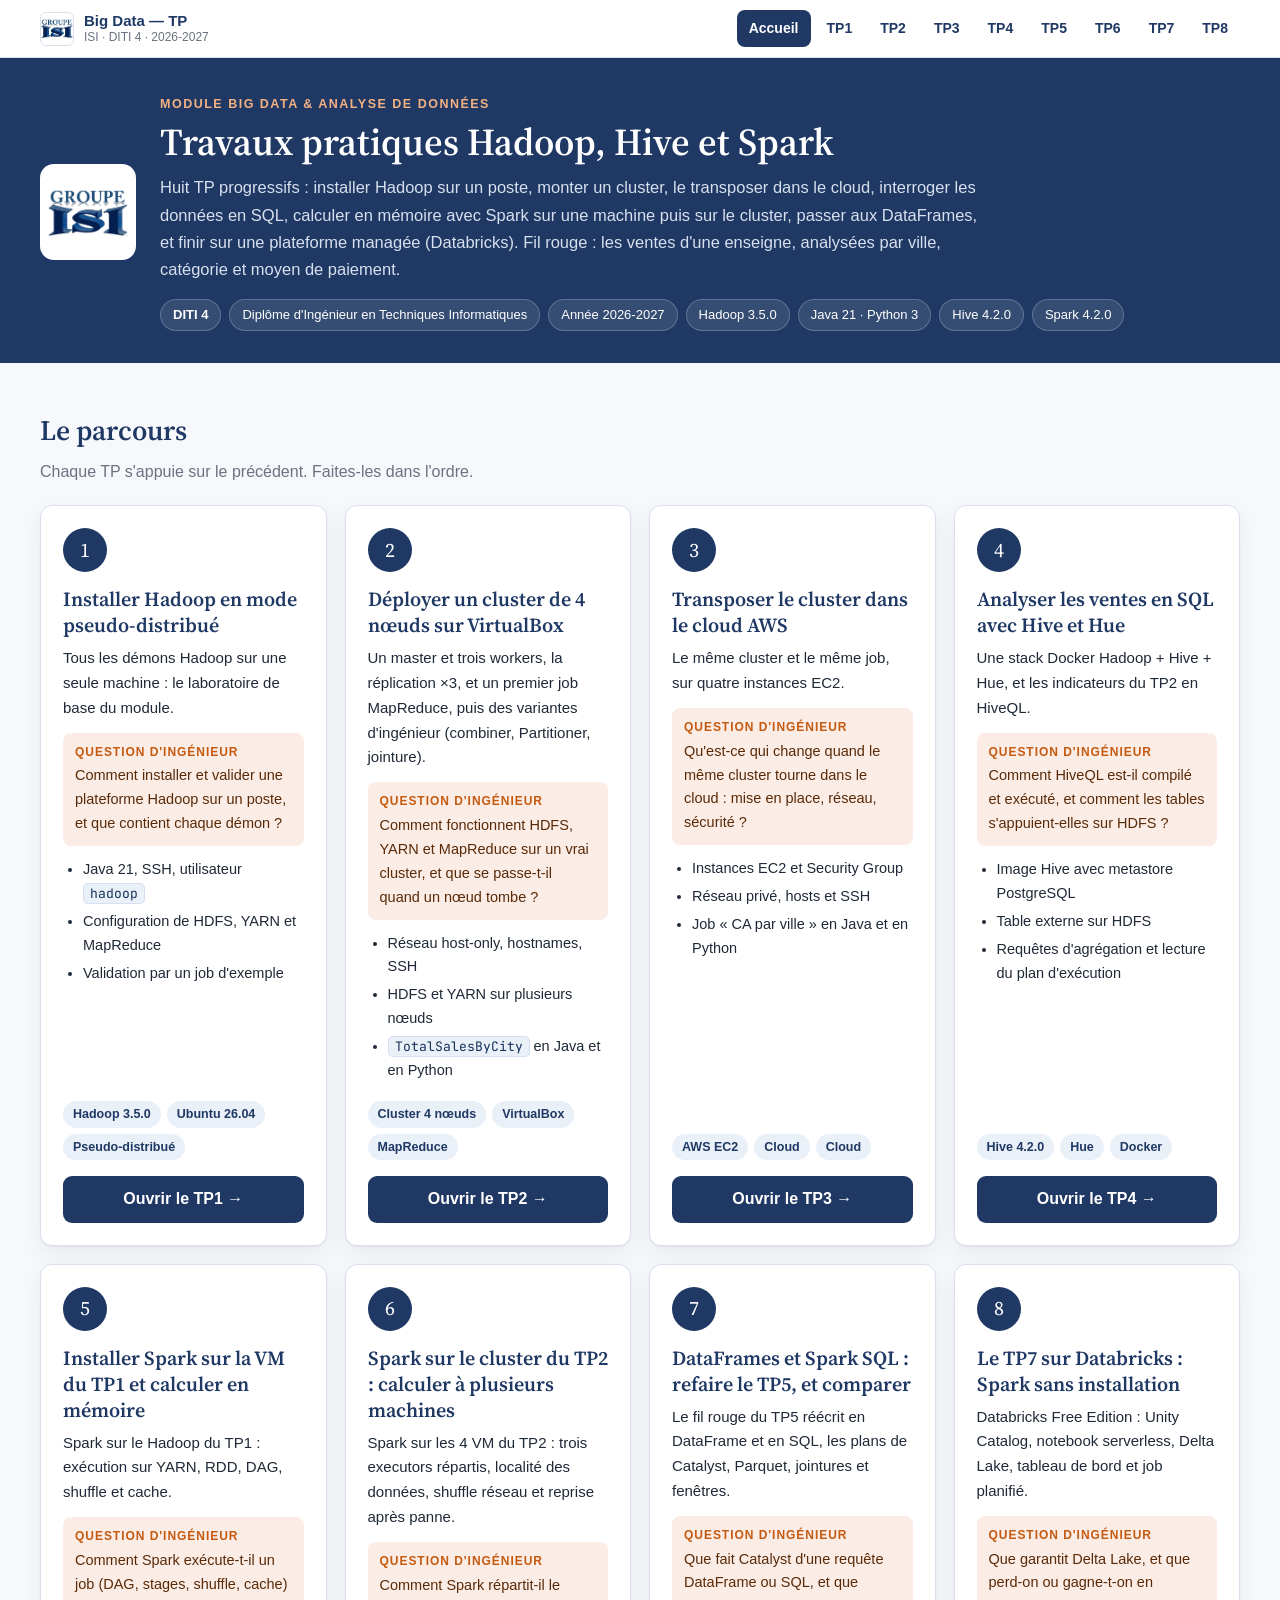
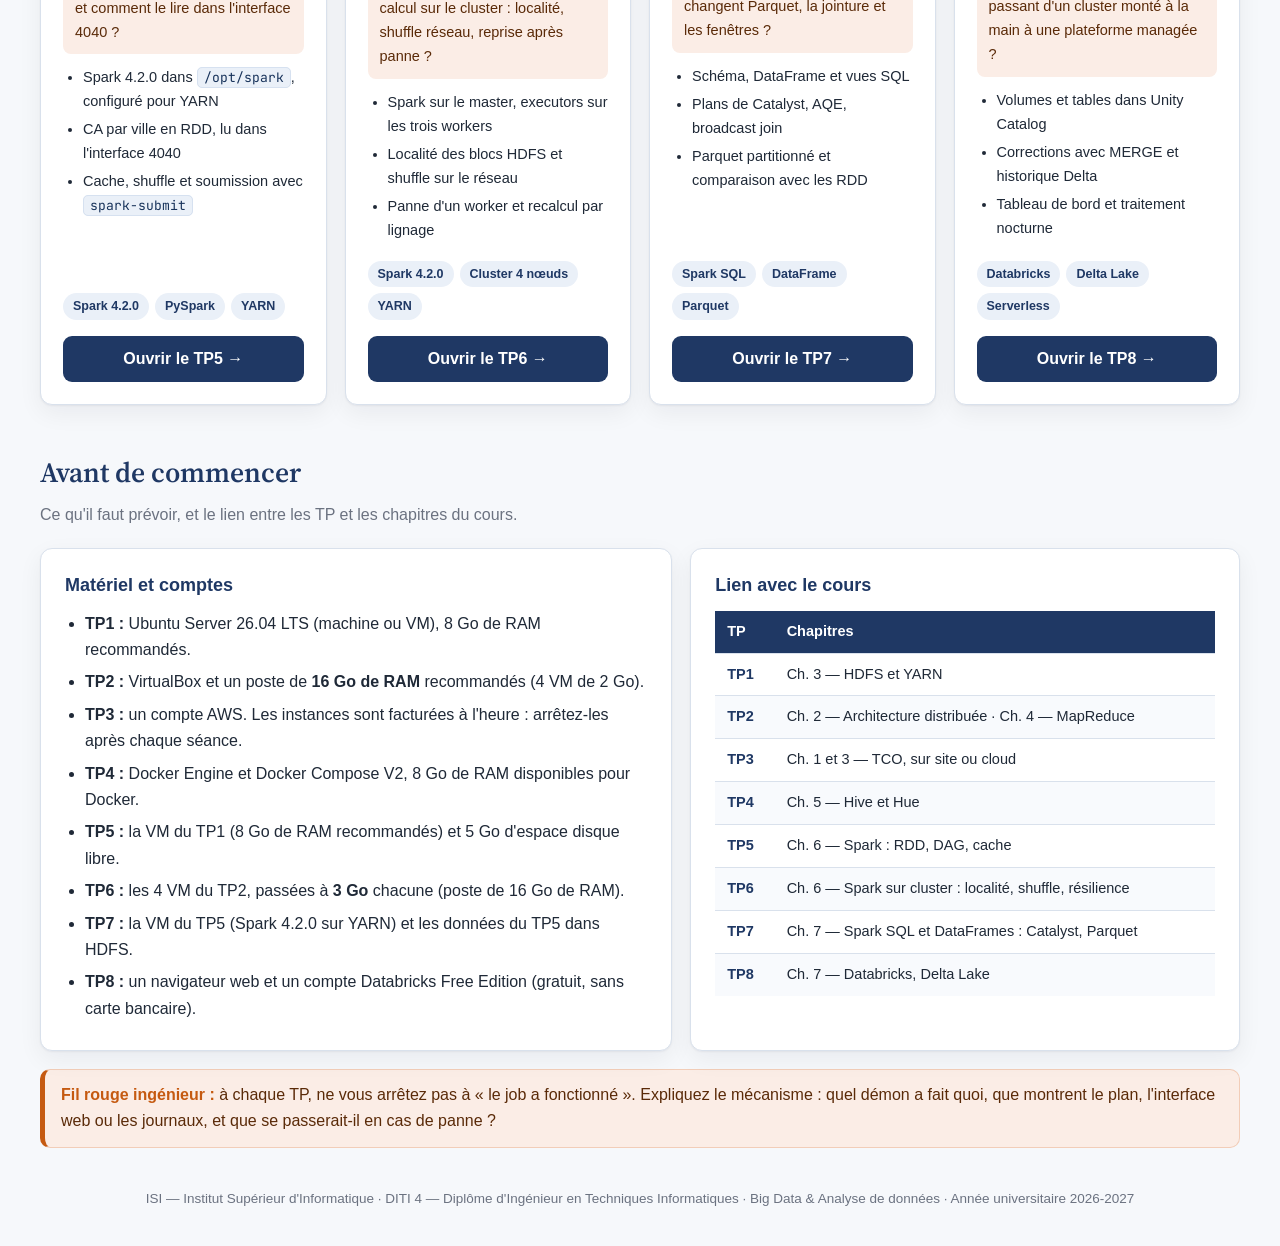
<file: index.html>
<!DOCTYPE html>
<html lang="fr">
<head>
  <meta charset="UTF-8">
  <meta name="viewport" content="width=device-width, initial-scale=1.0">
  <title>Travaux pratiques Big Data — ISI DITI 4</title>
  <meta name="description" content="Portail des travaux pratiques du module Big Data &amp; Analyse de données — ISI, DITI 4 (Diplôme d'Ingénieur en Techniques Informatiques), année 2026-2027.">
  <link rel="preconnect" href="https://fonts.googleapis.com">
  <link rel="preconnect" href="https://fonts.gstatic.com" crossorigin>
  <link href="https://fonts.googleapis.com/css2?family=JetBrains+Mono:wght@400;500&family=Source+Serif+4:opsz,wght@8..60,600&display=swap" rel="stylesheet">
  <link rel="stylesheet" href="assets/tp.css">
  <style>
    .wrap { max-width: 1240px; margin: 0 auto; padding: 0 20px; }
    .section-title { font-family: var(--serif); font-weight: 600; color: var(--navy); font-size: 28px; margin: 44px 0 6px; }
    .section-sub { color: var(--muted); margin: 0 0 20px; }
    .tp-grid { display: grid; grid-template-columns: repeat(auto-fit, minmax(270px, 1fr)); gap: 18px; }
    .tp-card { display: flex; flex-direction: column; padding: 22px; position: relative; overflow: hidden; }
    .tp-num {
      width: 44px; height: 44px; border-radius: 50%; display: flex; align-items: center; justify-content: center;
      background: var(--navy); color: #fff; font-family: var(--serif); font-size: 20px; margin-bottom: 14px;
    }
    .tp-card h3 { font-family: var(--serif); font-weight: 600; color: var(--navy); font-size: 20px; line-height: 1.3; margin: 0 0 8px; }
    .tp-card p { margin: 0 0 12px; font-size: 15px; }
    .tp-q { background: var(--orange-tint); border-radius: 8px; padding: 10px 12px; font-size: 14.5px; color: #5a2a08; margin-bottom: 12px; }
    .tp-q b { color: var(--orange); display: block; font-size: 12px; text-transform: uppercase; letter-spacing: .08em; margin-bottom: 2px; }
    .tp-card ul { margin: 0 0 14px; padding-left: 20px; font-size: 14.5px; }
    .tp-card li { margin-bottom: 4px; }
    .tags { display: flex; flex-wrap: wrap; gap: 6px; margin: auto 0 16px; }
    .tag { font-size: 12.5px; font-weight: 600; color: var(--navy); background: var(--navy-tint); border-radius: 999px; padding: 3px 10px; }
    .btn {
      display: inline-flex; align-items: center; justify-content: center; gap: 6px; text-decoration: none;
      background: var(--navy); color: #fff; font-weight: 600; padding: 10px 16px; border-radius: 9px;
    }
    .btn:hover { background: var(--orange); color: #fff; }
    .two-col { display: grid; grid-template-columns: 1.15fr 1fr; gap: 18px; }
    .two-col .card { padding: 22px 24px; }
    .two-col h3 { margin: 0 0 10px; color: var(--navy); font-size: 18px; }
    .two-col ul { margin: 0; padding-left: 20px; }
    .two-col li { margin-bottom: 6px; }
    .map td:first-child { white-space: nowrap; font-weight: 600; color: var(--navy); }
    .fil { margin-top: 18px; }
    @media (max-width: 860px) { .two-col { grid-template-columns: 1fr; } }
  </style>
</head>
<body>
<header class="topbar">
  <div class="topbar-inner">
    <a class="brand" href="index.html"><img src="logo.jpg" alt="Logo ISI"><span>Big Data — TP<small>ISI · DITI 4 · 2026-2027</small></span></a>
    <nav class="nav" aria-label="Navigation des TP">
      <a href="index.html">Accueil</a>
      <a href="tp1.html">TP1</a>
      <a href="tp2.html">TP2</a>
      <a href="tp3.html">TP3</a>
      <a href="tp4.html">TP4</a>
      <a href="tp5.html">TP5</a>
      <a href="tp6.html">TP6</a>
      <a href="tp7.html">TP7</a>
      <a href="tp8.html">TP8</a>
    </nav>
  </div>
</header>

<header class="doc-hero">
  <div class="doc-hero-inner">
    <div class="logo-tile"><img src="logo.jpg" alt="Logo ISI"></div>
    <div>
      <p class="eyebrow">Module Big Data &amp; Analyse de données</p>
      <h1>Travaux pratiques Hadoop, Hive et Spark</h1>
      <p class="lead">Huit TP progressifs : installer Hadoop sur un poste, monter un cluster, le transposer dans le cloud, interroger les données en SQL, calculer en mémoire avec Spark sur une machine puis sur le cluster, passer aux DataFrames, et finir sur une plateforme managée (Databricks). Fil rouge : les ventes d'une enseigne, analysées par ville, catégorie et moyen de paiement.</p>
      <div class="chips">
        <span class="chip"><b>DITI 4</b></span>
        <span class="chip">Diplôme d'Ingénieur en Techniques Informatiques</span>
        <span class="chip">Année 2026-2027</span>
        <span class="chip">Hadoop 3.5.0</span>
        <span class="chip">Java 21 · Python 3</span>
        <span class="chip">Hive 4.2.0</span>
        <span class="chip">Spark 4.2.0</span>
      </div>
    </div>
  </div>
</header>

<main class="wrap">
  <h2 class="section-title">Le parcours</h2>
  <p class="section-sub">Chaque TP s'appuie sur le précédent. Faites-les dans l'ordre.</p>

  <div class="tp-grid">
    <article class="card tp-card">
      <div class="tp-num">1</div>
      <h3>Installer Hadoop en mode pseudo-distribué</h3>
      <p>Tous les démons Hadoop sur une seule machine : le laboratoire de base du module.</p>
      <div class="tp-q"><b>Question d'ingénieur</b>Comment installer et valider une plateforme Hadoop sur un poste, et que contient chaque démon ?</div>
      <ul>
        <li>Java 21, SSH, utilisateur <code>hadoop</code></li>
        <li>Configuration de HDFS, YARN et MapReduce</li>
        <li>Validation par un job d'exemple</li>
      </ul>
      <div class="tags"><span class="tag">Hadoop 3.5.0</span><span class="tag">Ubuntu 26.04</span><span class="tag">Pseudo-distribué</span></div>
      <a class="btn" href="tp1.html">Ouvrir le TP1 →</a>
    </article>

    <article class="card tp-card">
      <div class="tp-num">2</div>
      <h3>Déployer un cluster de 4 nœuds sur VirtualBox</h3>
      <p>Un master et trois workers, la réplication ×3, et un premier job MapReduce, puis des variantes d'ingénieur (combiner, Partitioner, jointure).</p>
      <div class="tp-q"><b>Question d'ingénieur</b>Comment fonctionnent HDFS, YARN et MapReduce sur un vrai cluster, et que se passe-t-il quand un nœud tombe ?</div>
      <ul>
        <li>Réseau host-only, hostnames, SSH</li>
        <li>HDFS et YARN sur plusieurs nœuds</li>
        <li><code>TotalSalesByCity</code> en Java et en Python</li>
      </ul>
      <div class="tags"><span class="tag">Cluster 4 nœuds</span><span class="tag">VirtualBox</span><span class="tag">MapReduce</span></div>
      <a class="btn" href="tp2.html">Ouvrir le TP2 →</a>
    </article>

    <article class="card tp-card">
      <div class="tp-num">3</div>
      <h3>Transposer le cluster dans le cloud AWS</h3>
      <p>Le même cluster et le même job, sur quatre instances EC2.</p>
      <div class="tp-q"><b>Question d'ingénieur</b>Qu'est-ce qui change quand le même cluster tourne dans le cloud : mise en place, réseau, sécurité ?</div>
      <ul>
        <li>Instances EC2 et Security Group</li>
        <li>Réseau privé, hosts et SSH</li>
        <li>Job « CA par ville » en Java et en Python</li>
      </ul>
      <div class="tags"><span class="tag">AWS EC2</span><span class="tag">Cloud</span><span class="tag">Cloud</span></div>
      <a class="btn" href="tp3.html">Ouvrir le TP3 →</a>
    </article>

    <article class="card tp-card">
      <div class="tp-num">4</div>
      <h3>Analyser les ventes en SQL avec Hive et Hue</h3>
      <p>Une stack Docker Hadoop + Hive + Hue, et les indicateurs du TP2 en HiveQL.</p>
      <div class="tp-q"><b>Question d'ingénieur</b>Comment HiveQL est-il compilé et exécuté, et comment les tables s'appuient-elles sur HDFS ?</div>
      <ul>
        <li>Image Hive avec metastore PostgreSQL</li>
        <li>Table externe sur HDFS</li>
        <li>Requêtes d'agrégation et lecture du plan d'exécution</li>
      </ul>
      <div class="tags"><span class="tag">Hive 4.2.0</span><span class="tag">Hue</span><span class="tag">Docker</span></div>
      <a class="btn" href="tp4.html">Ouvrir le TP4 →</a>
    </article>

    <article class="card tp-card">
      <div class="tp-num">5</div>
      <h3>Installer Spark sur la VM du TP1 et calculer en mémoire</h3>
      <p>Spark sur le Hadoop du TP1 : exécution sur YARN, RDD, DAG, shuffle et cache.</p>
      <div class="tp-q"><b>Question d'ingénieur</b>Comment Spark exécute-t-il un job (DAG, stages, shuffle, cache) et comment le lire dans l'interface 4040 ?</div>
      <ul>
        <li>Spark 4.2.0 dans <code>/opt/spark</code>, configuré pour YARN</li>
        <li>CA par ville en RDD, lu dans l'interface 4040</li>
        <li>Cache, shuffle et soumission avec <code>spark-submit</code></li>
      </ul>
      <div class="tags"><span class="tag">Spark 4.2.0</span><span class="tag">PySpark</span><span class="tag">YARN</span></div>
      <a class="btn" href="tp5.html">Ouvrir le TP5 →</a>
    </article>

    <article class="card tp-card">
      <div class="tp-num">6</div>
      <h3>Spark sur le cluster du TP2 : calculer à plusieurs machines</h3>
      <p>Spark sur les 4 VM du TP2 : trois executors répartis, localité des données, shuffle réseau et reprise après panne.</p>
      <div class="tp-q"><b>Question d'ingénieur</b>Comment Spark répartit-il le calcul sur le cluster : localité, shuffle réseau, reprise après panne ?</div>
      <ul>
        <li>Spark sur le master, executors sur les trois workers</li>
        <li>Localité des blocs HDFS et shuffle sur le réseau</li>
        <li>Panne d'un worker et recalcul par lignage</li>
      </ul>
      <div class="tags"><span class="tag">Spark 4.2.0</span><span class="tag">Cluster 4 nœuds</span><span class="tag">YARN</span></div>
      <a class="btn" href="tp6.html">Ouvrir le TP6 →</a>
    </article>

    <article class="card tp-card">
      <div class="tp-num">7</div>
      <h3>DataFrames et Spark SQL : refaire le TP5, et comparer</h3>
      <p>Le fil rouge du TP5 réécrit en DataFrame et en SQL, les plans de Catalyst, Parquet, jointures et fenêtres.</p>
      <div class="tp-q"><b>Question d'ingénieur</b>Que fait Catalyst d'une requête DataFrame ou SQL, et que changent Parquet, la jointure et les fenêtres ?</div>
      <ul>
        <li>Schéma, DataFrame et vues SQL</li>
        <li>Plans de Catalyst, AQE, broadcast join</li>
        <li>Parquet partitionné et comparaison avec les RDD</li>
      </ul>
      <div class="tags"><span class="tag">Spark SQL</span><span class="tag">DataFrame</span><span class="tag">Parquet</span></div>
      <a class="btn" href="tp7.html">Ouvrir le TP7 →</a>
    </article>

    <article class="card tp-card">
      <div class="tp-num">8</div>
      <h3>Le TP7 sur Databricks : Spark sans installation</h3>
      <p>Databricks Free Edition : Unity Catalog, notebook serverless, Delta Lake, tableau de bord et job planifié.</p>
      <div class="tp-q"><b>Question d'ingénieur</b>Que garantit Delta Lake, et que perd-on ou gagne-t-on en passant d'un cluster monté à la main à une plateforme managée ?</div>
      <ul>
        <li>Volumes et tables dans Unity Catalog</li>
        <li>Corrections avec MERGE et historique Delta</li>
        <li>Tableau de bord et traitement nocturne</li>
      </ul>
      <div class="tags"><span class="tag">Databricks</span><span class="tag">Delta Lake</span><span class="tag">Serverless</span></div>
      <a class="btn" href="tp8.html">Ouvrir le TP8 →</a>
    </article>
  </div>

  <h2 class="section-title">Avant de commencer</h2>
  <p class="section-sub">Ce qu'il faut prévoir, et le lien entre les TP et les chapitres du cours.</p>
  <div class="two-col">
    <div class="card">
      <h3>Matériel et comptes</h3>
      <ul>
        <li><strong>TP1 :</strong> Ubuntu Server 26.04 LTS (machine ou VM), 8 Go de RAM recommandés.</li>
        <li><strong>TP2 :</strong> VirtualBox et un poste de <strong>16 Go de RAM</strong> recommandés (4 VM de 2 Go).</li>
        <li><strong>TP3 :</strong> un compte AWS. Les instances sont facturées à l'heure : arrêtez-les après chaque séance.</li>
        <li><strong>TP4 :</strong> Docker Engine et Docker Compose V2, 8 Go de RAM disponibles pour Docker.</li>
        <li><strong>TP5 :</strong> la VM du TP1 (8 Go de RAM recommandés) et 5 Go d'espace disque libre.</li>
        <li><strong>TP6 :</strong> les 4 VM du TP2, passées à <strong>3 Go</strong> chacune (poste de 16 Go de RAM).</li>
        <li><strong>TP7 :</strong> la VM du TP5 (Spark 4.2.0 sur YARN) et les données du TP5 dans HDFS.</li>
        <li><strong>TP8 :</strong> un navigateur web et un compte Databricks Free Edition (gratuit, sans carte bancaire).</li>
      </ul>
    </div>
    <div class="card">
      <h3>Lien avec le cours</h3>
      <table class="map">
        <thead><tr><th>TP</th><th>Chapitres</th></tr></thead>
        <tbody>
          <tr><td>TP1</td><td>Ch. 3 — HDFS et YARN</td></tr>
          <tr><td>TP2</td><td>Ch. 2 — Architecture distribuée · Ch. 4 — MapReduce</td></tr>
          <tr><td>TP3</td><td>Ch. 1 et 3 — TCO, sur site ou cloud</td></tr>
          <tr><td>TP4</td><td>Ch. 5 — Hive et Hue</td></tr>
          <tr><td>TP5</td><td>Ch. 6 — Spark : RDD, DAG, cache</td></tr>
          <tr><td>TP6</td><td>Ch. 6 — Spark sur cluster : localité, shuffle, résilience</td></tr>
          <tr><td>TP7</td><td>Ch. 7 — Spark SQL et DataFrames : Catalyst, Parquet</td></tr>
          <tr><td>TP8</td><td>Ch. 7 — Databricks, Delta Lake</td></tr>
        </tbody>
      </table>
    </div>
  </div>

  <div class="box box-metier fil">
    <strong>Fil rouge ingénieur :</strong> à chaque TP, ne vous arrêtez pas à « le job a fonctionné ». Expliquez le mécanisme : quel démon a fait quoi, que montrent le plan, l'interface web ou les journaux, et que se passerait-il en cas de panne ?
  </div>
</main>

<footer class="site-footer" style="margin-top:32px">ISI — Institut Supérieur d'Informatique · DITI 4 — Diplôme d'Ingénieur en Techniques Informatiques · Big Data &amp; Analyse de données · Année universitaire 2026-2027</footer>
<script src="assets/tp.js"></script>
</body>
</html>
</file>
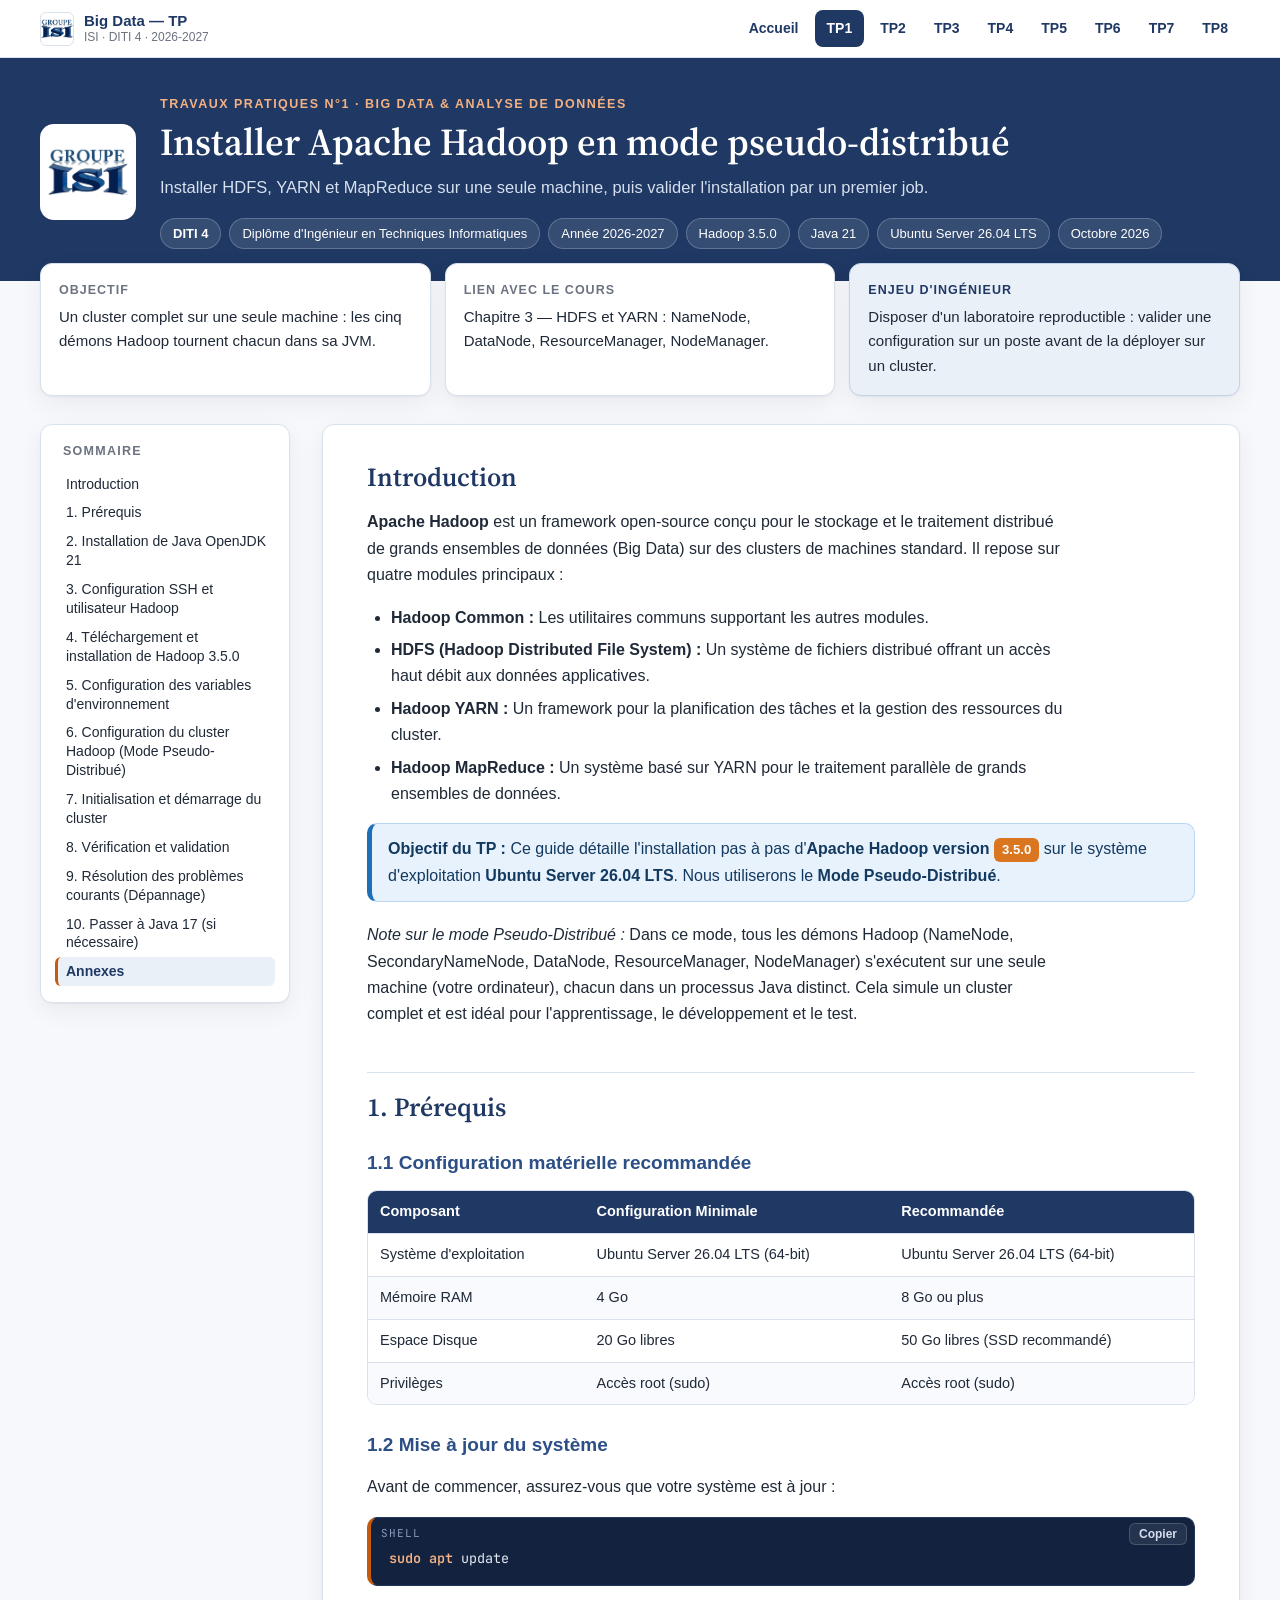
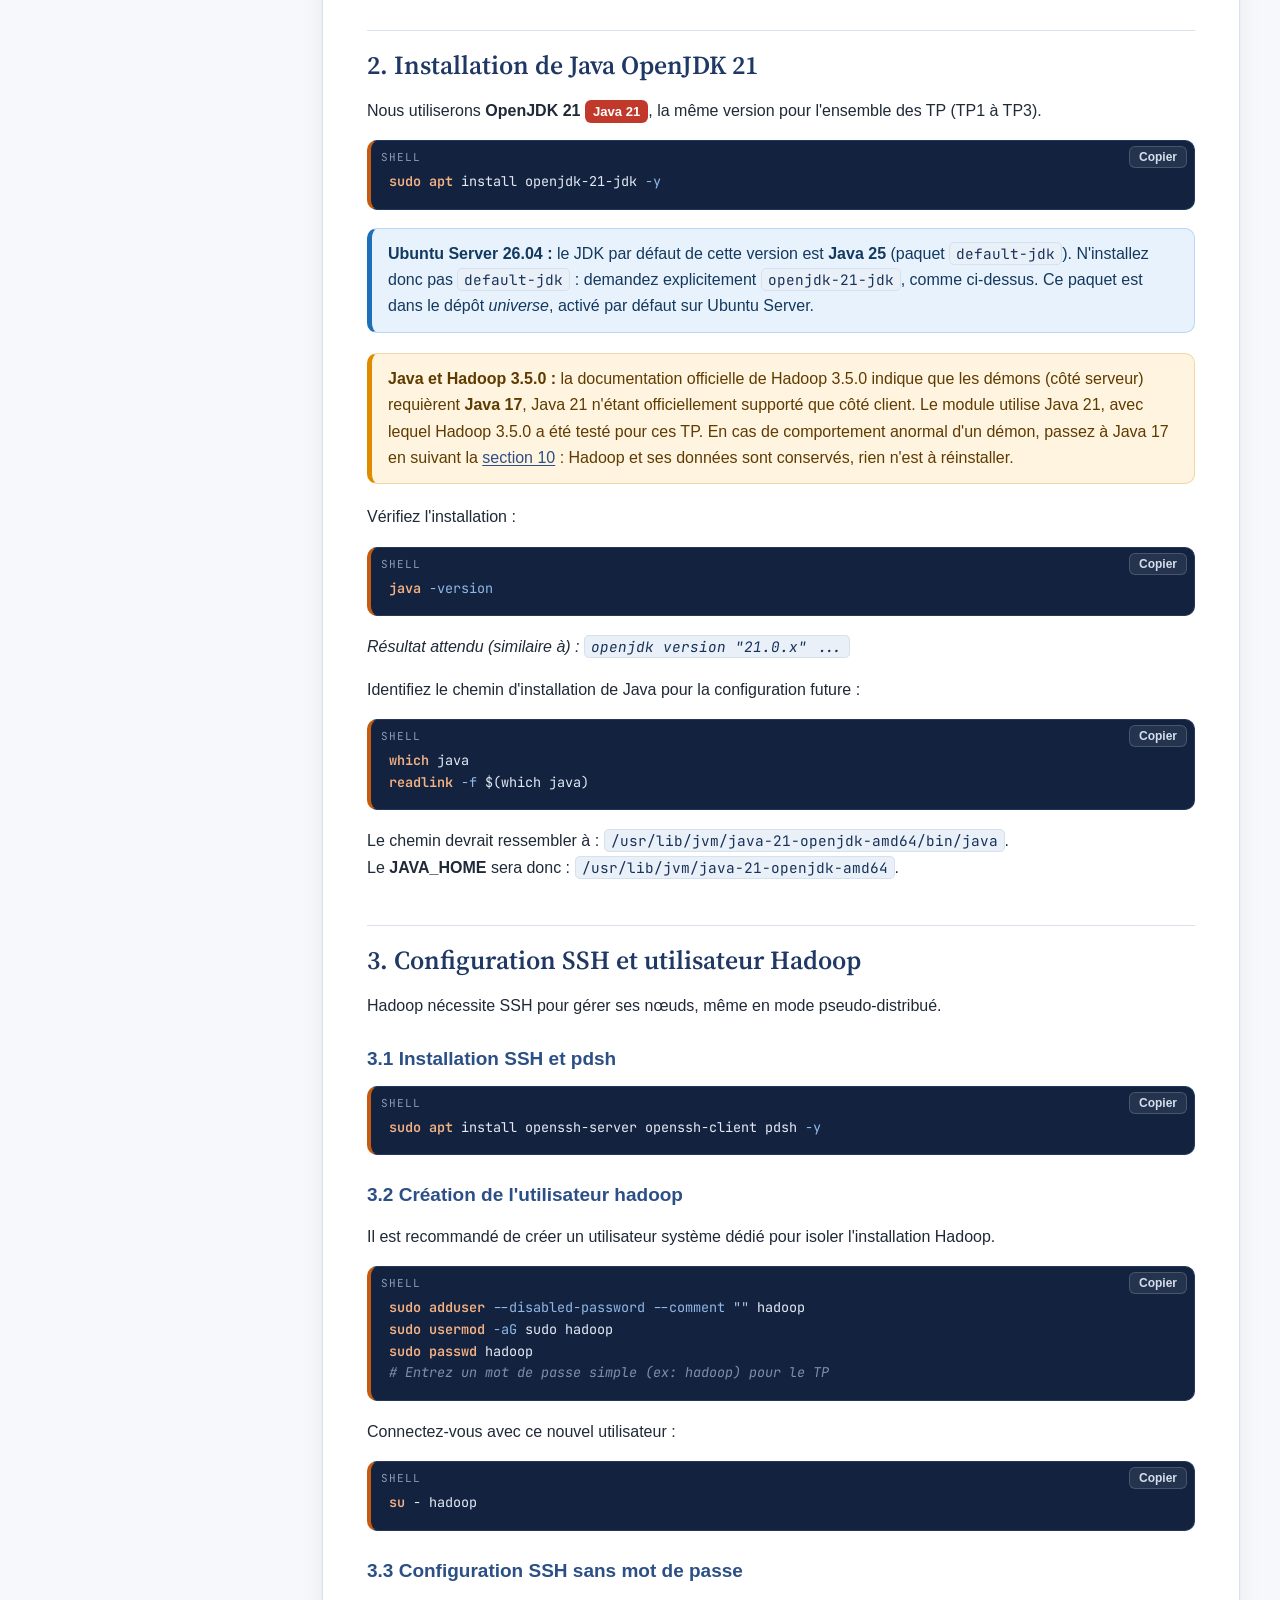
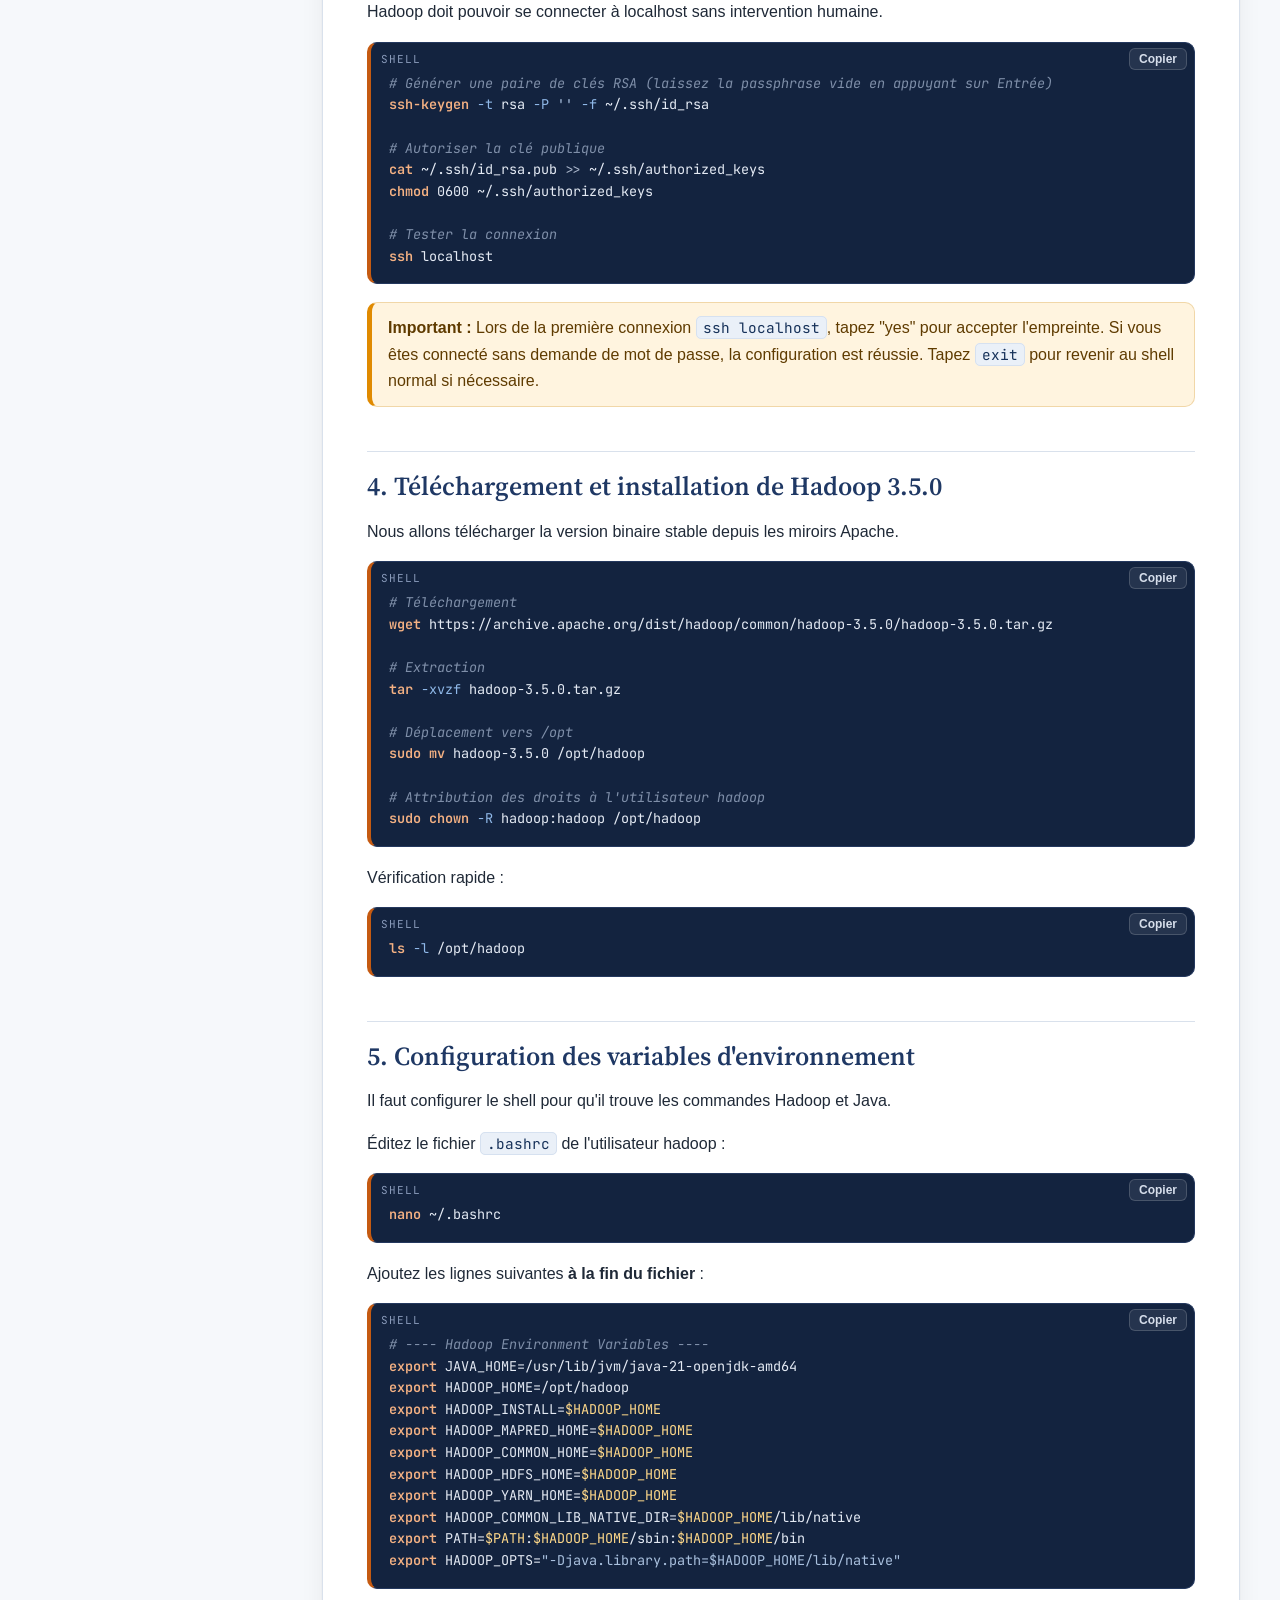
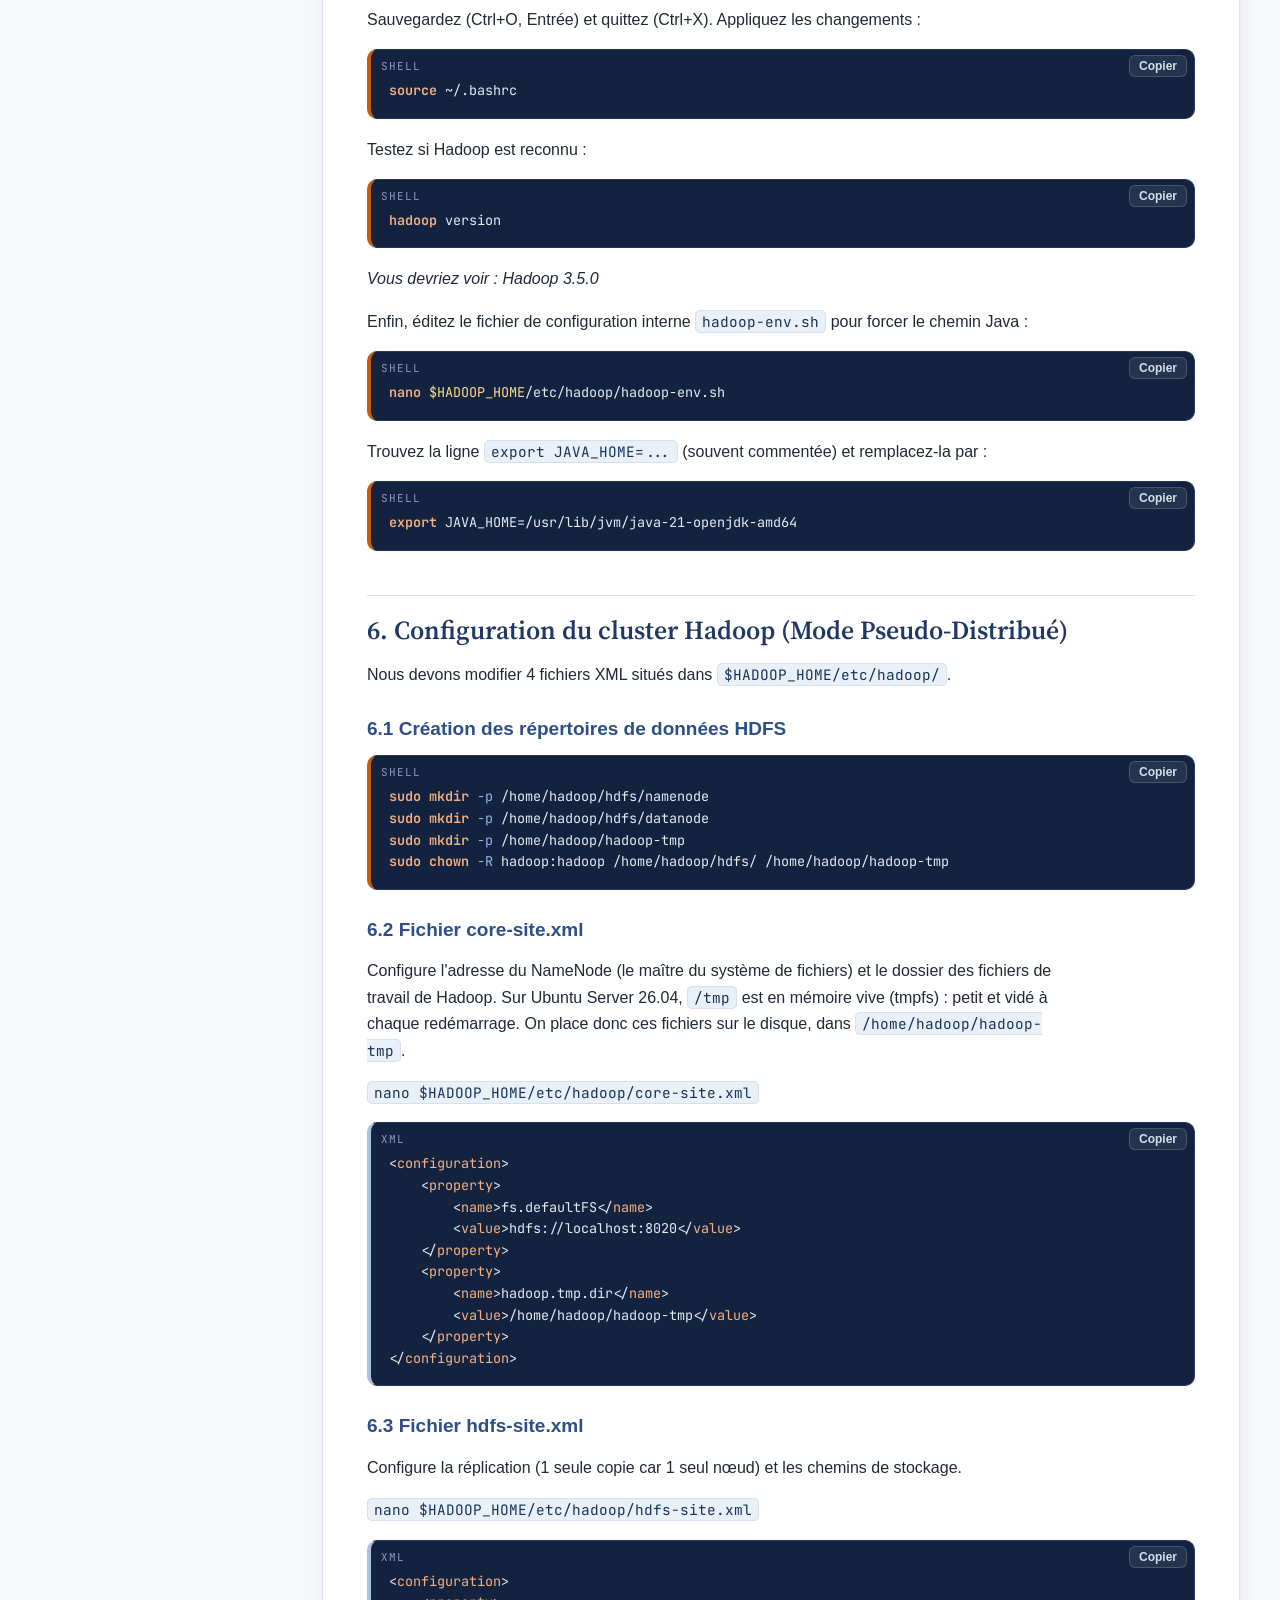
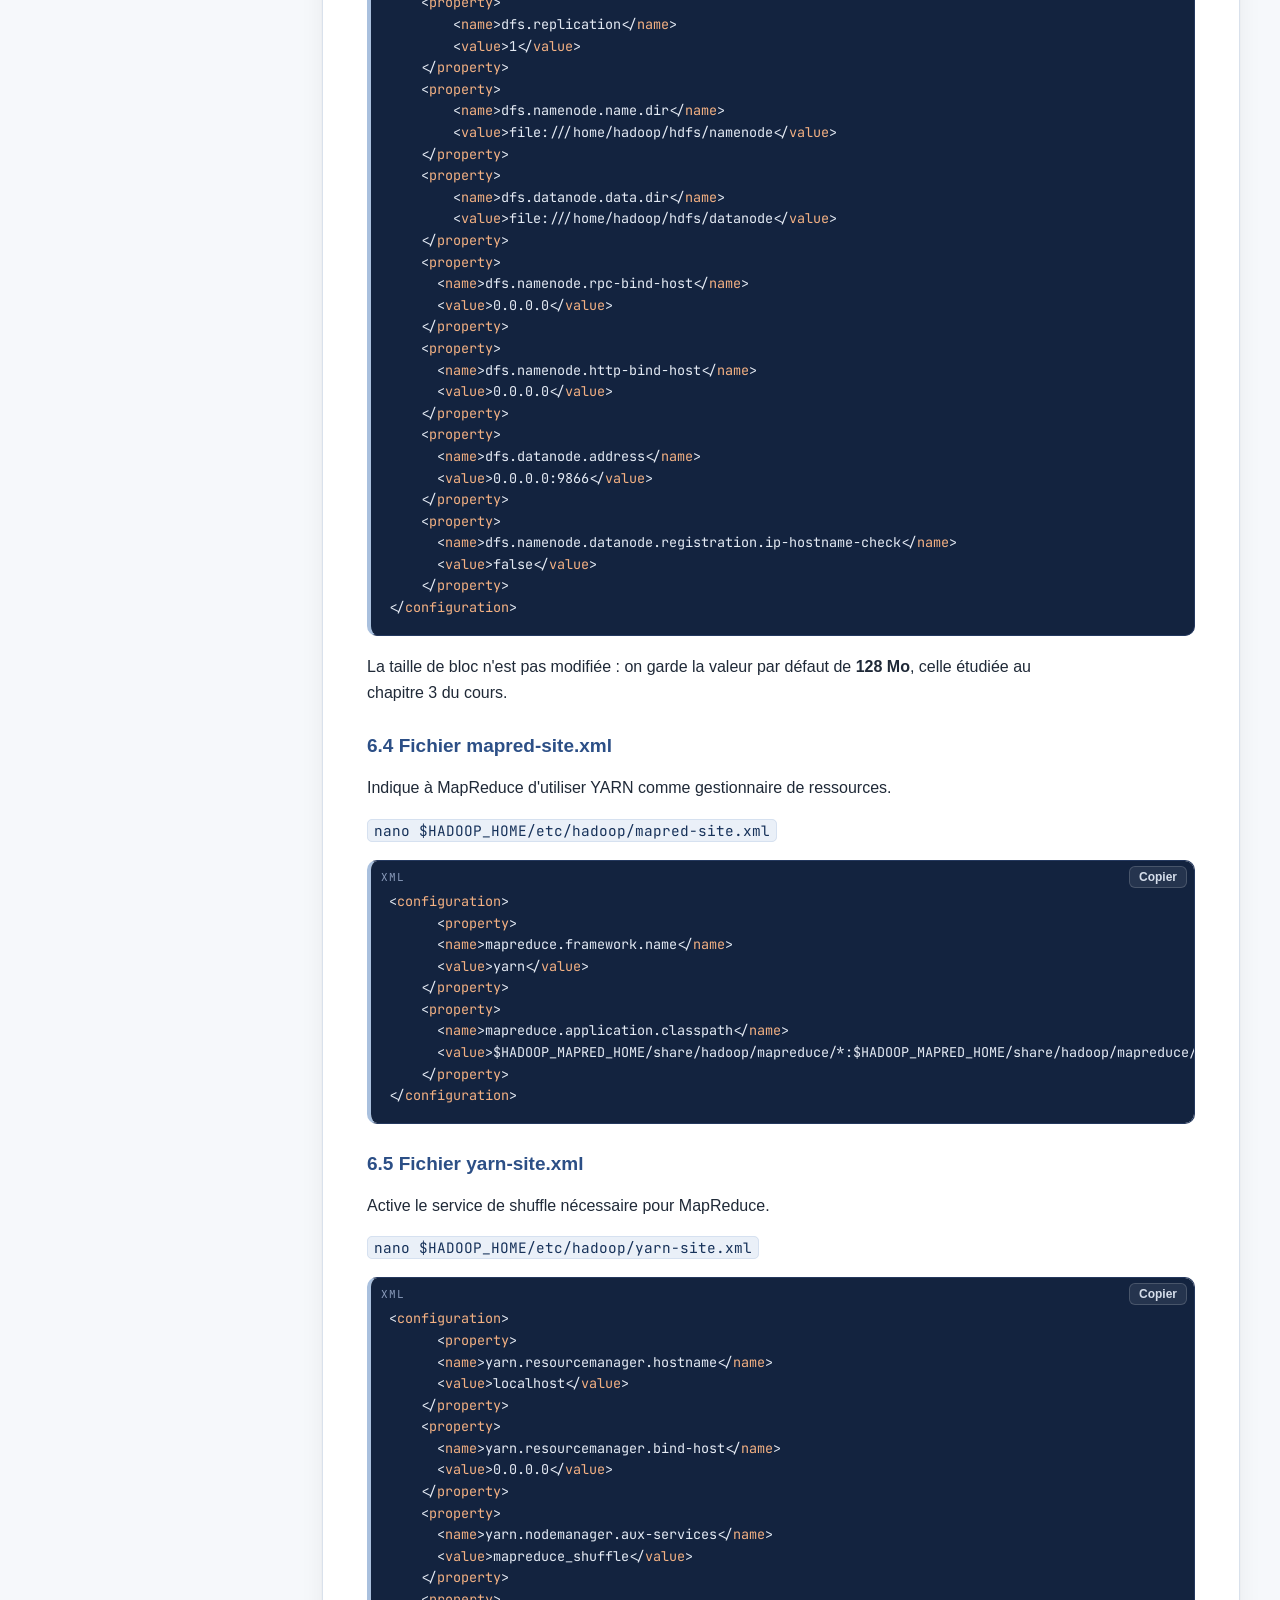
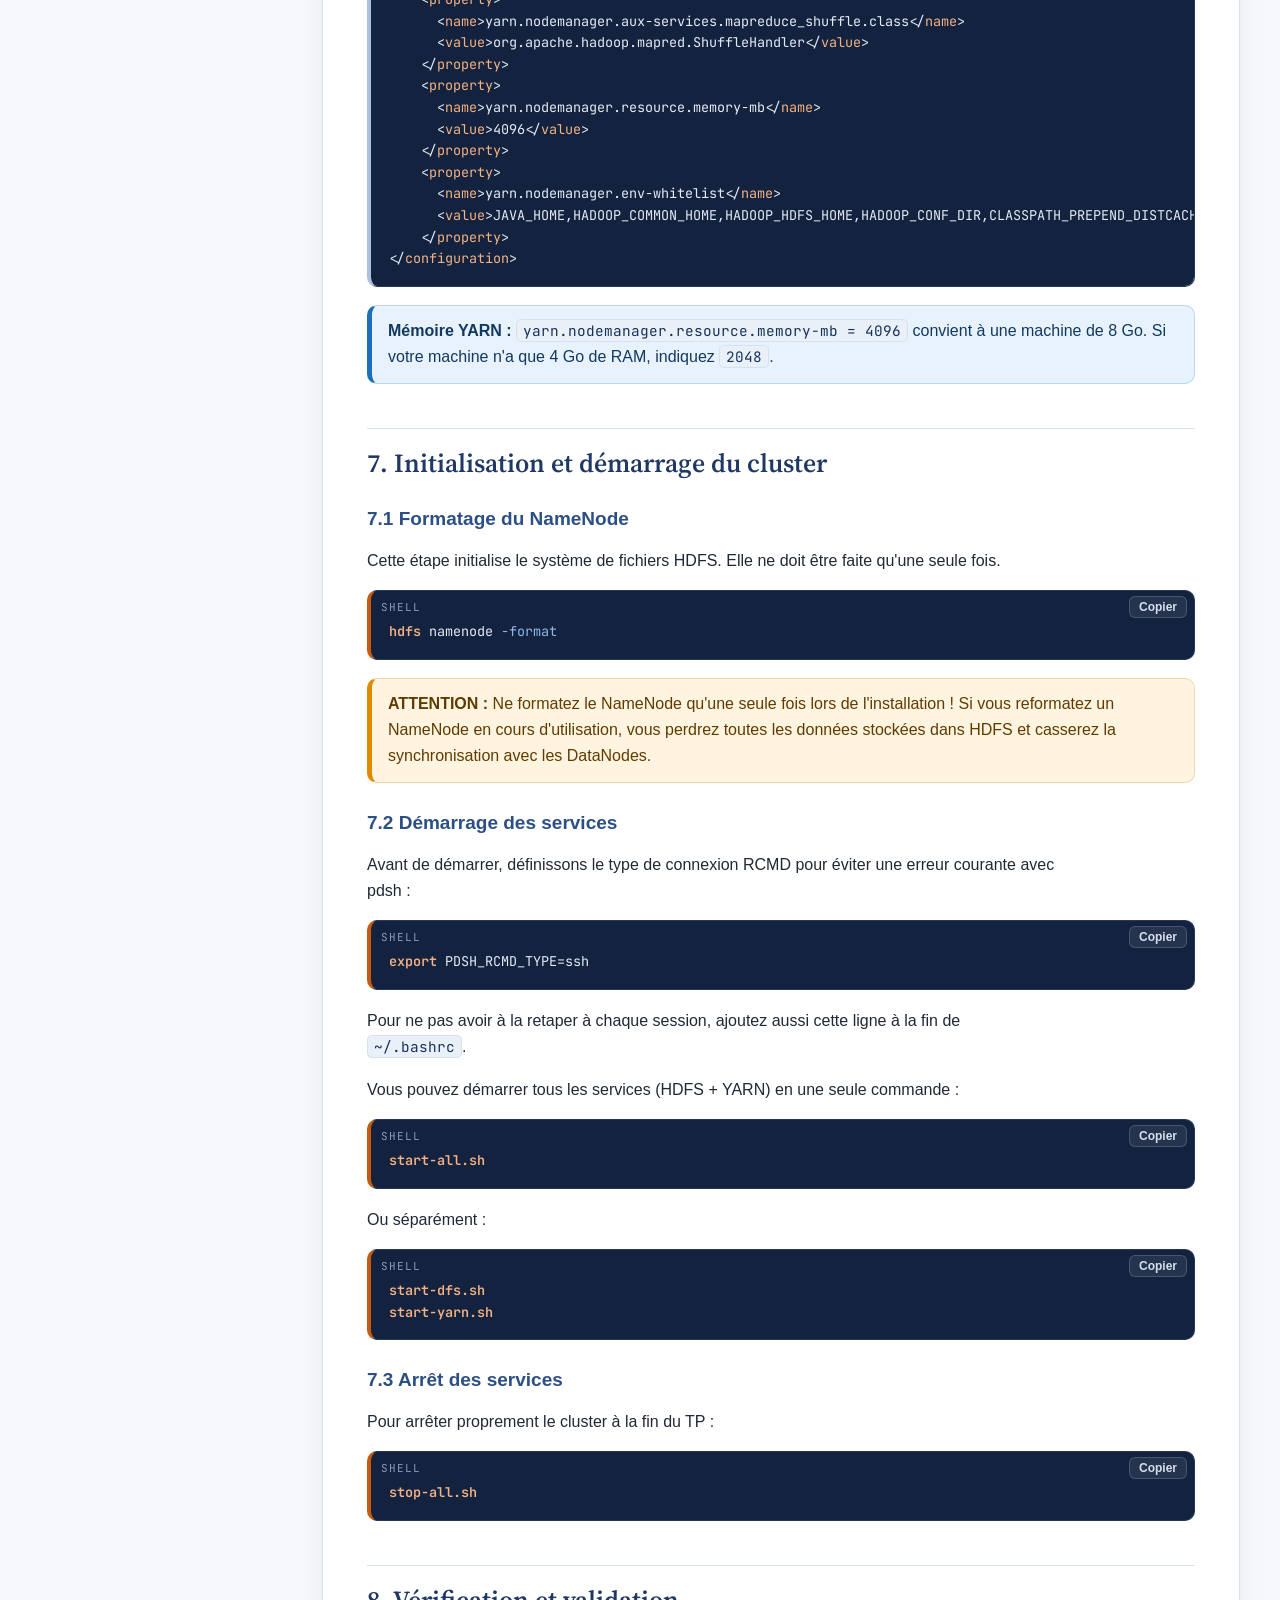
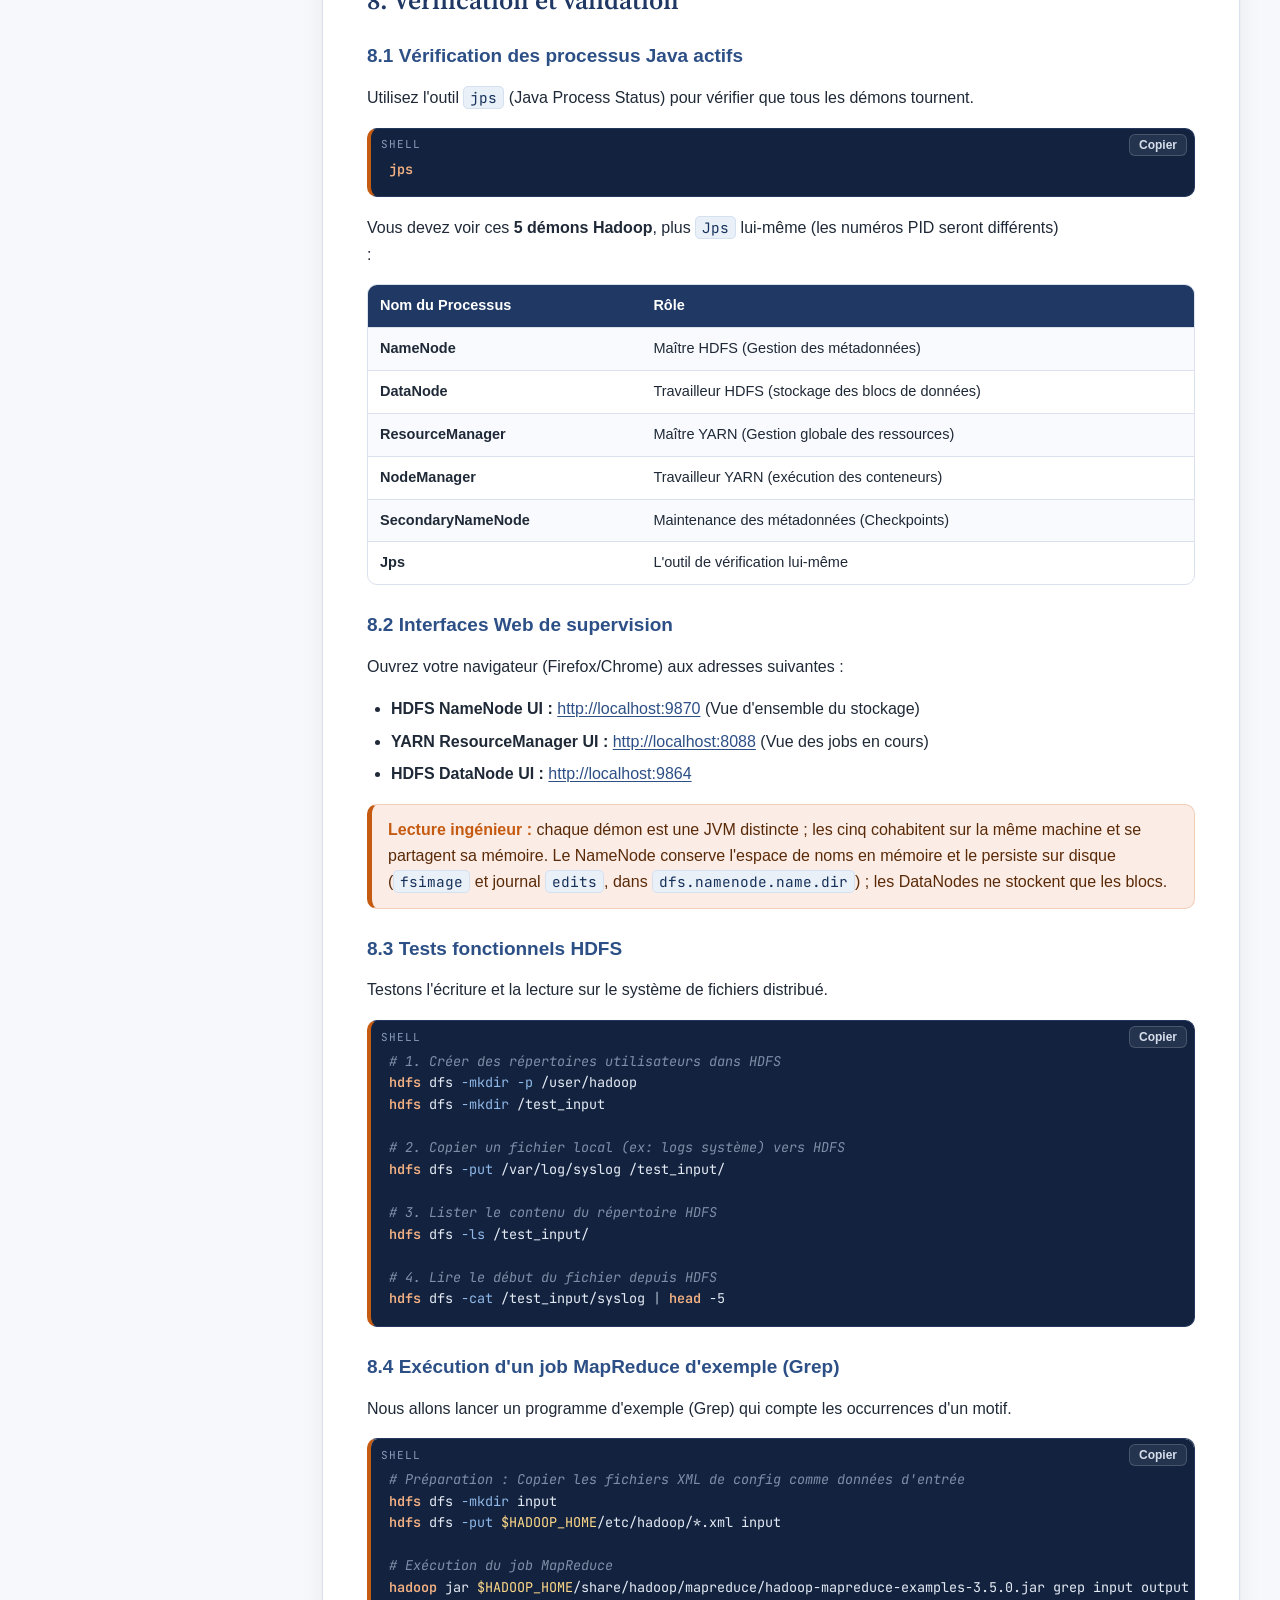
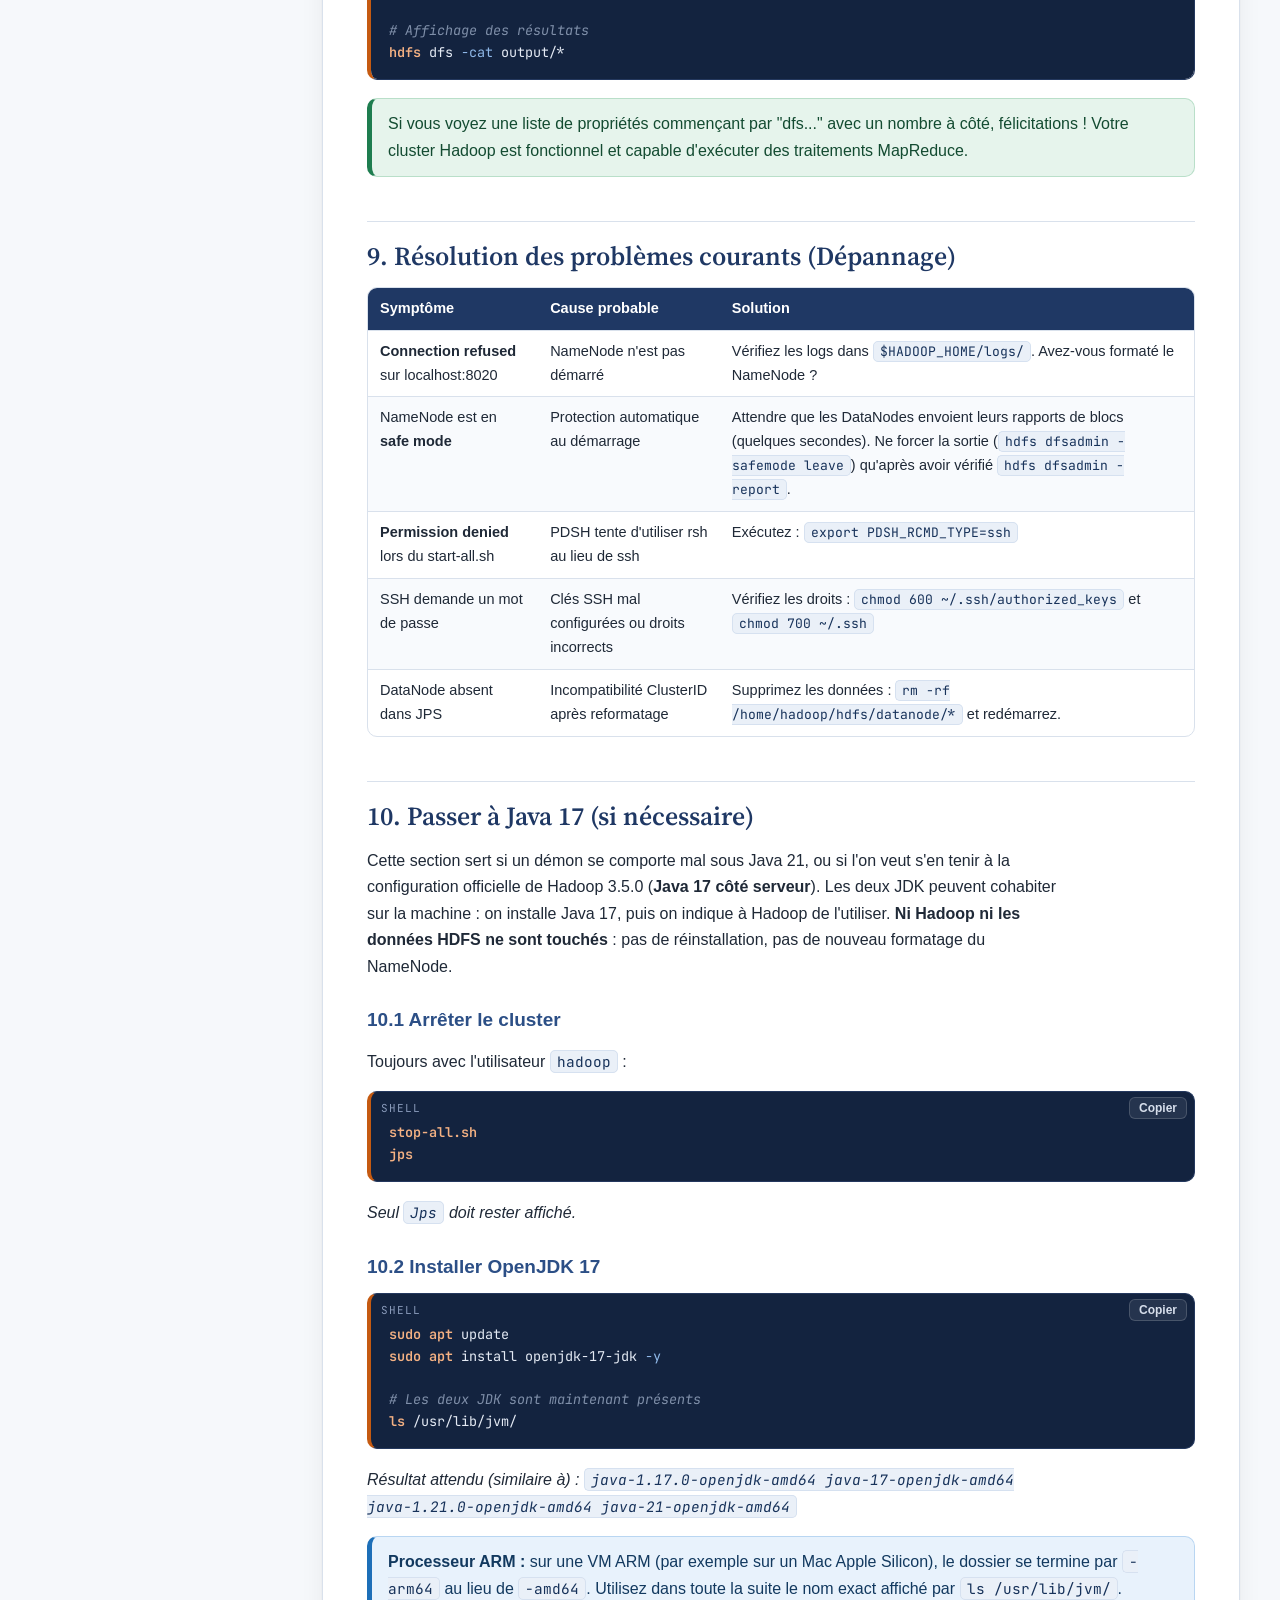
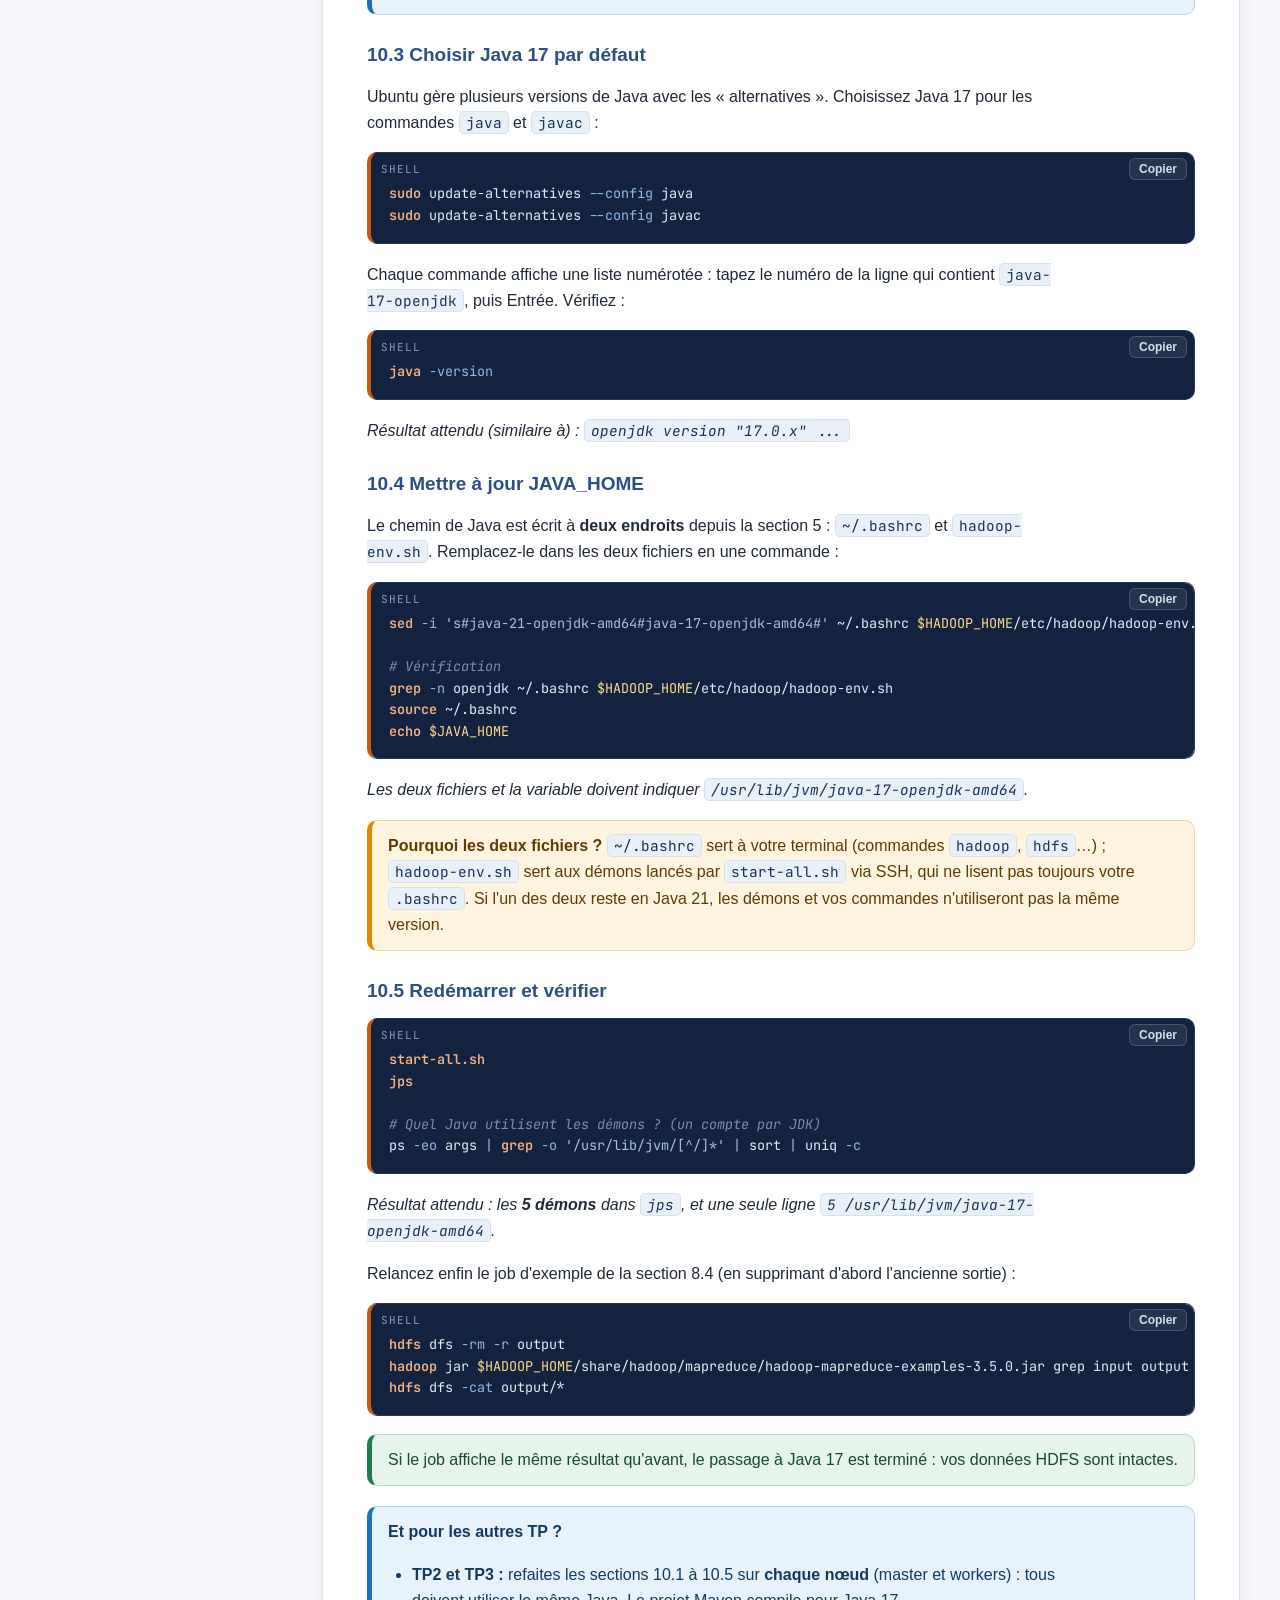
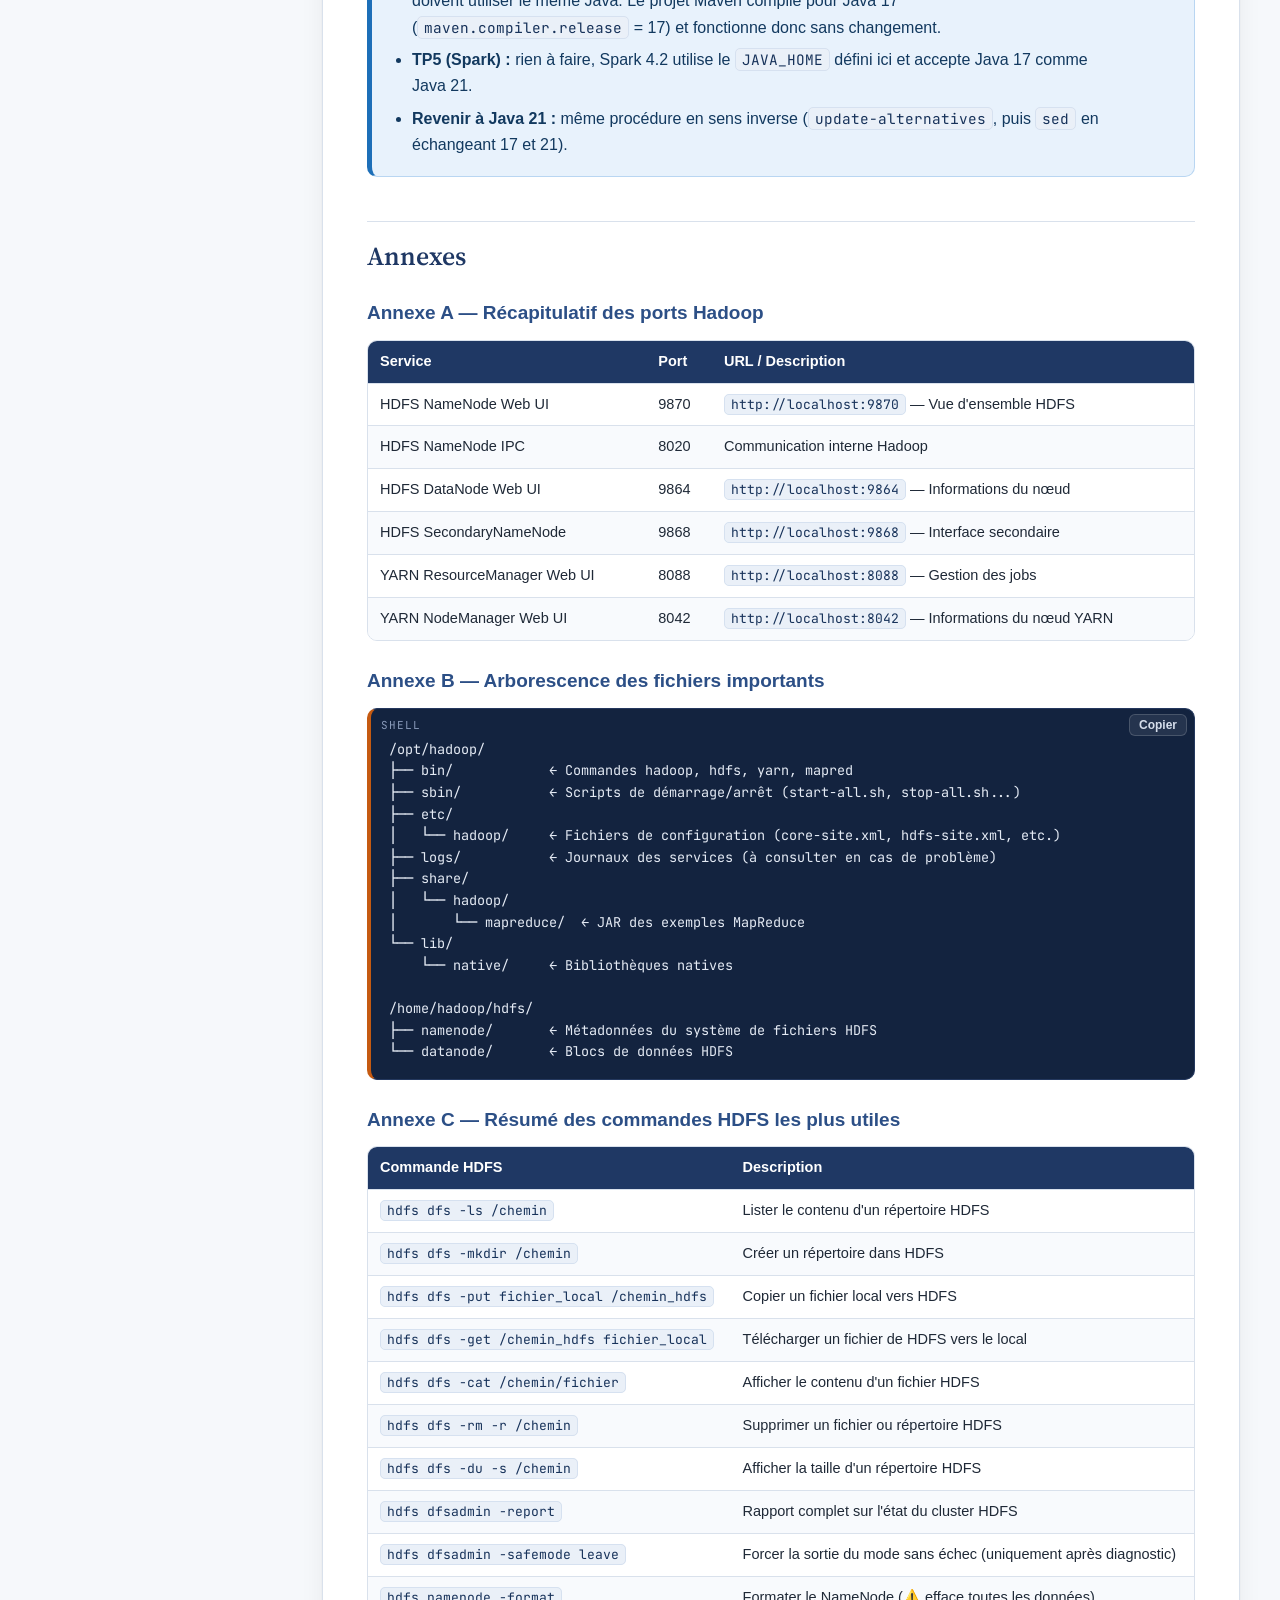
<file: tp1.html>
<!DOCTYPE html>
<html lang="fr">
<head>
  <meta charset="UTF-8">
  <meta name="viewport" content="width=device-width, initial-scale=1.0">
  <title>TP1 — Installation de Hadoop en pseudo-distribué — ISI DITI 4</title>
  <meta name="description" content="TP1 du module Big Data (ISI, DITI 4 — Diplôme d'Ingénieur en Techniques Informatiques) : installation d'Apache Hadoop 3.5.0 en mode pseudo-distribué.">
  <link rel="preconnect" href="https://fonts.googleapis.com">
  <link rel="preconnect" href="https://fonts.gstatic.com" crossorigin>
  <link href="https://fonts.googleapis.com/css2?family=JetBrains+Mono:wght@400;500&family=Source+Serif+4:opsz,wght@8..60,600&display=swap" rel="stylesheet">
  <link rel="stylesheet" href="assets/tp.css">
</head>
<body>
<header class="topbar">
  <div class="topbar-inner">
    <a class="brand" href="index.html"><img src="logo.jpg" alt="Logo ISI"><span>Big Data — TP<small>ISI · DITI 4 · 2026-2027</small></span></a>
    <nav class="nav" aria-label="Navigation des TP">
      <a href="index.html">Accueil</a>
      <a href="tp1.html">TP1</a>
      <a href="tp2.html">TP2</a>
      <a href="tp3.html">TP3</a>
      <a href="tp4.html">TP4</a>
      <a href="tp5.html">TP5</a>
      <a href="tp6.html">TP6</a>
      <a href="tp7.html">TP7</a>
      <a href="tp8.html">TP8</a>
    </nav>
  </div>
</header>
<header class="doc-hero">
  <div class="doc-hero-inner">
    <div class="logo-tile"><img src="logo.jpg" alt="Logo ISI"></div>
    <div>
      <p class="eyebrow">Travaux pratiques n°1 · Big Data &amp; Analyse de données</p>
      <h1>Installer Apache Hadoop en mode pseudo-distribué</h1>
      <p class="lead">Installer HDFS, YARN et MapReduce sur une seule machine, puis valider l'installation par un premier job.</p>
      <div class="chips"><span class="chip"><b>DITI 4</b></span><span class="chip">Diplôme d'Ingénieur en Techniques Informatiques</span><span class="chip">Année 2026-2027</span><span class="chip">Hadoop 3.5.0</span><span class="chip">Java 21</span><span class="chip">Ubuntu Server 26.04 LTS</span><span class="chip">Octobre 2026</span></div>
    </div>
  </div>
</header>
<section class="brief" aria-label="Fiche du TP"><div class="card"><h3>Objectif</h3><p>Un cluster complet sur une seule machine : les cinq démons Hadoop tournent chacun dans sa JVM.</p></div><div class="card"><h3>Lien avec le cours</h3><p>Chapitre 3 — HDFS et YARN : NameNode, DataNode, ResourceManager, NodeManager.</p></div><div class="card ing"><h3>Enjeu d'ingénieur</h3><p>Disposer d'un laboratoire reproductible : valider une configuration sur un poste avant de la déployer sur un cluster.</p></div></section>
<div class="doc-layout">
  <nav class="toc card" aria-label="Sommaire"><h2>Sommaire</h2><ol></ol></nav>
  <main class="doc">
<h2 id="introduction">Introduction</h2>
    <p>
      <strong>Apache Hadoop</strong> est un framework open-source conçu pour le stockage et le traitement distribué de
      grands ensembles de données (Big Data) sur des clusters de machines standard. Il repose sur quatre modules
      principaux :
    </p>
    <ul>
      <li><strong>Hadoop Common :</strong> Les utilitaires communs supportant les autres modules.</li>
      <li>
        <strong>HDFS (Hadoop Distributed File System) :</strong> Un système de fichiers distribué offrant un accès haut
        débit aux données applicatives.
      </li>
      <li>
        <strong>Hadoop YARN :</strong> Un framework pour la planification des tâches et la gestion des ressources du
        cluster.
      </li>
      <li>
        <strong>Hadoop MapReduce :</strong> Un système basé sur YARN pour le traitement parallèle de grands ensembles de
        données.
      </li>
    </ul>

    <div class="box box-info">
      <strong>Objectif du TP :</strong> Ce guide détaille l'installation pas à pas d'<strong>Apache Hadoop version</strong>
      <span class="badge badge-hadoop">3.5.0</span> sur le système d'exploitation <strong>Ubuntu Server 26.04 LTS</strong>.
      Nous utiliserons le <strong>Mode Pseudo-Distribué</strong>.
    </div>

    <p>
      <em>Note sur le mode Pseudo-Distribué :</em> Dans ce mode, tous les démons Hadoop (NameNode, SecondaryNameNode, DataNode,
      ResourceManager, NodeManager) s'exécutent sur une seule machine (votre ordinateur), chacun dans un processus Java
      distinct. Cela simule un cluster complet et est idéal pour l'apprentissage, le développement et le test.
    </p>
<h2 id="1-prerequis">1. Prérequis</h2>

    <h3>1.1 Configuration matérielle recommandée</h3>
    <table>
      <thead>
        <tr>
          <th>Composant</th>
          <th>Configuration Minimale</th>
          <th>Recommandée</th>
        </tr>
      </thead>
      <tbody>
        <tr>
          <td>Système d'exploitation</td>
          <td>Ubuntu Server 26.04 LTS (64-bit)</td>
          <td>Ubuntu Server 26.04 LTS (64-bit)</td>
        </tr>
        <tr>
          <td>Mémoire RAM</td>
          <td>4 Go</td>
          <td>8 Go ou plus</td>
        </tr>
        <tr>
          <td>Espace Disque</td>
          <td>20 Go libres</td>
          <td>50 Go libres (SSD recommandé)</td>
        </tr>
        <tr>
          <td>Privilèges</td>
          <td>Accès root (sudo)</td>
          <td>Accès root (sudo)</td>
        </tr>
      </tbody>
    </table>

    <h3>1.2 Mise à jour du système</h3>
    <p>Avant de commencer, assurez-vous que votre système est à jour :</p>
    <pre>sudo apt update
</pre>
<h2 id="2-installation-de-java-openjdk-21">2. Installation de Java OpenJDK 21</h2>
    <p>
      Nous utiliserons <strong>OpenJDK 21</strong> <span class="badge badge-java">Java 21</span>, la même version
      pour l'ensemble des TP (TP1 à TP3).
    </p>

    <pre>sudo apt install openjdk-21-jdk -y
</pre>
    <div class="box box-info">
      <strong>Ubuntu Server 26.04 :</strong> le JDK par défaut de cette version est <strong>Java 25</strong> (paquet <code>default-jdk</code>).
      N'installez donc pas <code>default-jdk</code> : demandez explicitement <code>openjdk-21-jdk</code>, comme ci-dessus.
      Ce paquet est dans le dépôt <em>universe</em>, activé par défaut sur Ubuntu Server.
    </div>

    <div class="box box-warning">
      <strong>Java et Hadoop 3.5.0 :</strong> la documentation officielle de Hadoop 3.5.0 indique que les démons (côté serveur) requièrent
      <strong>Java 17</strong>, Java 21 n'étant officiellement supporté que côté client. Le module utilise Java 21, avec lequel
      Hadoop 3.5.0 a été testé pour ces TP. En cas de comportement anormal d'un démon, passez à Java 17 en suivant la
      <a href="#10-passer-a-java-17">section 10</a> : Hadoop et ses données sont conservés, rien n'est à réinstaller.
    </div>

    <p>Vérifiez l'installation :</p>
    <pre>java -version
</pre>
    <p>
      <em>Résultat attendu (similaire à) : <code>openjdk version "21.0.x" ...</code></em>
    </p>

    <p>Identifiez le chemin d'installation de Java pour la configuration future :</p>
    <pre>which java
readlink -f $(which java)
</pre>
    <p>
      Le chemin devrait ressembler à : <code>/usr/lib/jvm/java-21-openjdk-amd64/bin/java</code>. <br>Le
      <strong>JAVA_HOME</strong> sera donc : <code>/usr/lib/jvm/java-21-openjdk-amd64</code>.
    </p>
<h2 id="3-configuration-ssh-et-utilisateur-hadoop">3. Configuration SSH et utilisateur Hadoop</h2>
    <p>Hadoop nécessite SSH pour gérer ses nœuds, même en mode pseudo-distribué.</p>

    <h3>3.1 Installation SSH et pdsh</h3>
    <pre>sudo apt install openssh-server openssh-client pdsh -y
</pre>

    <h3>3.2 Création de l'utilisateur hadoop</h3>
    <p>Il est recommandé de créer un utilisateur système dédié pour isoler l'installation Hadoop.</p>
    <pre>sudo adduser --disabled-password --comment "" hadoop
sudo usermod -aG sudo hadoop
sudo passwd hadoop
# Entrez un mot de passe simple (ex: hadoop) pour le TP
</pre>

    <p>Connectez-vous avec ce nouvel utilisateur :</p>
    <pre>su - hadoop
</pre>

    <h3>3.3 Configuration SSH sans mot de passe</h3>
    <p>Hadoop doit pouvoir se connecter à localhost sans intervention humaine.</p>
    <pre># Générer une paire de clés RSA (laissez la passphrase vide en appuyant sur Entrée)
ssh-keygen -t rsa -P '' -f ~/.ssh/id_rsa

# Autoriser la clé publique
cat ~/.ssh/id_rsa.pub &gt;&gt; ~/.ssh/authorized_keys
chmod 0600 ~/.ssh/authorized_keys

# Tester la connexion
ssh localhost
</pre>
    <div class="box box-warning">
      <strong>Important :</strong> Lors de la première connexion <code>ssh localhost</code>, tapez "yes" pour accepter
      l'empreinte. Si vous êtes connecté sans demande de mot de passe, la configuration est réussie. Tapez
      <code>exit</code> pour revenir au shell normal si nécessaire.
    </div>
<h2 id="4-telechargement-et-installation-de-hadoop-3-5-0">4. Téléchargement et installation de Hadoop 3.5.0</h2>
    <p>Nous allons télécharger la version binaire stable depuis les miroirs Apache.</p>

    <pre># Téléchargement
wget https://archive.apache.org/dist/hadoop/common/hadoop-3.5.0/hadoop-3.5.0.tar.gz

# Extraction
tar -xvzf hadoop-3.5.0.tar.gz

# Déplacement vers /opt 
sudo mv hadoop-3.5.0 /opt/hadoop

# Attribution des droits à l'utilisateur hadoop
sudo chown -R hadoop:hadoop /opt/hadoop
</pre>

    <p>Vérification rapide :</p>
    <pre>ls -l /opt/hadoop
</pre>
<h2 id="5-configuration-des-variables-d-environnement">5. Configuration des variables d'environnement</h2>
    <p>Il faut configurer le shell pour qu'il trouve les commandes Hadoop et Java.</p>

    <p>Éditez le fichier <code>.bashrc</code> de l'utilisateur hadoop :</p>
    <pre>nano ~/.bashrc
</pre>

    <p>Ajoutez les lignes suivantes <strong>à la fin du fichier</strong> :</p>
    <pre># ---- Hadoop Environment Variables ----
export JAVA_HOME=/usr/lib/jvm/java-21-openjdk-amd64
export HADOOP_HOME=/opt/hadoop
export HADOOP_INSTALL=$HADOOP_HOME
export HADOOP_MAPRED_HOME=$HADOOP_HOME
export HADOOP_COMMON_HOME=$HADOOP_HOME
export HADOOP_HDFS_HOME=$HADOOP_HOME
export HADOOP_YARN_HOME=$HADOOP_HOME
export HADOOP_COMMON_LIB_NATIVE_DIR=$HADOOP_HOME/lib/native
export PATH=$PATH:$HADOOP_HOME/sbin:$HADOOP_HOME/bin
export HADOOP_OPTS="-Djava.library.path=$HADOOP_HOME/lib/native"
</pre>

    <p>Sauvegardez (Ctrl+O, Entrée) et quittez (Ctrl+X). Appliquez les changements :</p>
    <pre>source ~/.bashrc
</pre>

    <p>Testez si Hadoop est reconnu :</p>
    <pre>hadoop version
</pre>
    <p><em>Vous devriez voir : Hadoop 3.5.0</em></p>

    <p>Enfin, éditez le fichier de configuration interne <code>hadoop-env.sh</code> pour forcer le chemin Java :</p>
    <pre>nano $HADOOP_HOME/etc/hadoop/hadoop-env.sh
</pre>
    <p>Trouvez la ligne <code>export JAVA_HOME=...</code> (souvent commentée) et remplacez-la par :</p>
    <pre>export JAVA_HOME=/usr/lib/jvm/java-21-openjdk-amd64
</pre>
<h2 id="6-configuration-du-cluster-hadoop-mode-pseudo-distribue">6. Configuration du cluster Hadoop (Mode Pseudo-Distribué)</h2>
    <p>Nous devons modifier 4 fichiers XML situés dans <code>$HADOOP_HOME/etc/hadoop/</code>.</p>

    <h3>6.1 Création des répertoires de données HDFS</h3>
    <pre>sudo mkdir -p /home/hadoop/hdfs/namenode
sudo mkdir -p /home/hadoop/hdfs/datanode
sudo mkdir -p /home/hadoop/hadoop-tmp
sudo chown -R hadoop:hadoop /home/hadoop/hdfs/ /home/hadoop/hadoop-tmp
</pre>

    <h3>6.2 Fichier core-site.xml</h3>
    <p>Configure l'adresse du NameNode (le maître du système de fichiers) et le dossier des fichiers de travail de Hadoop. Sur Ubuntu Server 26.04, <code>/tmp</code> est en mémoire vive (tmpfs) : petit et vidé à chaque redémarrage. On place donc ces fichiers sur le disque, dans <code>/home/hadoop/hadoop-tmp</code>.</p>
    <p><code>nano $HADOOP_HOME/etc/hadoop/core-site.xml</code></p>
    <pre class="xml">&lt;configuration&gt;
    &lt;property&gt;
        &lt;name&gt;fs.defaultFS&lt;/name&gt;
        &lt;value&gt;hdfs://localhost:8020&lt;/value&gt;
    &lt;/property&gt;
    &lt;property&gt;
        &lt;name&gt;hadoop.tmp.dir&lt;/name&gt;
        &lt;value&gt;/home/hadoop/hadoop-tmp&lt;/value&gt;
    &lt;/property&gt;
&lt;/configuration&gt;
</pre>

    <h3>6.3 Fichier hdfs-site.xml</h3>
    <p>Configure la réplication (1 seule copie car 1 seul nœud) et les chemins de stockage.</p>
    <p><code>nano $HADOOP_HOME/etc/hadoop/hdfs-site.xml</code></p>
    <pre class="xml">&lt;configuration&gt;
    &lt;property&gt;
        &lt;name&gt;dfs.replication&lt;/name&gt;
        &lt;value&gt;1&lt;/value&gt;
    &lt;/property&gt;
    &lt;property&gt;
        &lt;name&gt;dfs.namenode.name.dir&lt;/name&gt;
        &lt;value&gt;file:///home/hadoop/hdfs/namenode&lt;/value&gt;
    &lt;/property&gt;
    &lt;property&gt;
        &lt;name&gt;dfs.datanode.data.dir&lt;/name&gt;
        &lt;value&gt;file:///home/hadoop/hdfs/datanode&lt;/value&gt;
    &lt;/property&gt;
    &lt;property&gt;
      &lt;name&gt;dfs.namenode.rpc-bind-host&lt;/name&gt;
      &lt;value&gt;0.0.0.0&lt;/value&gt;
    &lt;/property&gt;
    &lt;property&gt;
      &lt;name&gt;dfs.namenode.http-bind-host&lt;/name&gt;
      &lt;value&gt;0.0.0.0&lt;/value&gt;
    &lt;/property&gt;
    &lt;property&gt;
      &lt;name&gt;dfs.datanode.address&lt;/name&gt;
      &lt;value&gt;0.0.0.0:9866&lt;/value&gt;
    &lt;/property&gt;
    &lt;property&gt;
      &lt;name&gt;dfs.namenode.datanode.registration.ip-hostname-check&lt;/name&gt;
      &lt;value&gt;false&lt;/value&gt;
    &lt;/property&gt;
&lt;/configuration&gt;
</pre>
    <p>La taille de bloc n'est pas modifiée : on garde la valeur par défaut de <strong>128 Mo</strong>, celle étudiée au chapitre 3 du cours.</p>

    <h3>6.4 Fichier mapred-site.xml</h3>
    <p>Indique à MapReduce d'utiliser YARN comme gestionnaire de ressources.</p>
    <p><code>nano $HADOOP_HOME/etc/hadoop/mapred-site.xml</code></p>
    <pre class="xml">&lt;configuration&gt;
      &lt;property&gt;
      &lt;name&gt;mapreduce.framework.name&lt;/name&gt;
      &lt;value&gt;yarn&lt;/value&gt;
    &lt;/property&gt;
    &lt;property&gt;
      &lt;name&gt;mapreduce.application.classpath&lt;/name&gt;
      &lt;value&gt;$HADOOP_MAPRED_HOME/share/hadoop/mapreduce/*:$HADOOP_MAPRED_HOME/share/hadoop/mapreduce/lib/*&lt;/value&gt;
    &lt;/property&gt;
&lt;/configuration&gt;
</pre>

    <h3>6.5 Fichier yarn-site.xml</h3>
    <p>Active le service de shuffle nécessaire pour MapReduce.</p>
    <p><code>nano $HADOOP_HOME/etc/hadoop/yarn-site.xml</code></p>
    <pre class="xml">&lt;configuration&gt;
      &lt;property&gt;
      &lt;name&gt;yarn.resourcemanager.hostname&lt;/name&gt;
      &lt;value&gt;localhost&lt;/value&gt;
    &lt;/property&gt;
    &lt;property&gt;
      &lt;name&gt;yarn.resourcemanager.bind-host&lt;/name&gt;
      &lt;value&gt;0.0.0.0&lt;/value&gt;
    &lt;/property&gt;
    &lt;property&gt;
      &lt;name&gt;yarn.nodemanager.aux-services&lt;/name&gt;
      &lt;value&gt;mapreduce_shuffle&lt;/value&gt;
    &lt;/property&gt;
    &lt;property&gt;
      &lt;name&gt;yarn.nodemanager.aux-services.mapreduce_shuffle.class&lt;/name&gt;
      &lt;value&gt;org.apache.hadoop.mapred.ShuffleHandler&lt;/value&gt;
    &lt;/property&gt;
    &lt;property&gt;
      &lt;name&gt;yarn.nodemanager.resource.memory-mb&lt;/name&gt;
      &lt;value&gt;4096&lt;/value&gt;
    &lt;/property&gt;
    &lt;property&gt;
      &lt;name&gt;yarn.nodemanager.env-whitelist&lt;/name&gt;
      &lt;value&gt;JAVA_HOME,HADOOP_COMMON_HOME,HADOOP_HDFS_HOME,HADOOP_CONF_DIR,CLASSPATH_PREPEND_DISTCACHE,HADOOP_YARN_HOME,HADOOP_HOME,PATH,LANG,TZ,HADOOP_MAPRED_HOME&lt;/value&gt;
    &lt;/property&gt;
&lt;/configuration&gt;
</pre>
    <div class="box box-info">
      <strong>Mémoire YARN :</strong> <code>yarn.nodemanager.resource.memory-mb = 4096</code> convient à une machine de 8 Go.
      Si votre machine n'a que 4 Go de RAM, indiquez <code>2048</code>.
    </div>
<h2 id="7-initialisation-et-demarrage-du-cluster">7. Initialisation et démarrage du cluster</h2>

    <h3>7.1 Formatage du NameNode</h3>
    <p>Cette étape initialise le système de fichiers HDFS. Elle ne doit être faite qu'une seule fois.</p>
    <pre>hdfs namenode -format
</pre>
    <div class="box box-warning">
      <strong>ATTENTION :</strong> Ne formatez le NameNode qu'une seule fois lors de l'installation ! Si vous reformatez
      un NameNode en cours d'utilisation, vous perdrez toutes les données stockées dans HDFS et casserez la
      synchronisation avec les DataNodes.
    </div>

    <h3>7.2 Démarrage des services</h3>
    <p>Avant de démarrer, définissons le type de connexion RCMD pour éviter une erreur courante avec pdsh :</p>
    <pre>export PDSH_RCMD_TYPE=ssh
</pre>
    <p>Pour ne pas avoir à la retaper à chaque session, ajoutez aussi cette ligne à la fin de <code>~/.bashrc</code>.</p>

    <p>Vous pouvez démarrer tous les services (HDFS + YARN) en une seule commande :</p>
    <pre>start-all.sh
</pre>

    <p>Ou séparément :</p>
    <pre>start-dfs.sh
start-yarn.sh
</pre>

    <h3>7.3 Arrêt des services</h3>
    <p>Pour arrêter proprement le cluster à la fin du TP :</p>
    <pre>stop-all.sh
</pre>
<h2 id="8-verification-et-validation">8. Vérification et validation</h2>

    <h3>8.1 Vérification des processus Java actifs</h3>
    <p>Utilisez l'outil <code>jps</code> (Java Process Status) pour vérifier que tous les démons tournent.</p>
    <pre>jps
</pre>
    <p>Vous devez voir ces <strong>5 démons Hadoop</strong>, plus <code>Jps</code> lui-même (les numéros PID seront différents) :</p>
    <table>
      <tbody><tr>
        <th>Nom du Processus</th>
        <th>Rôle</th>
      </tr>
      <tr>
        <td><strong>NameNode</strong></td>
        <td>Maître HDFS (Gestion des métadonnées)</td>
      </tr>
      <tr>
        <td><strong>DataNode</strong></td>
        <td>Travailleur HDFS (stockage des blocs de données)</td>
      </tr>
      <tr>
        <td><strong>ResourceManager</strong></td>
        <td>Maître YARN (Gestion globale des ressources)</td>
      </tr>
      <tr>
        <td><strong>NodeManager</strong></td>
        <td>Travailleur YARN (exécution des conteneurs)</td>
      </tr>
      <tr>
        <td><strong>SecondaryNameNode</strong></td>
        <td>Maintenance des métadonnées (Checkpoints)</td>
      </tr>
      <tr>
        <td><strong>Jps</strong></td>
        <td>L'outil de vérification lui-même</td>
      </tr>
    </tbody></table>

    <h3>8.2 Interfaces Web de supervision</h3>
    <p>Ouvrez votre navigateur (Firefox/Chrome) aux adresses suivantes :</p>
    <ul>
      <li>
        <strong>HDFS NameNode UI :</strong> <a href="http://localhost:9870">http://localhost:9870</a> (Vue d'ensemble du
        stockage)
      </li>
      <li>
        <strong>YARN ResourceManager UI :</strong> <a href="http://localhost:8088">http://localhost:8088</a> (Vue des
        jobs en cours)
      </li>
      <li><strong>HDFS DataNode UI :</strong> <a href="http://localhost:9864">http://localhost:9864</a></li>
    </ul>

    <div class="box box-metier">
      <strong>Lecture ingénieur :</strong> chaque démon est une JVM distincte ; les cinq cohabitent sur la même machine et se partagent sa mémoire.
      Le NameNode conserve l'espace de noms en mémoire et le persiste sur disque (<code>fsimage</code> et journal <code>edits</code>,
      dans <code>dfs.namenode.name.dir</code>) ; les DataNodes ne stockent que les blocs.
    </div>

    <h3>8.3 Tests fonctionnels HDFS</h3>
    <p>Testons l'écriture et la lecture sur le système de fichiers distribué.</p>
    <pre># 1. Créer des répertoires utilisateurs dans HDFS
hdfs dfs -mkdir -p /user/hadoop
hdfs dfs -mkdir /test_input

# 2. Copier un fichier local (ex: logs système) vers HDFS
hdfs dfs -put /var/log/syslog /test_input/

# 3. Lister le contenu du répertoire HDFS
hdfs dfs -ls /test_input/

# 4. Lire le début du fichier depuis HDFS
hdfs dfs -cat /test_input/syslog | head -5
</pre>

    <h3>8.4 Exécution d'un job MapReduce d'exemple (Grep)</h3>
    <p>Nous allons lancer un programme d'exemple (Grep) qui compte les occurrences d'un motif.</p>
    <pre># Préparation : Copier les fichiers XML de config comme données d'entrée
hdfs dfs -mkdir input
hdfs dfs -put $HADOOP_HOME/etc/hadoop/*.xml input

# Exécution du job MapReduce
hadoop jar $HADOOP_HOME/share/hadoop/mapreduce/hadoop-mapreduce-examples-3.5.0.jar grep input output 'dfs[a-z.]+'

# Affichage des résultats
hdfs dfs -cat output/*
</pre>
    <div class="box box-success">
      Si vous voyez une liste de propriétés commençant par "dfs..." avec un nombre à côté, félicitations ! Votre cluster
      Hadoop est fonctionnel et capable d'exécuter des traitements MapReduce.
    </div>
<h2 id="9-resolution-des-problemes-courants-depannage">9. Résolution des problèmes courants (Dépannage)</h2>
    <table>
      <thead>
        <tr>
          <th>Symptôme</th>
          <th>Cause probable</th>
          <th>Solution</th>
        </tr>
      </thead>
      <tbody>
        <tr>
          <td><strong>Connection refused</strong> sur localhost:8020</td>
          <td>NameNode n'est pas démarré</td>
          <td>Vérifiez les logs dans <code>$HADOOP_HOME/logs/</code>. Avez-vous formaté le NameNode ?</td>
        </tr>
        <tr>
          <td>NameNode est en <strong>safe mode</strong></td>
          <td>Protection automatique au démarrage</td>
          <td>Attendre que les DataNodes envoient leurs rapports de blocs (quelques secondes). Ne forcer la sortie (<code>hdfs dfsadmin -safemode leave</code>) qu'après avoir vérifié <code>hdfs dfsadmin -report</code>.</td>
        </tr>
        <tr>
          <td><strong>Permission denied</strong> lors du start-all.sh</td>
          <td>PDSH tente d'utiliser rsh au lieu de ssh</td>
          <td>Exécutez : <code>export PDSH_RCMD_TYPE=ssh</code></td>
        </tr>
        <tr>
          <td>SSH demande un mot de passe</td>
          <td>Clés SSH mal configurées ou droits incorrects</td>
          <td>Vérifiez les droits : <code>chmod 600 ~/.ssh/authorized_keys</code> et <code>chmod 700 ~/.ssh</code></td>
        </tr>
        <tr>
          <td>DataNode absent dans JPS</td>
          <td>Incompatibilité ClusterID après reformatage</td>
          <td>Supprimez les données : <code>rm -rf /home/hadoop/hdfs/datanode/*</code> et redémarrez.</td>
        </tr>
      </tbody>
    </table>
<h2 id="10-passer-a-java-17">10. Passer à Java 17 (si nécessaire)</h2>
    <p>
      Cette section sert si un démon se comporte mal sous Java 21, ou si l'on veut s'en tenir à la configuration officielle de
      Hadoop 3.5.0 (<strong>Java 17 côté serveur</strong>). Les deux JDK peuvent cohabiter sur la machine : on installe Java 17,
      puis on indique à Hadoop de l'utiliser. <strong>Ni Hadoop ni les données HDFS ne sont touchés</strong> : pas de réinstallation,
      pas de nouveau formatage du NameNode.
    </p>

    <h3>10.1 Arrêter le cluster</h3>
    <p>Toujours avec l'utilisateur <code>hadoop</code> :</p>
    <pre>stop-all.sh
jps
</pre>
    <p><em>Seul <code>Jps</code> doit rester affiché.</em></p>

    <h3>10.2 Installer OpenJDK 17</h3>
    <pre>sudo apt update
sudo apt install openjdk-17-jdk -y

# Les deux JDK sont maintenant présents
ls /usr/lib/jvm/
</pre>
    <p><em>Résultat attendu (similaire à) : <code>java-1.17.0-openjdk-amd64  java-17-openjdk-amd64  java-1.21.0-openjdk-amd64  java-21-openjdk-amd64</code></em></p>
    <div class="box box-info">
      <strong>Processeur ARM :</strong> sur une VM ARM (par exemple sur un Mac Apple Silicon), le dossier se termine par
      <code>-arm64</code> au lieu de <code>-amd64</code>. Utilisez dans toute la suite le nom exact affiché par <code>ls /usr/lib/jvm/</code>.
    </div>

    <h3>10.3 Choisir Java 17 par défaut</h3>
    <p>Ubuntu gère plusieurs versions de Java avec les « alternatives ». Choisissez Java 17 pour les commandes <code>java</code> et <code>javac</code> :</p>
    <pre>sudo update-alternatives --config java
sudo update-alternatives --config javac
</pre>
    <p>Chaque commande affiche une liste numérotée : tapez le numéro de la ligne qui contient <code>java-17-openjdk</code>, puis Entrée. Vérifiez :</p>
    <pre>java -version
</pre>
    <p><em>Résultat attendu (similaire à) : <code>openjdk version "17.0.x" ...</code></em></p>

    <h3>10.4 Mettre à jour JAVA_HOME</h3>
    <p>Le chemin de Java est écrit à <strong>deux endroits</strong> depuis la section 5 : <code>~/.bashrc</code> et <code>hadoop-env.sh</code>.
    Remplacez-le dans les deux fichiers en une commande :</p>
    <pre>sed -i 's#java-21-openjdk-amd64#java-17-openjdk-amd64#' ~/.bashrc $HADOOP_HOME/etc/hadoop/hadoop-env.sh

# Vérification
grep -n openjdk ~/.bashrc $HADOOP_HOME/etc/hadoop/hadoop-env.sh
source ~/.bashrc
echo $JAVA_HOME
</pre>
    <p><em>Les deux fichiers et la variable doivent indiquer <code>/usr/lib/jvm/java-17-openjdk-amd64</code>.</em></p>
    <div class="box box-warning">
      <strong>Pourquoi les deux fichiers ?</strong> <code>~/.bashrc</code> sert à votre terminal (commandes <code>hadoop</code>, <code>hdfs</code>…) ;
      <code>hadoop-env.sh</code> sert aux démons lancés par <code>start-all.sh</code> via SSH, qui ne lisent pas toujours votre <code>.bashrc</code>.
      Si l'un des deux reste en Java 21, les démons et vos commandes n'utiliseront pas la même version.
    </div>

    <h3>10.5 Redémarrer et vérifier</h3>
    <pre>start-all.sh
jps

# Quel Java utilisent les démons ? (un compte par JDK)
ps -eo args | grep -o '/usr/lib/jvm/[^/]*' | sort | uniq -c
</pre>
    <p><em>Résultat attendu : les <strong>5 démons</strong> dans <code>jps</code>, et une seule ligne <code>5 /usr/lib/jvm/java-17-openjdk-amd64</code>.</em></p>
    <p>Relancez enfin le job d'exemple de la section 8.4 (en supprimant d'abord l'ancienne sortie) :</p>
    <pre>hdfs dfs -rm -r output
hadoop jar $HADOOP_HOME/share/hadoop/mapreduce/hadoop-mapreduce-examples-3.5.0.jar grep input output 'dfs[a-z.]+'
hdfs dfs -cat output/*
</pre>
    <div class="box box-success">
      Si le job affiche le même résultat qu'avant, le passage à Java 17 est terminé : vos données HDFS sont intactes.
    </div>
    <div class="box box-info">
      <strong>Et pour les autres TP ?</strong>
      <ul>
        <li><strong>TP2 et TP3 :</strong> refaites les sections 10.1 à 10.5 sur <strong>chaque nœud</strong> (master et workers) : tous doivent utiliser le même Java.
          Le projet Maven compile pour Java 17 (<code>maven.compiler.release</code> = 17) et fonctionne donc sans changement.</li>
        <li><strong>TP5 (Spark) :</strong> rien à faire, Spark 4.2 utilise le <code>JAVA_HOME</code> défini ici et accepte Java 17 comme Java 21.</li>
        <li><strong>Revenir à Java 21 :</strong> même procédure en sens inverse (<code>update-alternatives</code>, puis <code>sed</code> en échangeant 17 et 21).</li>
      </ul>
    </div>
<h2 id="annexes">Annexes</h2>

    <h3>Annexe A — Récapitulatif des ports Hadoop</h3>
    <table>
      <thead>
        <tr>
          <th>Service</th>
          <th>Port</th>
          <th>URL / Description</th>
        </tr>
      </thead>
      <tbody>
        <tr>
          <td>HDFS NameNode Web UI</td>
          <td>9870</td>
          <td><code>http://localhost:9870</code> — Vue d'ensemble HDFS</td>
        </tr>
        <tr>
          <td>HDFS NameNode IPC</td>
          <td>8020</td>
          <td>Communication interne Hadoop</td>
        </tr>
        <tr>
          <td>HDFS DataNode Web UI</td>
          <td>9864</td>
          <td><code>http://localhost:9864</code> — Informations du nœud</td>
        </tr>
        <tr>
          <td>HDFS SecondaryNameNode</td>
          <td>9868</td>
          <td><code>http://localhost:9868</code> — Interface secondaire</td>
        </tr>
        <tr>
          <td>YARN ResourceManager Web UI</td>
          <td>8088</td>
          <td><code>http://localhost:8088</code> — Gestion des jobs</td>
        </tr>
        <tr>
          <td>YARN NodeManager Web UI</td>
          <td>8042</td>
          <td><code>http://localhost:8042</code> — Informations du nœud YARN</td>
        </tr>
      </tbody>
    </table>

    <h3>Annexe B — Arborescence des fichiers importants</h3>
    <pre>/opt/hadoop/
├── bin/            ← Commandes hadoop, hdfs, yarn, mapred
├── sbin/           ← Scripts de démarrage/arrêt (start-all.sh, stop-all.sh...)
├── etc/
│   └── hadoop/     ← Fichiers de configuration (core-site.xml, hdfs-site.xml, etc.)
├── logs/           ← Journaux des services (à consulter en cas de problème)
├── share/
│   └── hadoop/
│       └── mapreduce/  ← JAR des exemples MapReduce
└── lib/
    └── native/     ← Bibliothèques natives

/home/hadoop/hdfs/
├── namenode/       ← Métadonnées du système de fichiers HDFS
└── datanode/       ← Blocs de données HDFS
</pre>

    <h3>Annexe C — Résumé des commandes HDFS les plus utiles</h3>
    <table>
      <thead>
        <tr>
          <th>Commande HDFS</th>
          <th>Description</th>
        </tr>
      </thead>
      <tbody>
        <tr>
          <td><code>hdfs dfs -ls /chemin</code></td>
          <td>Lister le contenu d'un répertoire HDFS</td>
        </tr>
        <tr>
          <td><code>hdfs dfs -mkdir /chemin</code></td>
          <td>Créer un répertoire dans HDFS</td>
        </tr>
        <tr>
          <td><code>hdfs dfs -put fichier_local /chemin_hdfs</code></td>
          <td>Copier un fichier local vers HDFS</td>
        </tr>
        <tr>
          <td><code>hdfs dfs -get /chemin_hdfs fichier_local</code></td>
          <td>Télécharger un fichier de HDFS vers le local</td>
        </tr>
        <tr>
          <td><code>hdfs dfs -cat /chemin/fichier</code></td>
          <td>Afficher le contenu d'un fichier HDFS</td>
        </tr>
        <tr>
          <td><code>hdfs dfs -rm -r /chemin</code></td>
          <td>Supprimer un fichier ou répertoire HDFS</td>
        </tr>
        <tr>
          <td><code>hdfs dfs -du -s /chemin</code></td>
          <td>Afficher la taille d'un répertoire HDFS</td>
        </tr>
        <tr>
          <td><code>hdfs dfsadmin -report</code></td>
          <td>Rapport complet sur l'état du cluster HDFS</td>
        </tr>
        <tr>
          <td><code>hdfs dfsadmin -safemode leave</code></td>
          <td>Forcer la sortie du mode sans échec (uniquement après diagnostic)</td>
        </tr>
        <tr>
          <td><code>hdfs namenode -format</code></td>
          <td>Formater le NameNode (⚠️ efface toutes les données)</td>
        </tr>
      </tbody>
    </table>
<div class="pager"><span></span><a class="next" href="tp2.html"><small>Suivant →</small>TP2 — Cluster 4 nœuds sur VirtualBox</a></div>
  </main>
</div>
<footer class="site-footer">ISI — Institut Supérieur d'Informatique · DITI 4 — Diplôme d'Ingénieur en Techniques Informatiques · Big Data &amp; Analyse de données · Année universitaire 2026-2027</footer>
<script src="assets/tp.js"></script>

</body>
</html>
</file>
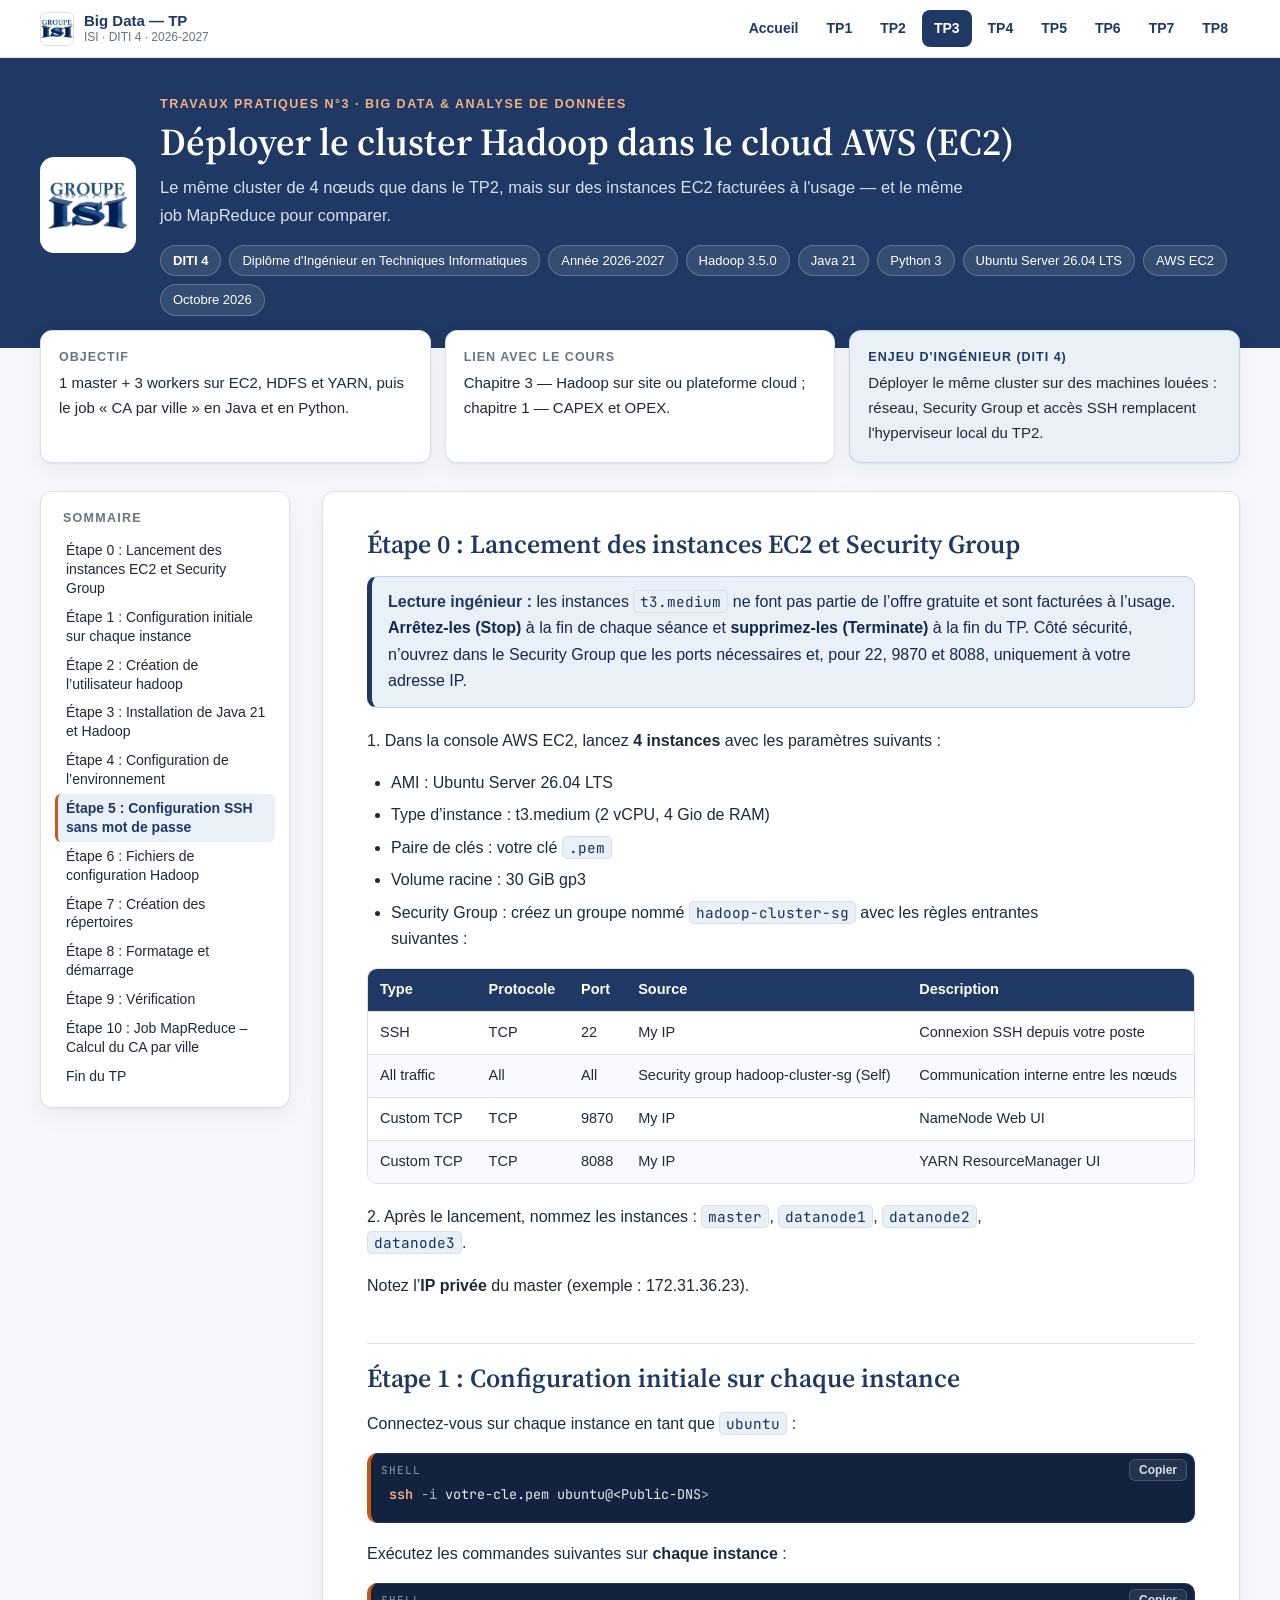
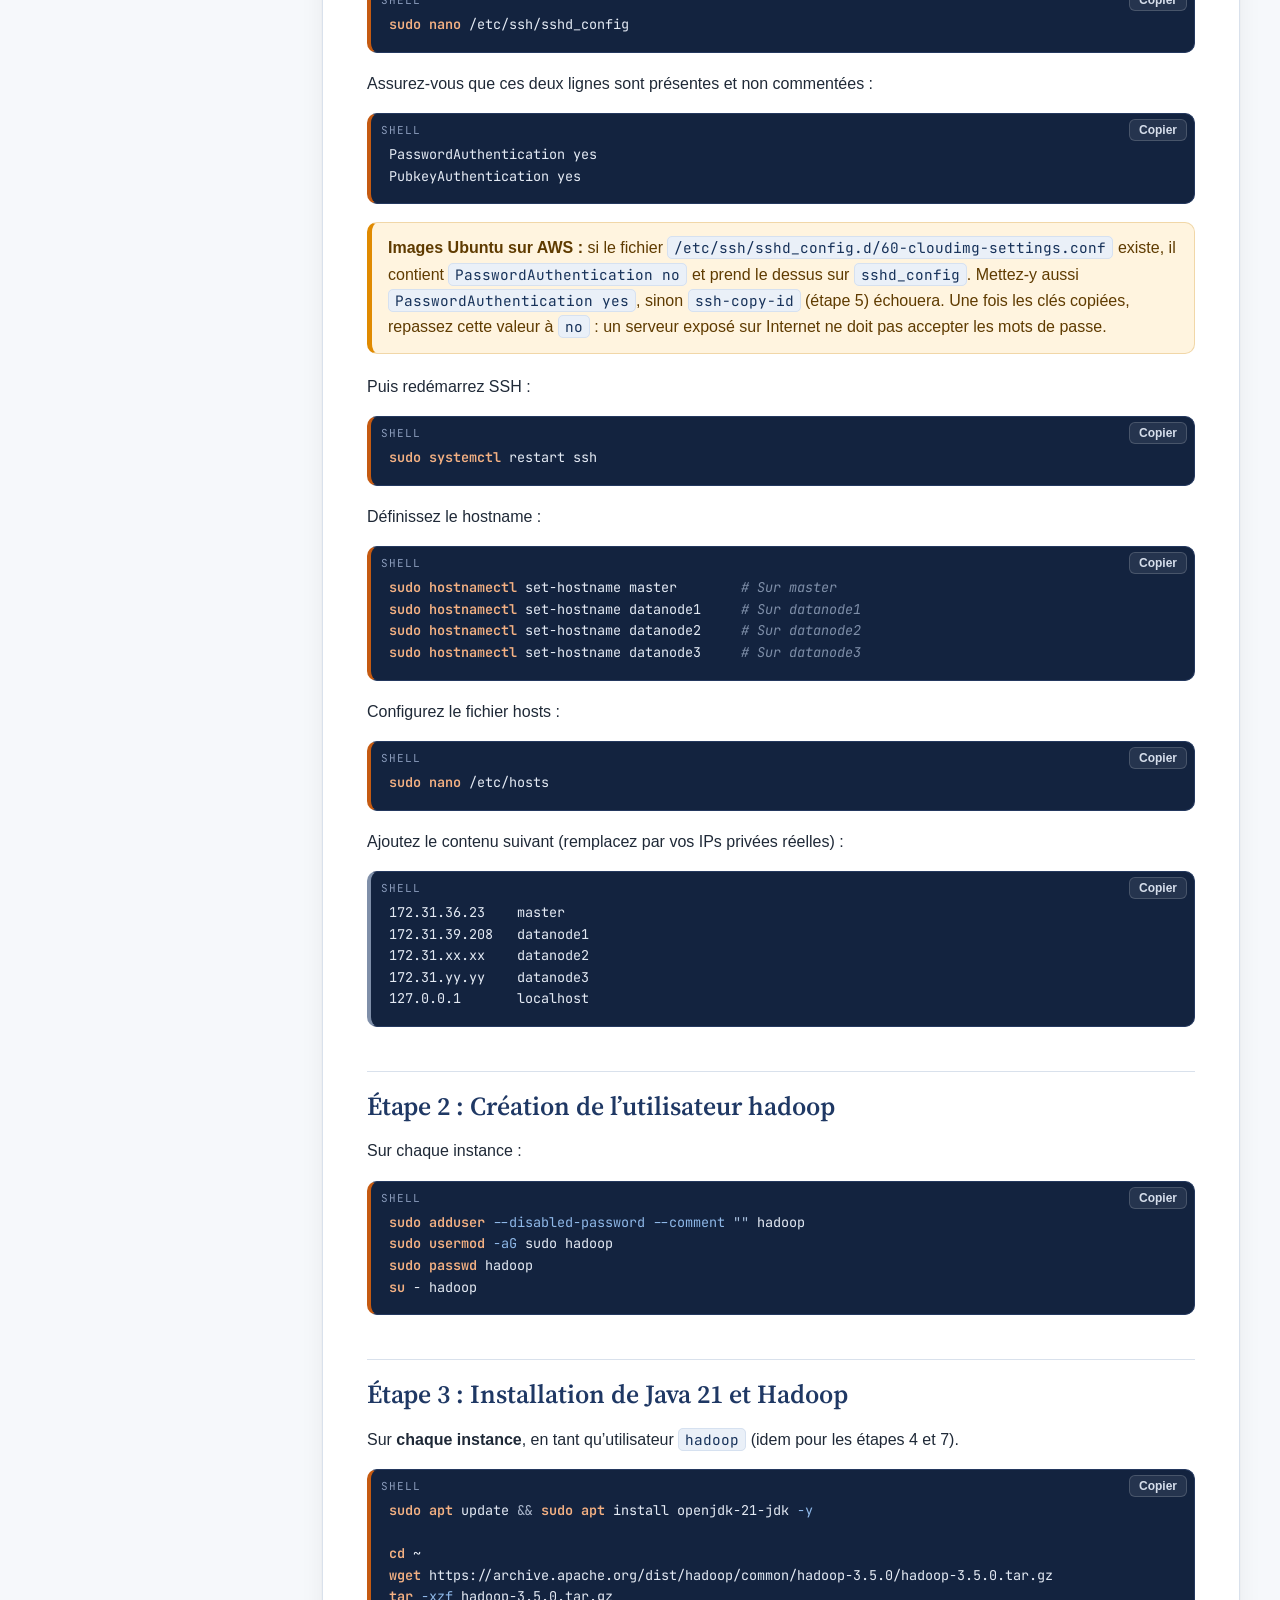
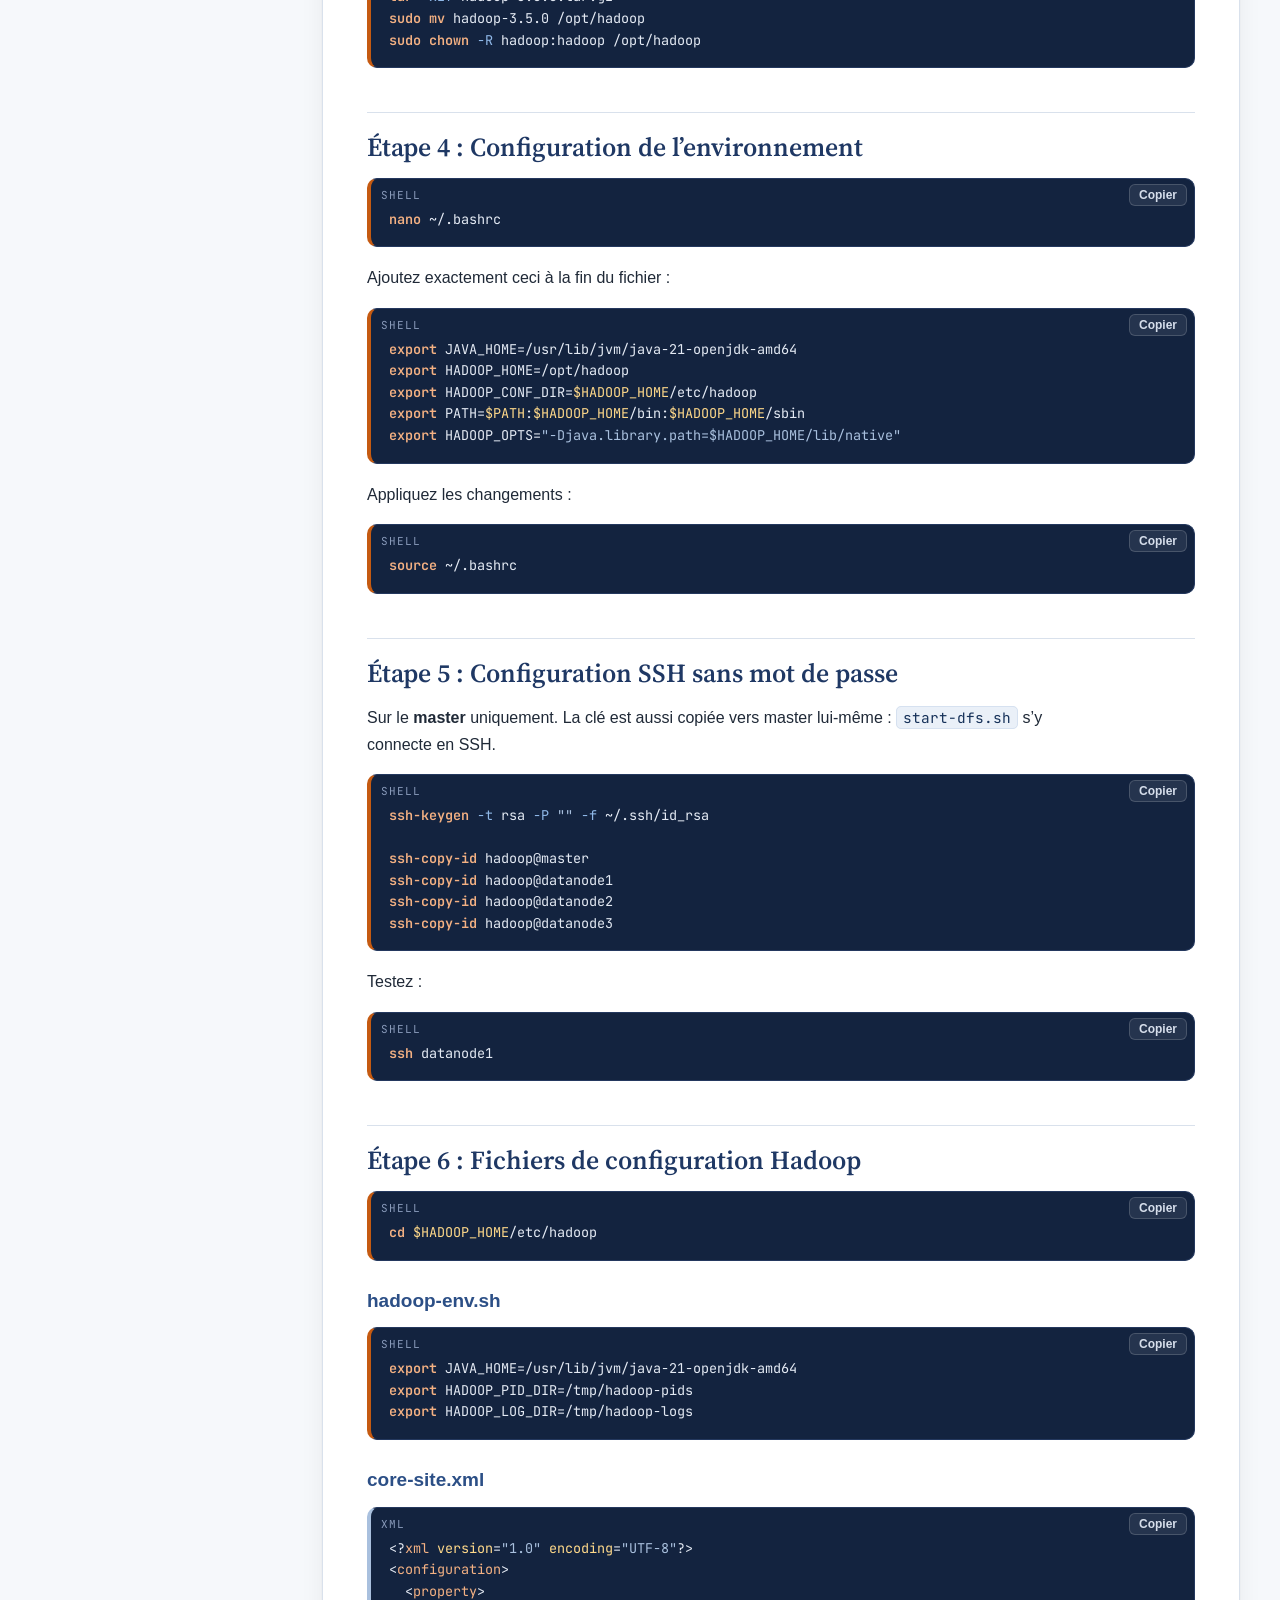
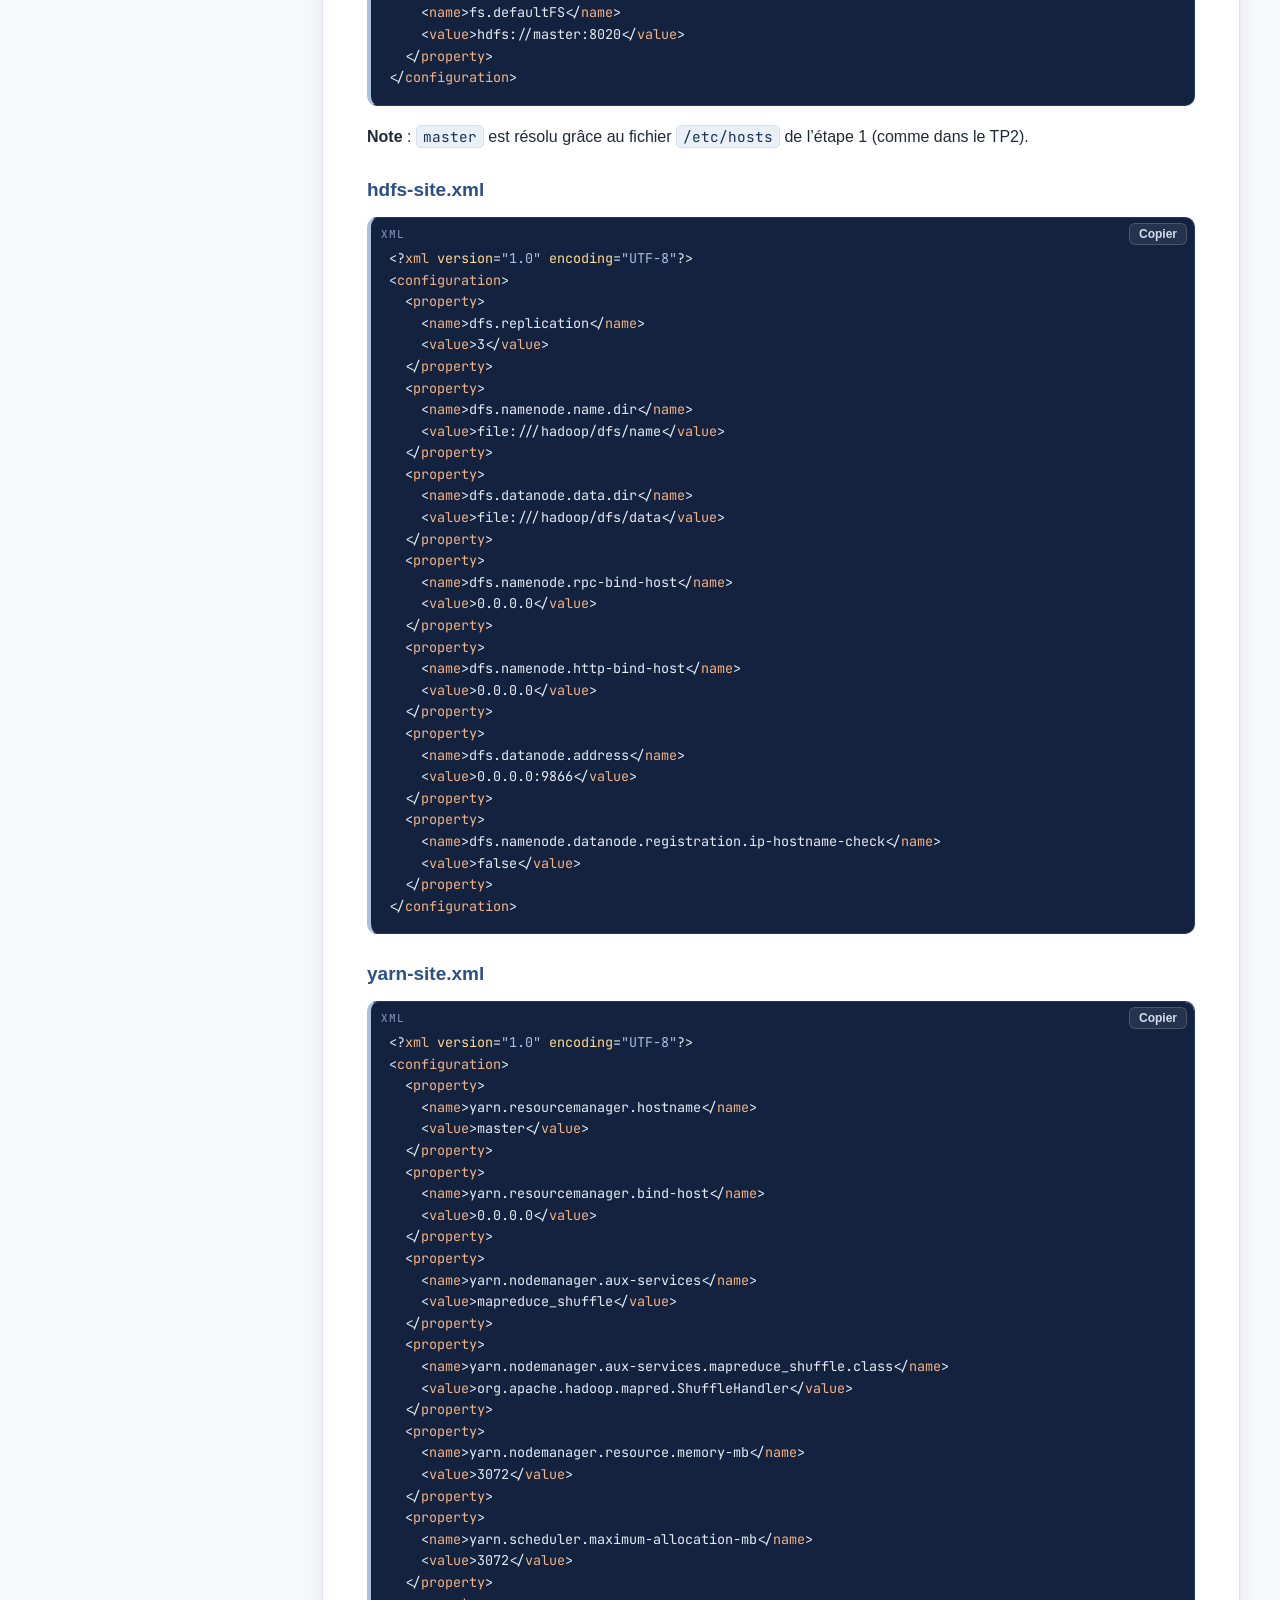
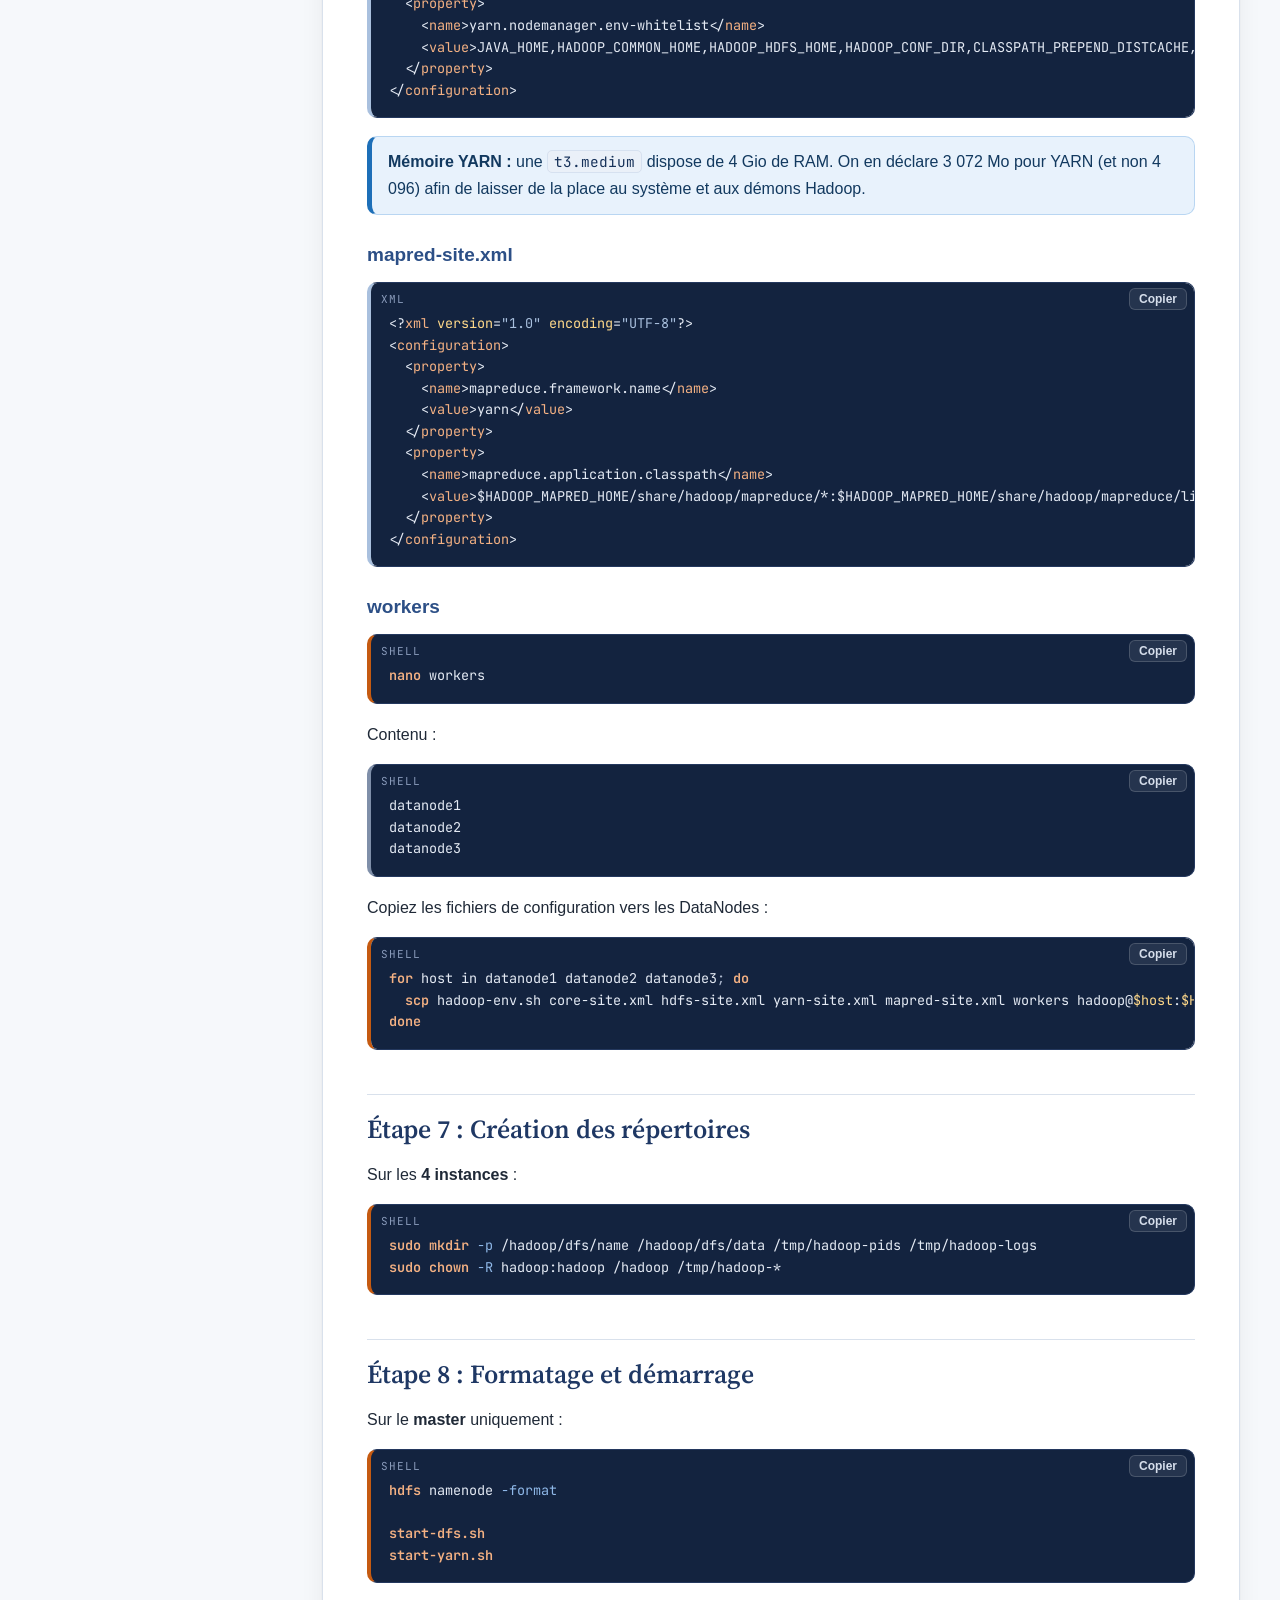
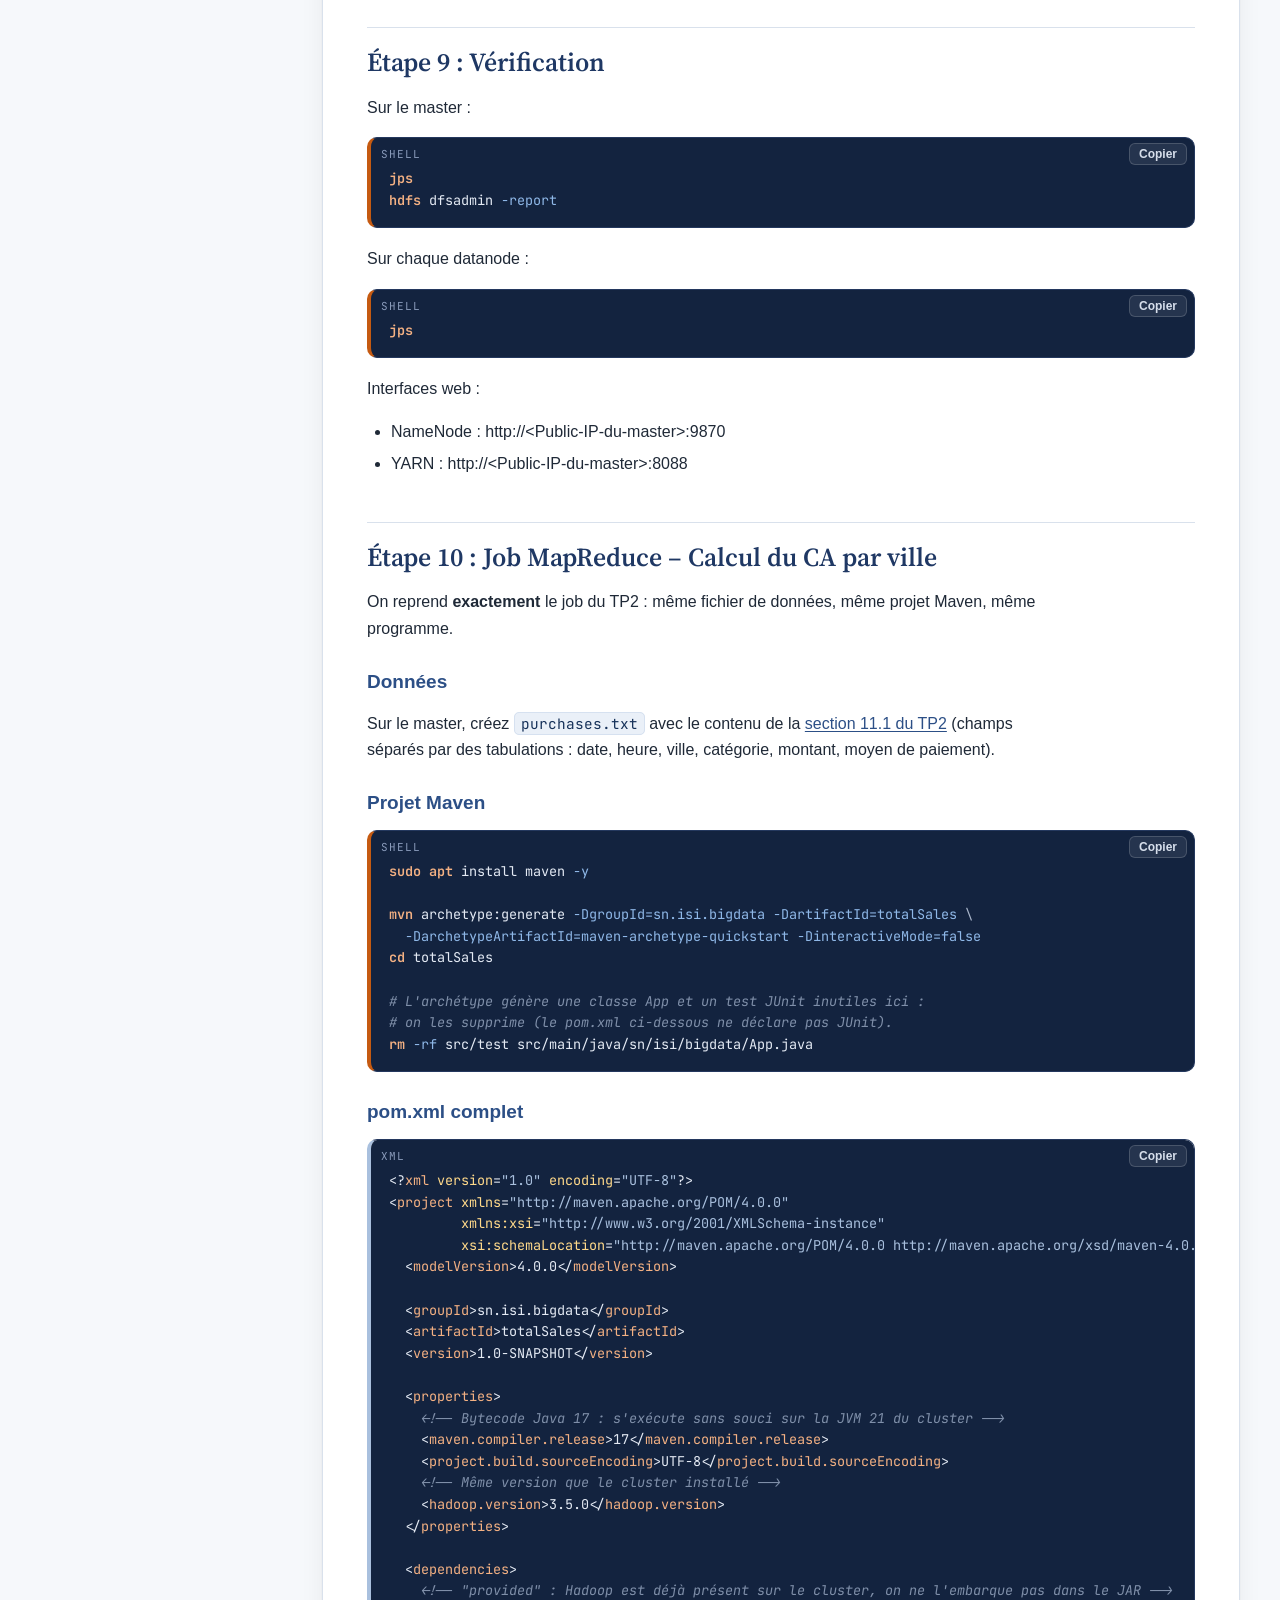
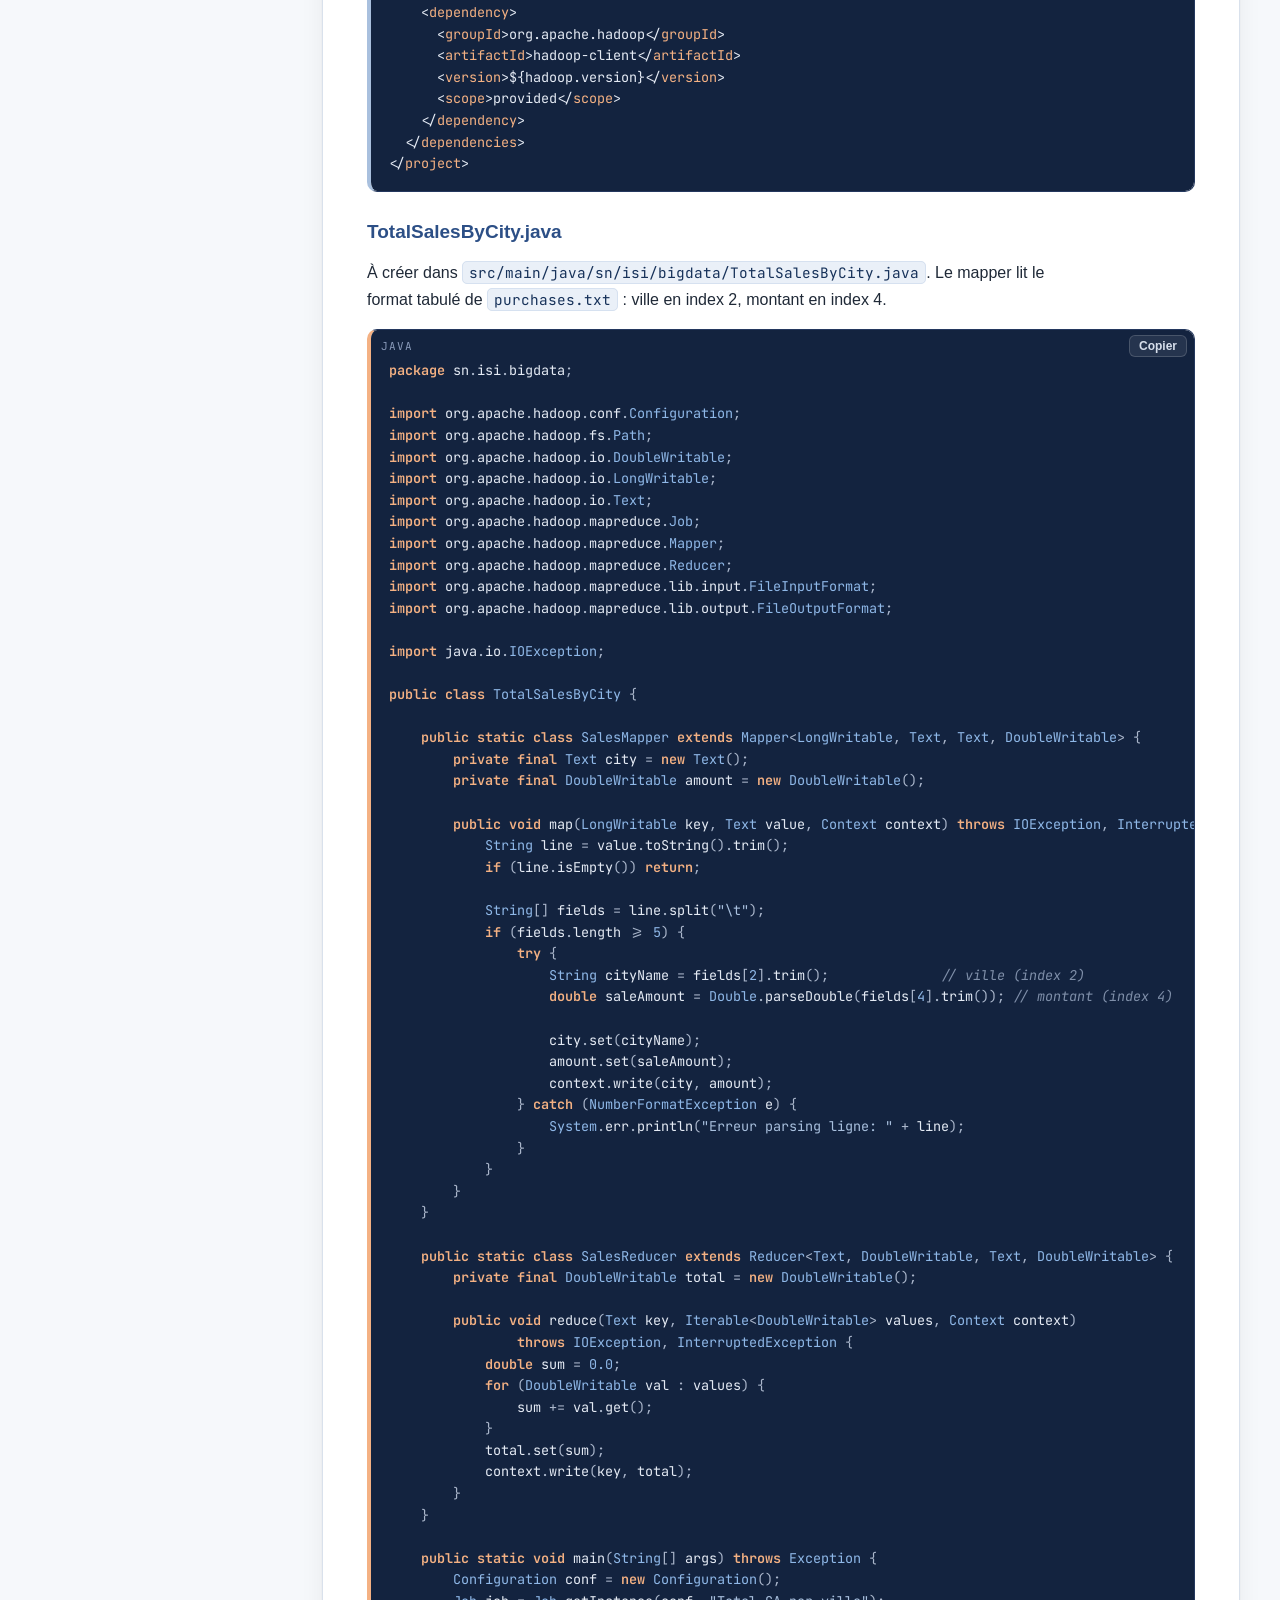
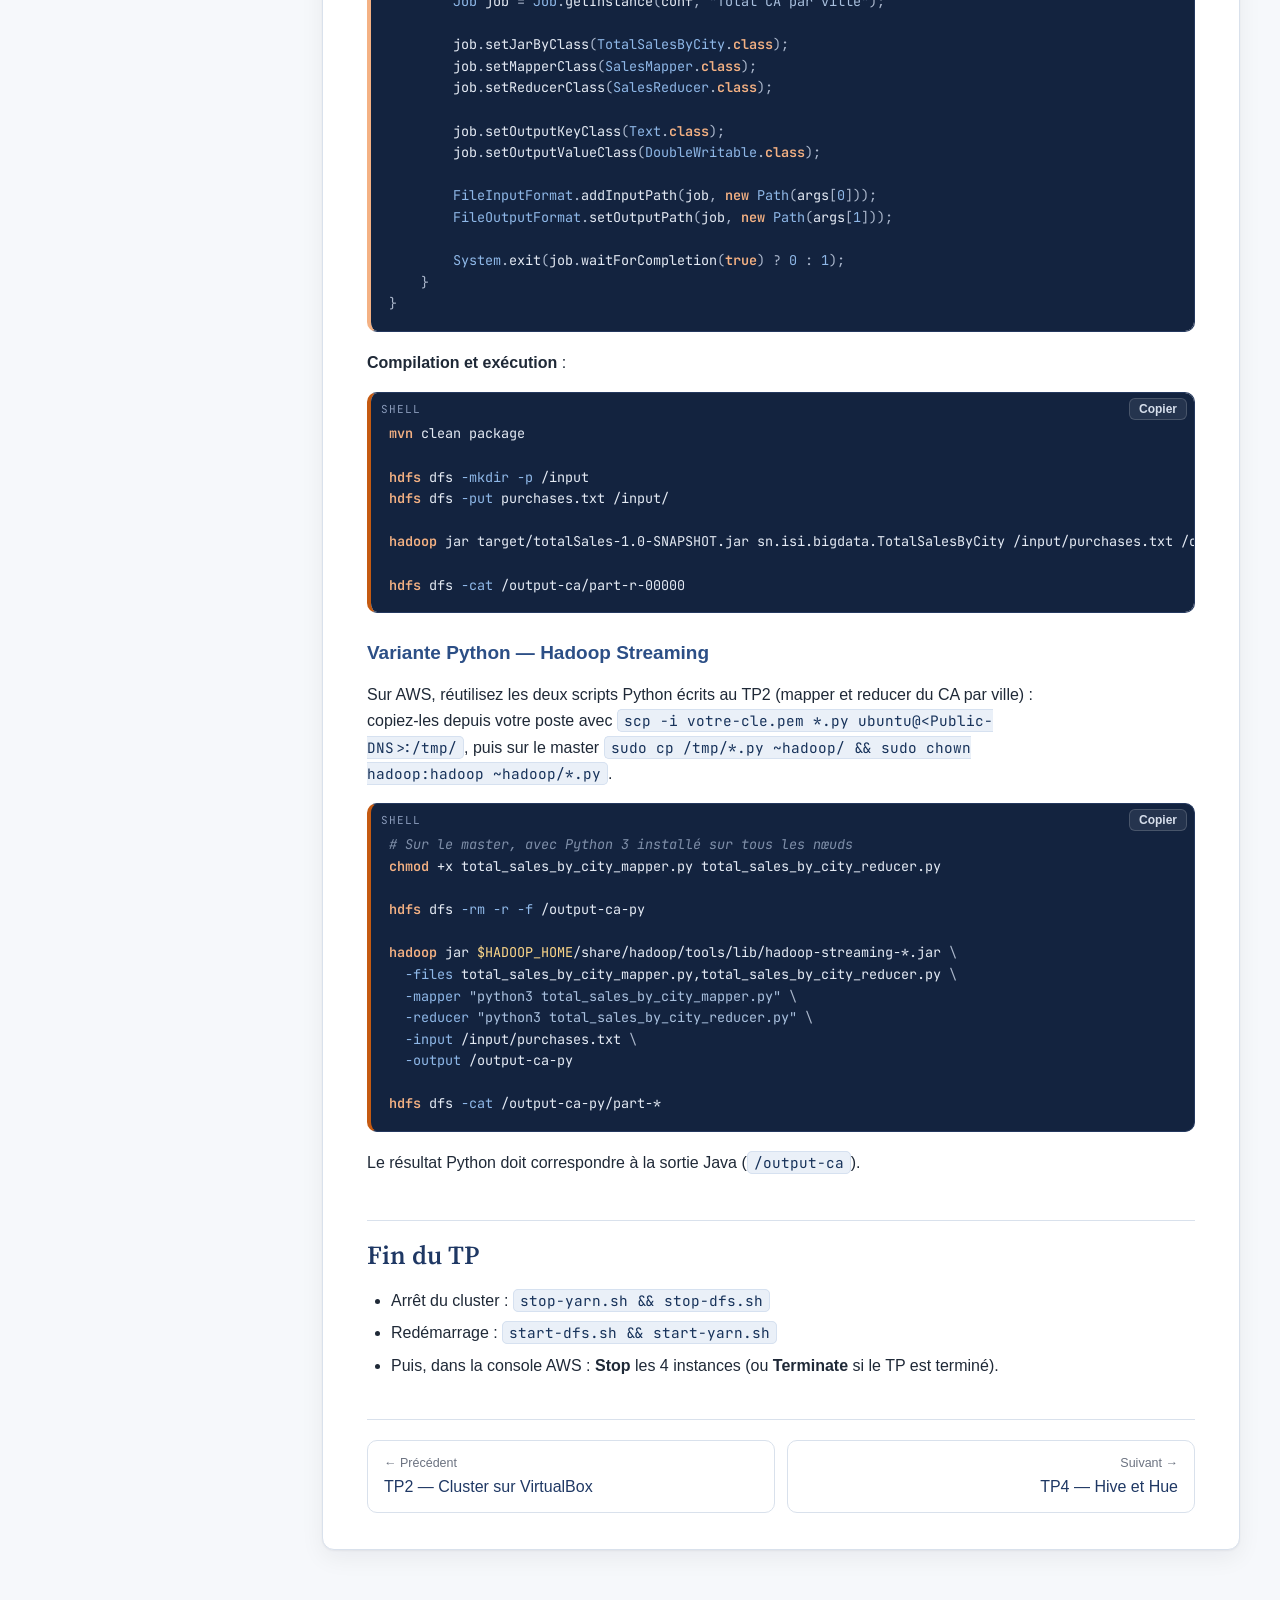
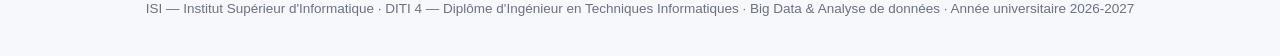
<file: tp3.html>
<!DOCTYPE html>
<html lang="fr">
<head>
  <meta charset="UTF-8">
  <meta name="viewport" content="width=device-width, initial-scale=1.0">
  <title>TP3 — Cluster Hadoop 4 nœuds sur AWS EC2 — ISI DITI 4</title>
  <meta name="description" content="TP3 du module Big Data (ISI, DITI 4 — Diplôme d'Ingénieur en Techniques Informatiques) : le cluster Hadoop du TP2 transposé sur AWS EC2.">
  <link rel="preconnect" href="https://fonts.googleapis.com">
  <link rel="preconnect" href="https://fonts.gstatic.com" crossorigin>
  <link href="https://fonts.googleapis.com/css2?family=JetBrains+Mono:wght@400;500&family=Source+Serif+4:opsz,wght@8..60,600&display=swap" rel="stylesheet">
  <link rel="stylesheet" href="assets/tp.css">
</head>
<body>
<header class="topbar">
  <div class="topbar-inner">
    <a class="brand" href="index.html"><img src="logo.jpg" alt="Logo ISI"><span>Big Data — TP<small>ISI · DITI 4 · 2026-2027</small></span></a>
    <nav class="nav" aria-label="Navigation des TP">
      <a href="index.html">Accueil</a>
      <a href="tp1.html">TP1</a>
      <a href="tp2.html">TP2</a>
      <a href="tp3.html">TP3</a>
      <a href="tp4.html">TP4</a>
      <a href="tp5.html">TP5</a>
      <a href="tp6.html">TP6</a>
      <a href="tp7.html">TP7</a>
      <a href="tp8.html">TP8</a>
    </nav>
  </div>
</header>
<header class="doc-hero">
  <div class="doc-hero-inner">
    <div class="logo-tile"><img src="logo.jpg" alt="Logo ISI"></div>
    <div>
      <p class="eyebrow">Travaux pratiques n°3 · Big Data &amp; Analyse de données</p>
      <h1>Déployer le cluster Hadoop dans le cloud AWS (EC2)</h1>
      <p class="lead">Le même cluster de 4 nœuds que dans le TP2, mais sur des instances EC2 facturées à l'usage — et le même job MapReduce pour comparer.</p>
      <div class="chips"><span class="chip"><b>DITI 4</b></span><span class="chip">Diplôme d'Ingénieur en Techniques Informatiques</span><span class="chip">Année 2026-2027</span><span class="chip">Hadoop 3.5.0</span><span class="chip">Java 21</span><span class="chip">Python 3</span><span class="chip">Ubuntu Server 26.04 LTS</span><span class="chip">AWS EC2</span><span class="chip">Octobre 2026</span></div>
    </div>
  </div>
</header>
<section class="brief" aria-label="Fiche du TP"><div class="card"><h3>Objectif</h3><p>1 master + 3 workers sur EC2, HDFS et YARN, puis le job « CA par ville » en Java et en Python.</p></div><div class="card"><h3>Lien avec le cours</h3><p>Chapitre 3 — Hadoop sur site ou plateforme cloud ; chapitre 1 — CAPEX et OPEX.</p></div><div class="card ing"><h3>Enjeu d'ingénieur (DITI 4)</h3><p>Déployer le même cluster sur des machines louées : réseau, Security Group et accès SSH remplacent l'hyperviseur local du TP2.</p></div></section>
<div class="doc-layout">
  <nav class="toc card" aria-label="Sommaire"><h2>Sommaire</h2><ol></ol></nav>
  <main class="doc">
<h2 id="etape-0-lancement-des-instances-ec2-et-security-group">Étape 0 : Lancement des instances EC2 et Security Group</h2>
<div class="box box-ing"><strong>Lecture ingénieur :</strong> les instances <code>t3.medium</code> ne font pas partie de l’offre gratuite et sont facturées à l’usage. <strong>Arrêtez-les (Stop)</strong> à la fin de chaque séance et <strong>supprimez-les (Terminate)</strong> à la fin du TP. Côté sécurité, n’ouvrez dans le Security Group que les ports nécessaires et, pour 22, 9870 et 8088, uniquement à votre adresse IP.</div>
<p>1. Dans la console AWS EC2, lancez <strong>4 instances</strong> avec les paramètres suivants :</p>
<ul>
<li>AMI : Ubuntu Server 26.04 LTS</li>
<li>Type d’instance : t3.medium (2 vCPU, 4 Gio de RAM)</li>
<li>Paire de clés : votre clé <code>.pem</code></li>
<li>Volume racine : 30 GiB gp3</li>
<li>Security Group : créez un groupe nommé <code>hadoop-cluster-sg</code> avec les règles entrantes suivantes :</li>
</ul>
<table><thead><tr><th>Type</th><th>Protocole</th><th>Port</th><th>Source</th><th>Description</th></tr></thead><tbody><tr><td>SSH</td><td>TCP</td><td>22</td><td>My IP</td><td>Connexion SSH depuis votre poste</td></tr><tr><td>All traffic</td><td>All</td><td>All</td><td>Security group hadoop-cluster-sg (Self)</td><td>Communication interne entre les nœuds</td></tr><tr><td>Custom TCP</td><td>TCP</td><td>9870</td><td>My IP</td><td>NameNode Web UI</td></tr><tr><td>Custom TCP</td><td>TCP</td><td>8088</td><td>My IP</td><td>YARN ResourceManager UI</td></tr></tbody></table>
<p>2. Après le lancement, nommez les instances : <code>master</code>, <code>datanode1</code>, <code>datanode2</code>, <code>datanode3</code>.</p>
<p>Notez l’<strong>IP privée</strong> du master (exemple : 172.31.36.23).</p>
<h2 id="etape-1-configuration-initiale-sur-chaque-instance">Étape 1 : Configuration initiale sur chaque instance</h2>
<p>Connectez-vous sur chaque instance en tant que <code>ubuntu</code> :</p>
<pre><code class="language-bash">ssh -i votre-cle.pem ubuntu@&lt;Public-DNS&gt;
</code></pre>
<p>Exécutez les commandes suivantes sur <strong>chaque instance</strong> :</p>
<pre><code class="language-bash">sudo nano /etc/ssh/sshd_config
</code></pre>
<p>Assurez-vous que ces deux lignes sont présentes et non commentées :</p>
<pre><code class="language-bash">PasswordAuthentication yes
PubkeyAuthentication yes
</code></pre>
<div class="box box-warning"><strong>Images Ubuntu sur AWS :</strong> si le fichier <code>/etc/ssh/sshd_config.d/60-cloudimg-settings.conf</code> existe, il contient <code>PasswordAuthentication no</code> et prend le dessus sur <code>sshd_config</code>. Mettez-y aussi <code>PasswordAuthentication yes</code>, sinon <code>ssh-copy-id</code> (étape 5) échouera. Une fois les clés copiées, repassez cette valeur à <code>no</code> : un serveur exposé sur Internet ne doit pas accepter les mots de passe.</div>
<p>Puis redémarrez SSH :</p>
<pre><code class="language-bash">sudo systemctl restart ssh
</code></pre>
<p>Définissez le hostname :</p>
<pre><code class="language-bash">sudo hostnamectl set-hostname master        # Sur master
sudo hostnamectl set-hostname datanode1     # Sur datanode1
sudo hostnamectl set-hostname datanode2     # Sur datanode2
sudo hostnamectl set-hostname datanode3     # Sur datanode3
</code></pre>
<p>Configurez le fichier hosts :</p>
<pre><code class="language-bash">sudo nano /etc/hosts
</code></pre>
<p>Ajoutez le contenu suivant (remplacez par vos IPs privées réelles) :</p>
<pre><code>172.31.36.23    master
172.31.39.208   datanode1
172.31.xx.xx    datanode2
172.31.yy.yy    datanode3
127.0.0.1       localhost
</code></pre>
<h2 id="etape-2-creation-de-l-utilisateur-hadoop">Étape 2 : Création de l’utilisateur hadoop</h2>
<p>Sur chaque instance :</p>
<pre><code class="language-bash">sudo adduser --disabled-password --comment &quot;&quot; hadoop
sudo usermod -aG sudo hadoop
sudo passwd hadoop
su - hadoop
</code></pre>
<h2 id="etape-3-installation-de-java-21-et-hadoop">Étape 3 : Installation de Java 21 et Hadoop</h2>
<p>Sur <strong>chaque instance</strong>, en tant qu’utilisateur <code>hadoop</code> (idem pour les étapes 4 et 7).</p>
<pre><code class="language-bash">sudo apt update &amp;&amp; sudo apt install openjdk-21-jdk -y

cd ~
wget https://archive.apache.org/dist/hadoop/common/hadoop-3.5.0/hadoop-3.5.0.tar.gz
tar -xzf hadoop-3.5.0.tar.gz
sudo mv hadoop-3.5.0 /opt/hadoop
sudo chown -R hadoop:hadoop /opt/hadoop
</code></pre>
<h2 id="etape-4-configuration-de-l-environnement">Étape 4 : Configuration de l’environnement</h2>
<pre><code class="language-bash">nano ~/.bashrc
</code></pre>
<p>Ajoutez exactement ceci à la fin du fichier :</p>
<pre><code class="language-bash">export JAVA_HOME=/usr/lib/jvm/java-21-openjdk-amd64
export HADOOP_HOME=/opt/hadoop
export HADOOP_CONF_DIR=$HADOOP_HOME/etc/hadoop
export PATH=$PATH:$HADOOP_HOME/bin:$HADOOP_HOME/sbin
export HADOOP_OPTS=&quot;-Djava.library.path=$HADOOP_HOME/lib/native&quot;
</code></pre>
<p>Appliquez les changements :</p>
<pre><code class="language-bash">source ~/.bashrc
</code></pre>
<h2 id="etape-5-configuration-ssh-sans-mot-de-passe">Étape 5 : Configuration SSH sans mot de passe</h2>
<p>Sur le <strong>master</strong> uniquement. La clé est aussi copiée vers master lui-même : <code>start-dfs.sh</code> s’y connecte en SSH.</p>
<pre><code class="language-bash">ssh-keygen -t rsa -P &quot;&quot; -f ~/.ssh/id_rsa

ssh-copy-id hadoop@master
ssh-copy-id hadoop@datanode1
ssh-copy-id hadoop@datanode2
ssh-copy-id hadoop@datanode3
</code></pre>
<p>Testez :</p>
<pre><code class="language-bash">ssh datanode1
</code></pre>
<h2 id="etape-6-fichiers-de-configuration-hadoop">Étape 6 : Fichiers de configuration Hadoop</h2>
<pre><code class="language-bash">cd $HADOOP_HOME/etc/hadoop
</code></pre>
<h3>hadoop-env.sh</h3>
<pre><code class="language-bash">export JAVA_HOME=/usr/lib/jvm/java-21-openjdk-amd64
export HADOOP_PID_DIR=/tmp/hadoop-pids
export HADOOP_LOG_DIR=/tmp/hadoop-logs
</code></pre>
<h3>core-site.xml</h3>
<pre><code class="language-xml">&lt;?xml version=&quot;1.0&quot; encoding=&quot;UTF-8&quot;?&gt;
&lt;configuration&gt;
  &lt;property&gt;
    &lt;name&gt;fs.defaultFS&lt;/name&gt;
    &lt;value&gt;hdfs://master:8020&lt;/value&gt;
  &lt;/property&gt;
&lt;/configuration&gt;
</code></pre>
<p><strong>Note</strong> : <code>master</code> est résolu grâce au fichier <code>/etc/hosts</code> de l’étape 1 (comme dans le TP2).</p>
<h3>hdfs-site.xml</h3>
<pre><code class="language-xml">&lt;?xml version=&quot;1.0&quot; encoding=&quot;UTF-8&quot;?&gt;
&lt;configuration&gt;
  &lt;property&gt;
    &lt;name&gt;dfs.replication&lt;/name&gt;
    &lt;value&gt;3&lt;/value&gt;
  &lt;/property&gt;
  &lt;property&gt;
    &lt;name&gt;dfs.namenode.name.dir&lt;/name&gt;
    &lt;value&gt;file:///hadoop/dfs/name&lt;/value&gt;
  &lt;/property&gt;
  &lt;property&gt;
    &lt;name&gt;dfs.datanode.data.dir&lt;/name&gt;
    &lt;value&gt;file:///hadoop/dfs/data&lt;/value&gt;
  &lt;/property&gt;
  &lt;property&gt;
    &lt;name&gt;dfs.namenode.rpc-bind-host&lt;/name&gt;
    &lt;value&gt;0.0.0.0&lt;/value&gt;
  &lt;/property&gt;
  &lt;property&gt;
    &lt;name&gt;dfs.namenode.http-bind-host&lt;/name&gt;
    &lt;value&gt;0.0.0.0&lt;/value&gt;
  &lt;/property&gt;
  &lt;property&gt;
    &lt;name&gt;dfs.datanode.address&lt;/name&gt;
    &lt;value&gt;0.0.0.0:9866&lt;/value&gt;
  &lt;/property&gt;
  &lt;property&gt;
    &lt;name&gt;dfs.namenode.datanode.registration.ip-hostname-check&lt;/name&gt;
    &lt;value&gt;false&lt;/value&gt;
  &lt;/property&gt;
&lt;/configuration&gt;
</code></pre>
<h3>yarn-site.xml</h3>
<pre><code class="language-xml">&lt;?xml version=&quot;1.0&quot; encoding=&quot;UTF-8&quot;?&gt;
&lt;configuration&gt;
  &lt;property&gt;
    &lt;name&gt;yarn.resourcemanager.hostname&lt;/name&gt;
    &lt;value&gt;master&lt;/value&gt;
  &lt;/property&gt;
  &lt;property&gt;
    &lt;name&gt;yarn.resourcemanager.bind-host&lt;/name&gt;
    &lt;value&gt;0.0.0.0&lt;/value&gt;
  &lt;/property&gt;
  &lt;property&gt;
    &lt;name&gt;yarn.nodemanager.aux-services&lt;/name&gt;
    &lt;value&gt;mapreduce_shuffle&lt;/value&gt;
  &lt;/property&gt;
  &lt;property&gt;
    &lt;name&gt;yarn.nodemanager.aux-services.mapreduce_shuffle.class&lt;/name&gt;
    &lt;value&gt;org.apache.hadoop.mapred.ShuffleHandler&lt;/value&gt;
  &lt;/property&gt;
  &lt;property&gt;
    &lt;name&gt;yarn.nodemanager.resource.memory-mb&lt;/name&gt;
    &lt;value&gt;3072&lt;/value&gt;
  &lt;/property&gt;
  &lt;property&gt;
    &lt;name&gt;yarn.scheduler.maximum-allocation-mb&lt;/name&gt;
    &lt;value&gt;3072&lt;/value&gt;
  &lt;/property&gt;
  &lt;property&gt;
    &lt;name&gt;yarn.nodemanager.env-whitelist&lt;/name&gt;
    &lt;value&gt;JAVA_HOME,HADOOP_COMMON_HOME,HADOOP_HDFS_HOME,HADOOP_CONF_DIR,CLASSPATH_PREPEND_DISTCACHE,HADOOP_YARN_HOME,HADOOP_HOME,PATH,LANG,TZ,HADOOP_MAPRED_HOME&lt;/value&gt;
  &lt;/property&gt;
&lt;/configuration&gt;
</code></pre>
<div class="box box-info"><strong>Mémoire YARN :</strong> une <code>t3.medium</code> dispose de 4 Gio de RAM. On en déclare 3 072 Mo pour YARN (et non 4 096) afin de laisser de la place au système et aux démons Hadoop.</div>
<h3>mapred-site.xml</h3>
<pre><code class="language-xml">&lt;?xml version=&quot;1.0&quot; encoding=&quot;UTF-8&quot;?&gt;
&lt;configuration&gt;
  &lt;property&gt;
    &lt;name&gt;mapreduce.framework.name&lt;/name&gt;
    &lt;value&gt;yarn&lt;/value&gt;
  &lt;/property&gt;
  &lt;property&gt;
    &lt;name&gt;mapreduce.application.classpath&lt;/name&gt;
    &lt;value&gt;$HADOOP_MAPRED_HOME/share/hadoop/mapreduce/*:$HADOOP_MAPRED_HOME/share/hadoop/mapreduce/lib/*&lt;/value&gt;
  &lt;/property&gt;
&lt;/configuration&gt;
</code></pre>
<h3>workers</h3>
<pre><code class="language-bash">nano workers
</code></pre>
<p>Contenu :</p>
<pre><code>datanode1
datanode2
datanode3
</code></pre>
<p>Copiez les fichiers de configuration vers les DataNodes :</p>
<pre><code class="language-bash">for host in datanode1 datanode2 datanode3; do
  scp hadoop-env.sh core-site.xml hdfs-site.xml yarn-site.xml mapred-site.xml workers hadoop@$host:$HADOOP_CONF_DIR/
done
</code></pre>
<h2 id="etape-7-creation-des-repertoires">Étape 7 : Création des répertoires</h2>
<p>Sur les <strong>4 instances</strong> :</p>
<pre><code class="language-bash">sudo mkdir -p /hadoop/dfs/name /hadoop/dfs/data /tmp/hadoop-pids /tmp/hadoop-logs
sudo chown -R hadoop:hadoop /hadoop /tmp/hadoop-*
</code></pre>
<h2 id="etape-8-formatage-et-demarrage">Étape 8 : Formatage et démarrage</h2>
<p>Sur le <strong>master</strong> uniquement :</p>
<pre><code class="language-bash">hdfs namenode -format

start-dfs.sh
start-yarn.sh
</code></pre>
<h2 id="etape-9-verification">Étape 9 : Vérification</h2>
<p>Sur le master :</p>
<pre><code class="language-bash">jps
hdfs dfsadmin -report
</code></pre>
<p>Sur chaque datanode :</p>
<pre><code class="language-bash">jps
</code></pre>
<p>Interfaces web :</p>
<ul>
<li>NameNode : http://&lt;Public-IP-du-master&gt;:9870  </li>
<li>YARN : http://&lt;Public-IP-du-master&gt;:8088</li>
</ul>
<h2 id="etape-10-job-mapreduce-calcul-du-ca-par-ville">Étape 10 : Job MapReduce – Calcul du CA par ville</h2>
<p>On reprend <strong>exactement</strong> le job du TP2 : même fichier de données, même projet Maven, même programme.</p>
<h3>Données</h3>
<p>Sur le master, créez <code>purchases.txt</code> avec le contenu de la <a href="tp2.html#11-job-mapreduce-chiffre-d-affaires-total-par-ville">section 11.1 du TP2</a> (champs séparés par des tabulations : date, heure, ville, catégorie, montant, moyen de paiement).</p>
<h3>Projet Maven</h3>
<pre><code class="language-bash">sudo apt install maven -y

mvn archetype:generate -DgroupId=sn.isi.bigdata -DartifactId=totalSales \
  -DarchetypeArtifactId=maven-archetype-quickstart -DinteractiveMode=false
cd totalSales

# L'archétype génère une classe App et un test JUnit inutiles ici :
# on les supprime (le pom.xml ci-dessous ne déclare pas JUnit).
rm -rf src/test src/main/java/sn/isi/bigdata/App.java</code></pre>
<h3>pom.xml complet</h3>
<pre><code class="language-markup">&lt;?xml version="1.0" encoding="UTF-8"?&gt;
&lt;project xmlns="http://maven.apache.org/POM/4.0.0"
         xmlns:xsi="http://www.w3.org/2001/XMLSchema-instance"
         xsi:schemaLocation="http://maven.apache.org/POM/4.0.0 http://maven.apache.org/xsd/maven-4.0.0.xsd"&gt;
  &lt;modelVersion&gt;4.0.0&lt;/modelVersion&gt;

  &lt;groupId&gt;sn.isi.bigdata&lt;/groupId&gt;
  &lt;artifactId&gt;totalSales&lt;/artifactId&gt;
  &lt;version&gt;1.0-SNAPSHOT&lt;/version&gt;

  &lt;properties&gt;
    &lt;!-- Bytecode Java 17 : s'exécute sans souci sur la JVM 21 du cluster --&gt;
    &lt;maven.compiler.release&gt;17&lt;/maven.compiler.release&gt;
    &lt;project.build.sourceEncoding&gt;UTF-8&lt;/project.build.sourceEncoding&gt;
    &lt;!-- Même version que le cluster installé --&gt;
    &lt;hadoop.version&gt;3.5.0&lt;/hadoop.version&gt;
  &lt;/properties&gt;

  &lt;dependencies&gt;
    &lt;!-- "provided" : Hadoop est déjà présent sur le cluster, on ne l'embarque pas dans le JAR --&gt;
    &lt;dependency&gt;
      &lt;groupId&gt;org.apache.hadoop&lt;/groupId&gt;
      &lt;artifactId&gt;hadoop-client&lt;/artifactId&gt;
      &lt;version&gt;${hadoop.version}&lt;/version&gt;
      &lt;scope&gt;provided&lt;/scope&gt;
    &lt;/dependency&gt;
  &lt;/dependencies&gt;
&lt;/project&gt;</code></pre>
<h3>TotalSalesByCity.java</h3>
<p>À créer dans <code>src/main/java/sn/isi/bigdata/TotalSalesByCity.java</code>. Le mapper lit le format tabulé de <code>purchases.txt</code> : ville en index 2, montant en index 4.</p>
<pre><code class="language-java">package sn.isi.bigdata;

import org.apache.hadoop.conf.Configuration;
import org.apache.hadoop.fs.Path;
import org.apache.hadoop.io.DoubleWritable;
import org.apache.hadoop.io.LongWritable;
import org.apache.hadoop.io.Text;
import org.apache.hadoop.mapreduce.Job;
import org.apache.hadoop.mapreduce.Mapper;
import org.apache.hadoop.mapreduce.Reducer;
import org.apache.hadoop.mapreduce.lib.input.FileInputFormat;
import org.apache.hadoop.mapreduce.lib.output.FileOutputFormat;

import java.io.IOException;

public class TotalSalesByCity {

    public static class SalesMapper extends Mapper&lt;LongWritable, Text, Text, DoubleWritable&gt; {
        private final Text city = new Text();
        private final DoubleWritable amount = new DoubleWritable();

        public void map(LongWritable key, Text value, Context context) throws IOException, InterruptedException {
            String line = value.toString().trim();
            if (line.isEmpty()) return;

            String[] fields = line.split(&quot;\t&quot;);
            if (fields.length &gt;= 5) {
                try {
                    String cityName = fields[2].trim();              // ville (index 2)
                    double saleAmount = Double.parseDouble(fields[4].trim()); // montant (index 4)

                    city.set(cityName);
                    amount.set(saleAmount);
                    context.write(city, amount);
                } catch (NumberFormatException e) {
                    System.err.println(&quot;Erreur parsing ligne: &quot; + line);
                }
            }
        }
    }

    public static class SalesReducer extends Reducer&lt;Text, DoubleWritable, Text, DoubleWritable&gt; {
        private final DoubleWritable total = new DoubleWritable();

        public void reduce(Text key, Iterable&lt;DoubleWritable&gt; values, Context context)
                throws IOException, InterruptedException {
            double sum = 0.0;
            for (DoubleWritable val : values) {
                sum += val.get();
            }
            total.set(sum);
            context.write(key, total);
        }
    }

    public static void main(String[] args) throws Exception {
        Configuration conf = new Configuration();
        Job job = Job.getInstance(conf, &quot;Total CA par ville&quot;);

        job.setJarByClass(TotalSalesByCity.class);
        job.setMapperClass(SalesMapper.class);
        job.setReducerClass(SalesReducer.class);

        job.setOutputKeyClass(Text.class);
        job.setOutputValueClass(DoubleWritable.class);

        FileInputFormat.addInputPath(job, new Path(args[0]));
        FileOutputFormat.setOutputPath(job, new Path(args[1]));

        System.exit(job.waitForCompletion(true) ? 0 : 1);
    }
}
</code></pre>
<p><strong>Compilation et exécution</strong> :</p>
<pre><code class="language-bash">mvn clean package

hdfs dfs -mkdir -p /input
hdfs dfs -put purchases.txt /input/

hadoop jar target/totalSales-1.0-SNAPSHOT.jar sn.isi.bigdata.TotalSalesByCity /input/purchases.txt /output-ca

hdfs dfs -cat /output-ca/part-r-00000
</code></pre>

<h3>Variante Python — Hadoop Streaming</h3>
<p>Sur AWS, réutilisez les deux scripts Python écrits au TP2 (mapper et reducer du CA par ville) : copiez-les depuis votre poste avec <code>scp -i votre-cle.pem *.py ubuntu@&lt;Public-DNS&gt;:/tmp/</code>, puis sur le master <code>sudo cp /tmp/*.py ~hadoop/ &amp;&amp; sudo chown hadoop:hadoop ~hadoop/*.py</code>.</p>
<pre><code class="language-bash"># Sur le master, avec Python 3 installé sur tous les nœuds
chmod +x total_sales_by_city_mapper.py total_sales_by_city_reducer.py

hdfs dfs -rm -r -f /output-ca-py

hadoop jar $HADOOP_HOME/share/hadoop/tools/lib/hadoop-streaming-*.jar \
  -files total_sales_by_city_mapper.py,total_sales_by_city_reducer.py \
  -mapper "python3 total_sales_by_city_mapper.py" \
  -reducer "python3 total_sales_by_city_reducer.py" \
  -input /input/purchases.txt \
  -output /output-ca-py

hdfs dfs -cat /output-ca-py/part-*
</code></pre>
<p>Le résultat Python doit correspondre à la sortie Java (<code>/output-ca</code>).</p>
<h2 id="fin-du-tp">Fin du TP</h2>
<ul>
<li>Arrêt du cluster : <code>stop-yarn.sh &amp;&amp; stop-dfs.sh</code></li>
<li>Redémarrage : <code>start-dfs.sh &amp;&amp; start-yarn.sh</code></li>
<li>Puis, dans la console AWS : <strong>Stop</strong> les 4 instances (ou <strong>Terminate</strong> si le TP est terminé).</li>
</ul>
<div class="pager"><a class="prev" href="tp2.html"><small>← Précédent</small>TP2 — Cluster sur VirtualBox</a><a class="next" href="tp4.html"><small>Suivant →</small>TP4 — Hive et Hue</a></div>
  </main>
</div>
<footer class="site-footer">ISI — Institut Supérieur d'Informatique · DITI 4 — Diplôme d'Ingénieur en Techniques Informatiques · Big Data &amp; Analyse de données · Année universitaire 2026-2027</footer>
<script src="assets/tp.js"></script>
</body>
</html>
</file>
<file: assets/tp.css>
/* ==========================================================================
   Plateforme TP Big Data — ISI — DITI 4 (Diplôme d'Ingénieur en Techniques Informatiques)
   Feuille de style commune (accueil + TP1 à TP4)
   Palette alignée sur les supports de cours : bleu marine + orange
   ========================================================================== */

:root {
  --navy: #1f3864;
  --navy-2: #2c4f86;
  --navy-tint: #eaf0f8;
  --orange: #c55a11;
  --orange-tint: #fbede6;
  --text: #1f2937;
  --muted: #6b7280;
  --border: #d9e1ec;
  --bg: #f6f8fb;
  --card: #ffffff;
  --green: #1e7d4f;
  --green-tint: #e6f4ec;
  --blue: #1d6fb8;
  --blue-tint: #e8f2fc;
  --amber: #a15c00;
  --amber-tint: #fff4df;

  /* Blocs de code : fond marine et accents orange de la charte du cours */
  --code-bg: #13233f;
  --code-fg: #e4eaf4;
  --code-border: #24385e;
  --code-shell: #c55a11;
  --code-xml: #a9c0de;
  --code-java: #f4b183;
  --code-python: #8fb8e8;
  --code-yaml: #ffd98a;
  --code-sql: #e07b39;
  --code-docker: #6f9bd8;
  --code-ini: #ffd98a;
  --code-plain: #7f8fa9;
  /* Coloration syntaxique */
  --syn-cmd: #f4b183;      /* commandes, mots-clés : orange clair */
  --syn-str: #a9c0de;      /* chaînes, valeurs : bleu clair */
  --syn-var: #ffd98a;      /* variables, clés, propriétés : or */
  --syn-num: #8fb8e8;      /* nombres, options, classes : bleu ciel */
  --syn-com: #7f8fa9;      /* commentaires : gris bleuté */
  --syn-punc: #aab6cb;     /* ponctuation */

  --serif: "Source Serif 4", Cambria, Georgia, "Times New Roman", serif;
  --sans: -apple-system, BlinkMacSystemFont, "Segoe UI", Roboto, "Helvetica Neue", Arial, sans-serif;
  --mono: "JetBrains Mono", Consolas, Monaco, "Courier New", monospace;
  --radius: 12px;
  --shadow: 0 1px 2px rgba(15, 23, 42, .05), 0 8px 24px rgba(15, 23, 42, .06);
}

* { box-sizing: border-box; }
html { scroll-behavior: smooth; scroll-padding-top: 84px; }
body {
  margin: 0;
  background: var(--bg);
  color: var(--text);
  font-family: var(--sans);
  font-size: 16px;
  line-height: 1.65;
  -webkit-font-smoothing: antialiased;
}
a { color: var(--navy-2); text-underline-offset: 2px; }
a:hover { color: var(--orange); }
img { max-width: 100%; }

/* ---------- Barre de navigation ---------- */
.topbar {
  position: sticky; top: 0; z-index: 50;
  background: rgba(255, 255, 255, .92);
  backdrop-filter: saturate(160%) blur(8px);
  border-bottom: 1px solid var(--border);
}
.topbar-inner {
  max-width: 1240px; margin: 0 auto; padding: 10px 20px;
  display: flex; align-items: center; justify-content: space-between; gap: 16px; flex-wrap: wrap;
}
.brand { display: flex; align-items: center; gap: 10px; text-decoration: none; color: var(--navy); font-weight: 700; }
.brand img { width: 34px; height: 34px; object-fit: contain; border-radius: 6px; background: #fff; border: 1px solid var(--border); }
.brand small { display: block; font-weight: 500; color: var(--muted); font-size: 12px; line-height: 1.2; }
.brand span { line-height: 1.2; font-size: 15px; }
.nav { display: flex; gap: 4px; flex-wrap: wrap; }
.nav a {
  text-decoration: none; color: var(--navy); font-weight: 600; font-size: 14px;
  padding: 7px 12px; border-radius: 8px;
}
.nav a:hover { background: var(--navy-tint); color: var(--navy); }
.nav a.active { background: var(--navy); color: #fff; }

/* ---------- En-tête de document ---------- */
.doc-hero {
  background: var(--navy);
  color: #fff;
}
.doc-hero-inner {
  max-width: 1240px; margin: 0 auto; padding: 36px 20px 32px;
  display: grid; grid-template-columns: 96px 1fr; gap: 24px; align-items: center;
}
.doc-hero .logo-tile {
  width: 96px; height: 96px; background: #fff; border-radius: 14px; padding: 8px;
  display: flex; align-items: center; justify-content: center;
}
.doc-hero .logo-tile img { width: 100%; height: 100%; object-fit: contain; }
.eyebrow {
  text-transform: uppercase; letter-spacing: .12em; font-size: 12.5px; font-weight: 700; color: #f4b183; margin: 0 0 6px;
}
.doc-hero h1 {
  font-family: var(--serif); font-weight: 600; font-size: clamp(26px, 3.4vw, 38px); line-height: 1.15; margin: 0 0 10px;
}
.doc-hero .lead { margin: 0; color: #d7e0ee; max-width: 820px; font-size: 16.5px; }
.chips { display: flex; flex-wrap: wrap; gap: 8px; margin-top: 16px; }
.chip {
  display: inline-flex; align-items: center; gap: 6px;
  background: rgba(255, 255, 255, .1); border: 1px solid rgba(255, 255, 255, .22);
  border-radius: 999px; padding: 4px 12px; font-size: 13px; color: #fff; white-space: nowrap;
}
.chip b { font-weight: 700; }

/* ---------- Fiche du TP (cartes sous l'en-tête) ---------- */
.brief {
  max-width: 1240px; margin: -18px auto 0; padding: 0 20px;
  display: grid; grid-template-columns: repeat(auto-fit, minmax(240px, 1fr)); gap: 14px; position: relative;
}
.brief .card { padding: 16px 18px; }
.brief h3 { margin: 0 0 4px; font-size: 12.5px; text-transform: uppercase; letter-spacing: .08em; color: var(--muted); font-family: var(--sans); }
.brief p { margin: 0; font-size: 15px; }
.brief .card.metier { background: var(--orange-tint); border-color: #f2cdb8; }
.brief .card.metier h3 { color: var(--orange); }

.card {
  background: var(--card); border: 1px solid var(--border); border-radius: var(--radius); box-shadow: var(--shadow);
}

/* ---------- Mise en page document : sommaire + contenu ---------- */
.doc-layout {
  max-width: 1240px; margin: 28px auto 0; padding: 0 20px 40px;
  display: grid; grid-template-columns: 250px minmax(0, 1fr); gap: 32px; align-items: start;
}
.toc {
  position: sticky; top: 76px; max-height: calc(100vh - 96px); overflow: auto;
  font-size: 14px; padding: 16px 14px;
}
.toc h2 { font-size: 12.5px; text-transform: uppercase; letter-spacing: .1em; color: var(--muted); margin: 0 0 8px; padding: 0 8px; border: 0; font-family: var(--sans); }
.toc ol { list-style: none; margin: 0; padding: 0; }
.toc li { margin: 0; }
.toc a {
  display: block; text-decoration: none; color: var(--text); padding: 5px 8px; border-radius: 6px; line-height: 1.35;
  border-left: 3px solid transparent;
}
.toc a:hover { background: var(--navy-tint); }
.toc a.current { color: var(--navy); font-weight: 600; border-left-color: var(--orange); background: var(--navy-tint); }

.doc {
  background: var(--card); border: 1px solid var(--border); border-radius: var(--radius); box-shadow: var(--shadow);
  padding: 8px 44px 36px; min-width: 0;
}
.doc > *:first-child { margin-top: 28px; }

/* ---------- Titres ---------- */
.doc h2 {
  font-family: var(--serif); font-weight: 600; font-size: 26px; color: var(--navy); line-height: 1.25;
  margin: 44px 0 14px; padding-top: 18px; border-top: 1px solid var(--border);
}
.doc > h2:first-of-type { border-top: 0; padding-top: 0; }
.doc h3 { font-size: 19px; color: var(--navy-2); margin: 28px 0 10px; line-height: 1.3; }
.doc h4 { font-size: 16.5px; color: var(--navy-2); margin: 22px 0 8px; }
.doc p, .doc li { max-width: 78ch; }
.doc ul, .doc ol { padding-left: 24px; }
.doc li { margin-bottom: 6px; }
.doc hr { display: none; }

/* ---------- Code ---------- */
code { font-family: var(--mono); font-size: .9em; }
:not(pre) > code {
  background: var(--navy-tint); color: #17325a; padding: 1px 6px; border-radius: 5px; border: 1px solid #d6e1f0;
  overflow-wrap: anywhere;
}
.code-wrap { position: relative; margin: 14px 0 18px; }
pre {
  background: var(--code-bg); color: var(--code-fg);
  border: 1px solid var(--code-border); border-left: 4px solid var(--code-shell); border-radius: 10px;
  padding: 16px 18px; margin: 14px 0 18px;
  overflow-x: auto; font-family: var(--mono); font-size: 13.5px; line-height: 1.6; tab-size: 4;
  white-space: pre;
}
.code-wrap pre { margin: 0; padding-top: 30px; }
pre code { background: transparent !important; color: inherit !important; padding: 0 !important; border: 0 !important; font-size: inherit; }
pre.xml, pre:has(code.language-xml), pre:has(code.language-markup) { border-left-color: var(--code-xml); }
pre.java, pre:has(code.language-java) { border-left-color: var(--code-java); }
pre.python, pre:has(code.language-python) { border-left-color: var(--code-python); }
pre.yaml, pre:has(code.language-yaml) { border-left-color: var(--code-yaml); }
pre:has(code.language-sql) { border-left-color: var(--code-sql); }
pre:has(code.language-dockerfile) { border-left-color: var(--code-docker); }
pre:has(code.language-ini) { border-left-color: var(--code-ini); }
pre.plain, pre:has(code:not([class*="language-"]):not([class^="hl-"])) { border-left-color: var(--code-plain); }

.code-tools {
  position: absolute; top: 6px; right: 8px; left: 14px; display: flex; justify-content: space-between; align-items: center;
  pointer-events: none;
}
.code-lang { font-family: var(--mono); font-size: 11px; color: #8a9bbb; text-transform: uppercase; letter-spacing: .08em; }
.copy-btn {
  pointer-events: auto; cursor: pointer;
  background: rgba(255, 255, 255, .08); color: #d6deeb; border: 1px solid rgba(255, 255, 255, .16);
  border-radius: 6px; font: 600 12px var(--sans); padding: 3px 9px;
}
.copy-btn:hover { background: rgba(255, 255, 255, .16); }
.copy-btn.ok { background: var(--orange); border-color: var(--orange); color: #fff; }

/* Coloration du shell (TP1/TP2, générée par tp.js) */
.sh-cmd { color: var(--syn-cmd); font-weight: 600; }
.sh-flag { color: var(--syn-num); }
.sh-var { color: var(--syn-var); }
.sh-str { color: var(--syn-str); }
.sh-com { color: var(--syn-com); font-style: italic; }
.sh-op { color: var(--syn-punc); }

/* Coloration SQL / HiveQL (TP4, générée par tp.js) */
.sql-kw { color: var(--syn-cmd); font-weight: 600; }
.sql-fn { color: var(--syn-var); }
.sql-type { color: var(--syn-num); }
.sql-str { color: var(--syn-str); }
.sql-num { color: var(--syn-num); }
.sql-com { color: var(--syn-com); font-style: italic; }
.sql-op { color: var(--syn-punc); }

/* Coloration YAML / INI / Dockerfile / Java (générée par tp.js) */
.tk-kw { color: var(--syn-cmd); font-weight: 600; }
.tk-sec { color: var(--syn-cmd); font-weight: 600; }
.tk-key { color: var(--syn-var); }
.tk-var { color: var(--syn-var); }
.tk-fn { color: var(--syn-var); }
.tk-str { color: var(--syn-str); }
.tk-num { color: var(--syn-num); }
.tk-type { color: var(--syn-num); }
.tk-com { color: var(--syn-com); font-style: italic; }
.tk-op { color: var(--syn-punc); }

pre[data-lang="shell"] { border-left-color: var(--code-shell); }
pre[data-lang="yaml"] { border-left-color: var(--code-yaml); }
pre[data-lang="ini"] { border-left-color: var(--code-ini); }
pre[data-lang="dockerfile"] { border-left-color: var(--code-docker); }
pre[data-lang="java"] { border-left-color: var(--code-java); }
pre[data-lang="xml"] { border-left-color: var(--code-xml); }
pre[data-lang="sql"] { border-left-color: var(--code-sql); }

/* Coloration manuelle (TP1/TP2) */
.xml-tag { color: var(--syn-cmd); }
.xml-attr { color: var(--syn-var); }
.xml-str { color: var(--syn-str); }
.xml-com { color: var(--syn-com); font-style: italic; }
pre.java .ij-kw { color: var(--syn-cmd); font-weight: 600; }
pre.java .ij-cls { color: var(--syn-num); }
pre.java .ij-met { color: var(--syn-var); }
pre.java .ij-var { color: var(--code-fg); }
pre.java .ij-str { color: var(--syn-str); }
pre.java .ij-num { color: var(--syn-num); }
pre.python .py-kw { color: var(--syn-cmd); font-weight: 600; }
pre.python .py-str { color: var(--syn-str); }
pre.python .py-com { color: var(--syn-com); font-style: italic; }

/* Coloration Prism (TP3/TP4) */
code[class*="language-"] .token.comment, code[class*="language-"] .token.prolog,
code[class*="language-"] .token.doctype, code[class*="language-"] .token.cdata { color: var(--syn-com); font-style: italic; }
code[class*="language-"] .token.punctuation { color: var(--syn-punc); }
code[class*="language-"] .token.property, code[class*="language-"] .token.constant,
code[class*="language-"] .token.symbol, code[class*="language-"] .token.key, code[class*="language-"] .token.atrule,
code[class*="language-"] .token.attr-name, code[class*="language-"] .token.variable,
code[class*="language-"] .token.environment, code[class*="language-"] .token.assign-left { color: var(--syn-var); }
code[class*="language-"] .token.tag { color: var(--syn-cmd); }
code[class*="language-"] .token.string, code[class*="language-"] .token.char,
code[class*="language-"] .token.attr-value, code[class*="language-"] .token.inserted { color: var(--syn-str); }
code[class*="language-"] .token.boolean, code[class*="language-"] .token.number { color: var(--syn-num); }
code[class*="language-"] .token.operator, code[class*="language-"] .token.entity,
code[class*="language-"] .token.url { color: var(--syn-punc); }
code[class*="language-"] .token.parameter { color: var(--syn-num); }
code[class*="language-"] .token.keyword, code[class*="language-"] .token.important,
code[class*="language-"] .token.function { color: var(--syn-cmd); font-weight: 600; }
code[class*="language-"] .token.class-name, code[class*="language-"] .token.builtin { color: var(--syn-num); }
code[class*="language-"] .token.selector { color: var(--syn-var); }
code.language-ini .token.selector { color: var(--syn-cmd); font-weight: 600; }
code.language-dockerfile .token.instruction, code.language-docker .token.instruction { color: var(--syn-cmd); font-weight: 700; }

/* ---------- Tableaux ---------- */
.table-wrap { overflow-x: auto; margin: 14px 0 20px; border: 1px solid var(--border); border-radius: 10px; }
table { width: 100%; border-collapse: collapse; font-size: 14.5px; }
.table-wrap table { margin: 0; }
th { background: var(--navy); color: #fff; text-align: left; font-weight: 600; padding: 9px 12px; }
td { padding: 9px 12px; border-top: 1px solid var(--border); vertical-align: top; }
tbody tr:nth-child(even) { background: #f8fafd; }

/* ---------- Encadrés ---------- */
.box {
  border: 1px solid; border-left-width: 5px; border-radius: 10px; padding: 12px 16px; margin: 16px 0 20px;
}
.box > :first-child { margin-top: 0; }
.box > :last-child { margin-bottom: 0; }
.box-info { background: var(--blue-tint); border-color: #b9d6f2; border-left-color: var(--blue); color: #12395f; }
.box-warning, .box-warn { background: var(--amber-tint); border-color: #f1d7a8; border-left-color: #e08a00; color: #5f3b00; }
.box-success { background: var(--green-tint); border-color: #b9dfc9; border-left-color: var(--green); color: #134b31; }
.box-metier { background: var(--orange-tint); border-color: #f2cdb8; border-left-color: var(--orange); color: #5a2a08; }
.box-metier strong:first-child { color: var(--orange); }
/* DITI 4 : encadré « Lecture ingénieur » (orange, comme box-metier) et « Défi ingénieur » (marine) */
.box-ing { background: var(--navy-tint); border-color: #c3d3ea; border-left-color: var(--navy); color: #14284d; }
.box-ing strong:first-child { color: var(--navy); }
.brief .card.ing { background: var(--navy-tint); border-color: #c3d3ea; }
.brief .card.ing h3 { color: var(--navy); }

/* ---------- Badges (versions) ---------- */
.badge { display: inline-block; padding: 1px 8px; border-radius: 6px; font-size: .82em; font-weight: 700; color: #fff; vertical-align: middle; background: var(--navy-2); }
.badge-hadoop { background: #d9761f; }
.badge-java { background: #c0392b; }
.badge-python { background: #3776ab; }
.badge-spark { background: #e25a1c; }

/* ---------- Diagrammes Mermaid ---------- */
.mermaid-container {
  background: var(--code-bg); border: 1px solid var(--code-border); border-radius: 12px;
  padding: 24px; margin: 18px 0; text-align: center; overflow-x: auto;
}
.mermaid-container pre.mermaid { background: transparent; border: 0; color: #e5e7eb; text-align: center; margin: 0; white-space: pre; }
.mermaid-container svg { max-width: 100%; height: auto; }
.mermaid-container .flowchart-link { stroke: #f4b183 !important; }
.mermaid-container marker path { fill: #7dd3fc !important; stroke: #f4b183 !important; }
.mermaid-container .edgeLabel { color: #e5e7eb !important; background-color: var(--code-bg) !important; padding: 2px 6px !important; }
.mermaid-container .cluster-label { color: #e5e7eb !important; }
.archi-legend { font-size: 14.5px; color: #374151; margin: 8px 0 18px; }

/* ---------- Navigation bas de page + pied ---------- */
.pager {
  display: flex; justify-content: space-between; gap: 12px; margin-top: 40px; padding-top: 20px; border-top: 1px solid var(--border);
}
.pager a {
  flex: 1; text-decoration: none; border: 1px solid var(--border); border-radius: 10px; padding: 12px 16px; color: var(--navy);
}
.pager a:hover { border-color: var(--navy-2); background: var(--navy-tint); }
.pager small { display: block; color: var(--muted); font-size: 12.5px; }
.pager .next { text-align: right; }
.site-footer {
  text-align: center; color: var(--muted); font-size: 13.5px; padding: 8px 20px 36px;
}

/* ---------- Responsive ---------- */
@media (max-width: 980px) {
  .doc-layout { grid-template-columns: 1fr; }
  .toc { position: static; max-height: none; }
}
@media (max-width: 640px) {
  .doc { padding: 4px 18px 24px; }
  .doc-hero-inner { grid-template-columns: 1fr; }
  .doc-hero .logo-tile { width: 72px; height: 72px; }
  pre { font-size: 12.5px; }
}

/* ---------- Impression (A4) ---------- */
@page { size: A4 portrait; margin: 1.8cm; }
@media print {
  body { background: #fff; font-size: 10.5pt; }
  .topbar, .toc, .copy-btn, .pager { display: none !important; }
  .doc-hero { background: #fff; color: var(--navy); border-bottom: 2px solid var(--navy); }
  .doc-hero .lead, .eyebrow { color: var(--text); }
  .chip { color: var(--navy); border-color: var(--border); background: #fff; }
  .brief { margin-top: 12px; }
  .doc-layout { display: block; margin: 12px 0 0; padding: 0; }
  .doc, .card { box-shadow: none; border: 0; padding: 0; }
  pre { white-space: pre-wrap; font-size: 8.5pt; break-inside: avoid; }
  .doc h2 { break-after: avoid; }
}
</file>
